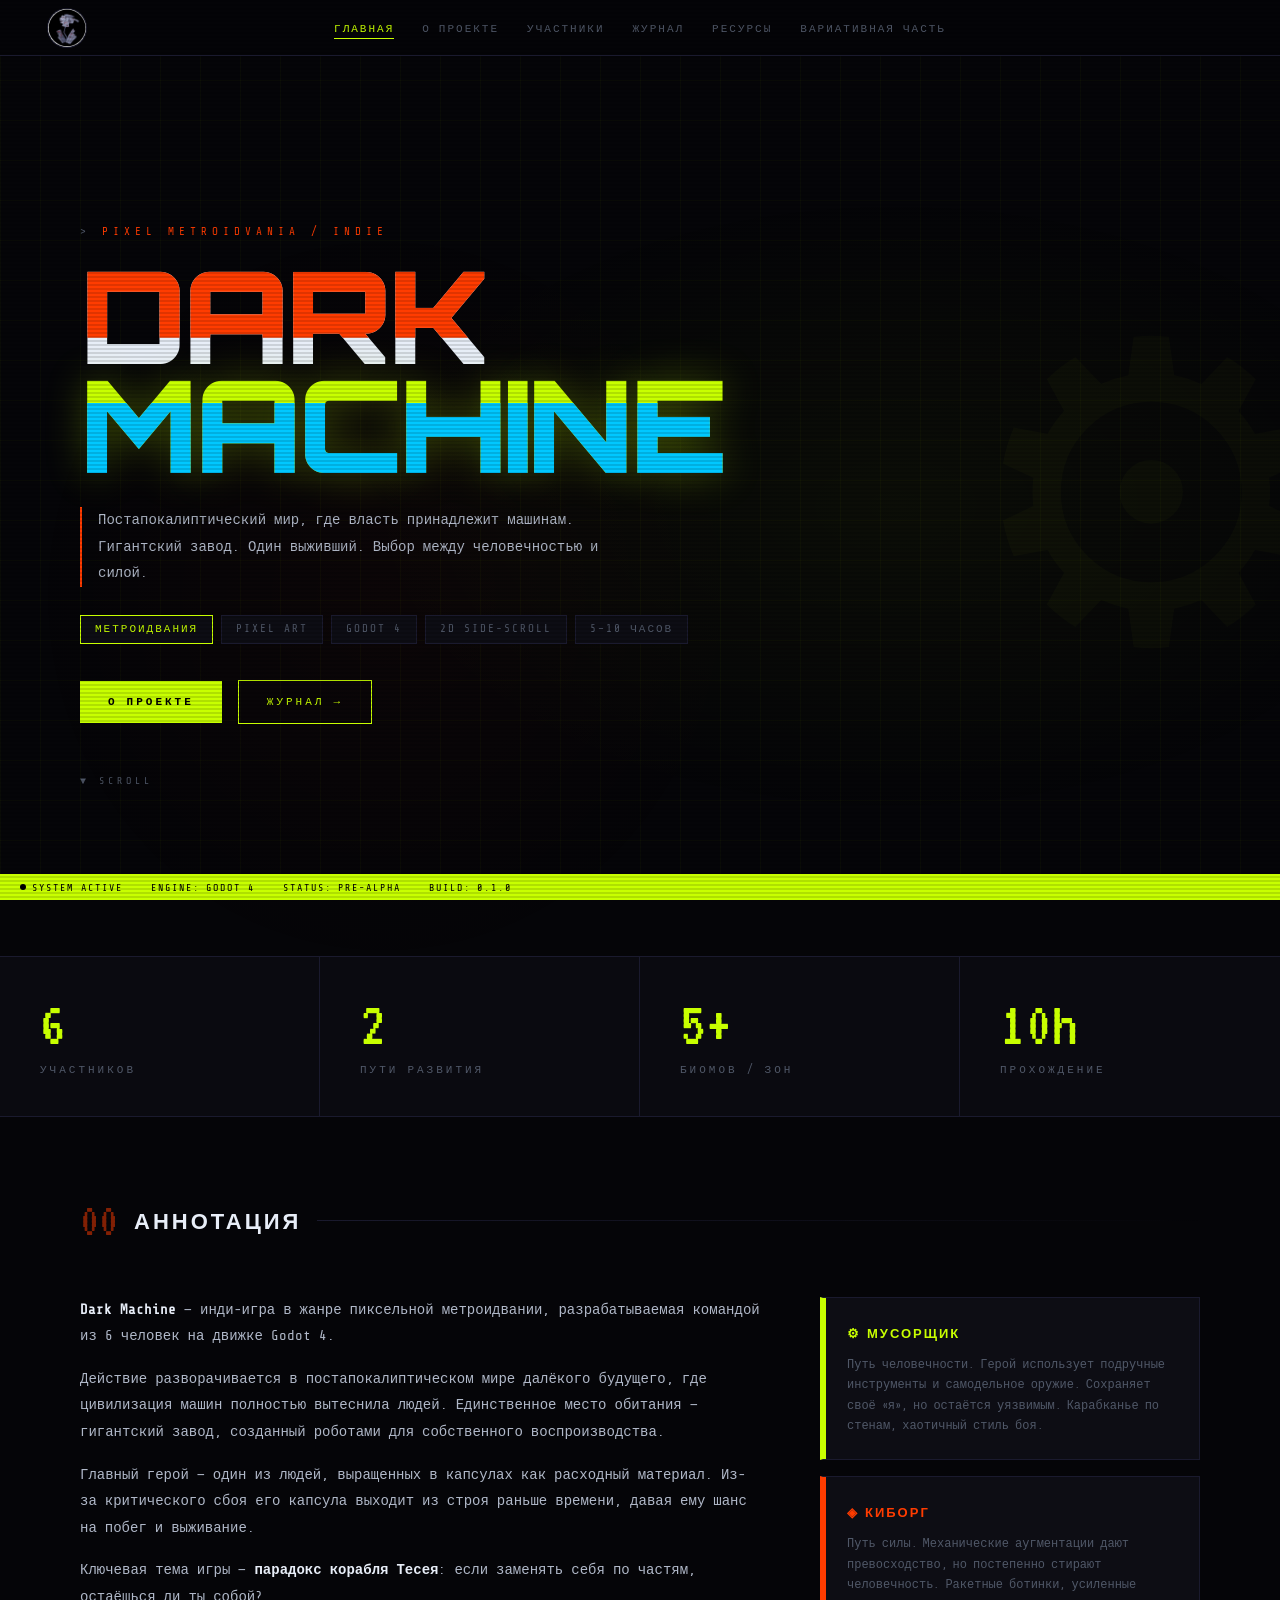
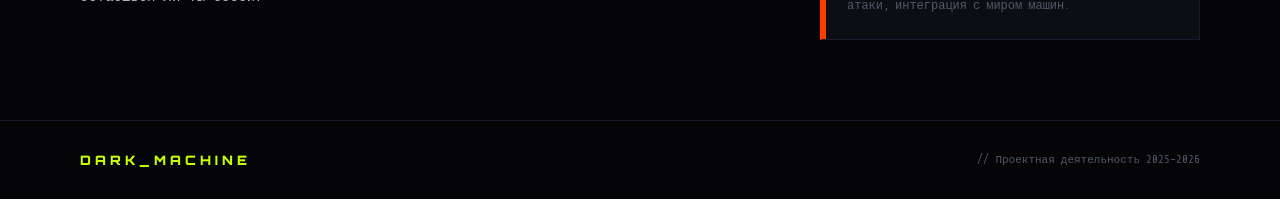
<file: site/index.html>
<!DOCTYPE html>
<html lang="ru">
<head>
  <meta charset="UTF-8"/>
  <meta name="viewport" content="width=device-width, initial-scale=1.0"/>
  <title>Dark Machine</title>
  <link rel="stylesheet" href="css/style.css">
</head>
<body>

<nav>
  <a class="nav-logo" href="index.html">
    <img src="images/logo.jpg" alt="Dark Machine Logo">
  </a>
  <ul>
    <li><a href="index.html" class="active">Главная</a></li>
    <li><a href="pages/about.html">О проекте</a></li>
    <li><a href="pages/members.html">Участники</a></li>
    <li><a href="pages/journal.html">Журнал</a></li>
    <li><a href="pages/resources.html">Ресурсы</a></li>
    <li><a href="pages/varpart.html">Вариативная часть</a></li>
  </ul>
</nav>

<div class="page">

  <div class="hero">
    <div class="hero-bg"></div>
    <div class="hero-gear">⚙</div>
    <div class="hero-content">
      <div class="hero-eyebrow fade">Pixel Metroidvania / Indie Game</div>

      <h1 class="hero-title glitch fade fade-1" data-text="DARK MACHINE">
        DARK
        <span class="line2">MACHINE</span>
      </h1>

      <p class="hero-sub fade fade-2">
        Постапокалиптический мир, где власть принадлежит машинам.
        Гигантский завод. Один выживший. Выбор между человечностью и силой.
      </p>

      <div class="hero-tags fade fade-3">
        <span class="tag green">Метроидвания</span>
        <span class="tag">Pixel Art</span>
        <span class="tag">Godot 4</span>
        <span class="tag">2D Side-scroll</span>
        <span class="tag">5–10 часов</span>
      </div>

      <div class="hero-cta fade fade-4">
        <a class="btn btn-primary" href="pages/about.html">О проекте</a>
        <a class="btn btn-secondary" href="pages/journal.html">Журнал →</a>
      </div>

      <div class="hero-scroll">▼ SCROLL</div>
    </div>
  </div>

  <div class="stats">
    <div class="stat"><div class="stat-num">6</div><div class="stat-label">Участников</div></div>
    <div class="stat"><div class="stat-num">2</div><div class="stat-label">Пути развития</div></div>
    <div class="stat"><div class="stat-num">5+</div><div class="stat-label">Биомов / Зон</div></div>
    <div class="stat"><div class="stat-num">10h</div><div class="stat-label">Прохождение</div></div>
  </div>

  <div class="synopsis">
    <div class="sec-header">
      <div class="sec-num">00</div>
      <div class="sec-title">Аннотация</div>
      <div class="sec-line"></div>
    </div>
    <div class="syn-grid">
      <div class="syn-text">
        <p><strong>Dark Machine</strong> — инди-игра в жанре пиксельной метроидвании, разрабатываемая командой из 6 человек на движке Godot 4.</p>
        <p>Действие разворачивается в постапокалиптическом мире далёкого будущего, где цивилизация машин полностью вытеснила людей. Единственное место обитания — гигантский завод, созданный роботами для собственного воспроизводства.</p>
        <p>Главный герой — один из людей, выращенных в капсулах как расходный материал. Из-за критического сбоя его капсула выходит из строя раньше времени, давая ему шанс на побег и выживание.</p>
        <p>Ключевая тема игры — <strong>парадокс корабля Тесея</strong>: если заменять себя по частям, остаёшься ли ты собой?</p>
      </div>
      <div class="paths">
        <div class="path-card scav">
          <div class="path-name">⚙ МУСОРЩИК</div>
          <div class="path-desc">Путь человечности. Герой использует подручные инструменты и самодельное оружие. Сохраняет своё «я», но остаётся уязвимым. Карабканье по стенам, хаотичный стиль боя.</div>
        </div>
        <div class="path-card cyborg">
          <div class="path-name">◈ КИБОРГ</div>
          <div class="path-desc">Путь силы. Механические аугментации дают превосходство, но постепенно стирают человечность. Ракетные ботинки, усиленные атаки, интеграция с миром машин.</div>
        </div>
      </div>
    </div>
  </div>

</div>

<footer>
  <div class="footer-logo">DARK_MACHINE</div>
  <div class="footer-copy">// Проектная деятельность 2025–2026</div>
</footer>

<div class="statusbar">
  <div class="sb-item"><span class="sb-dot"></span>SYSTEM ACTIVE</div>
  <div class="sb-item"><span>ENGINE:</span>GODOT 4</div>
  <div class="sb-item"><span>STATUS:</span>PRE-ALPHA</div>
  <div class="sb-item"><span>BUILD:</span>0.1.0</div>
</div>

<script src="js/main.js"></script>
</body>
</html>
</file>
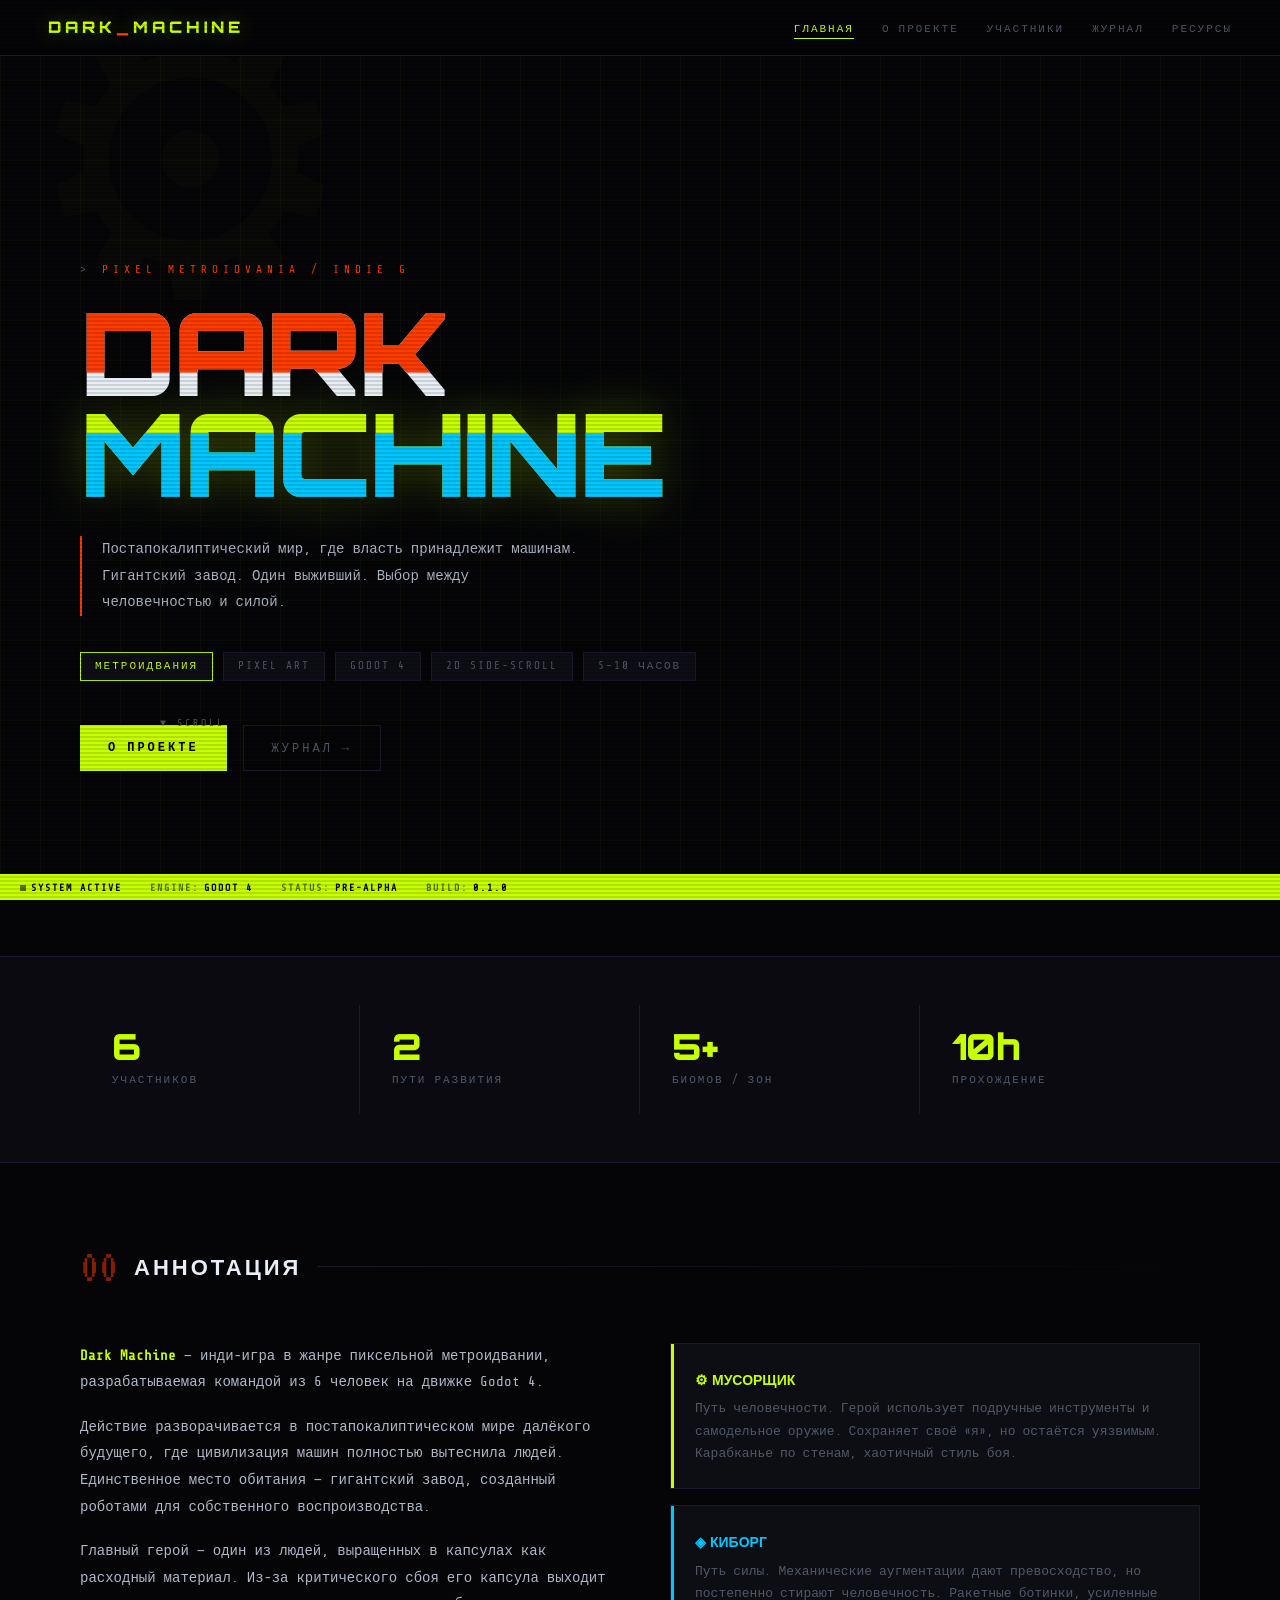
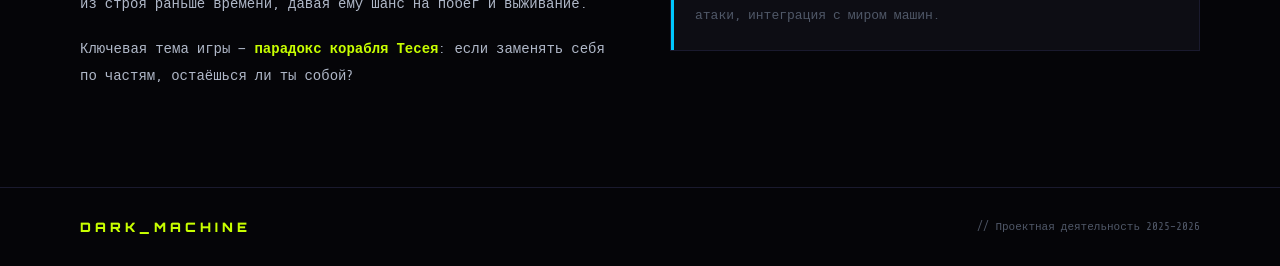
<file: site_backup/index.html>
<!DOCTYPE html>
<html lang="ru">
<head>
  <meta charset="UTF-8"/>
  <meta name="viewport" content="width=device-width, initial-scale=1.0"/>
  <title>Dark Machine</title>
  <link rel="stylesheet" href="css/style.css">
</head>
<body>

<nav>
  <a class="nav-logo" href="index.html">DARK<span>_</span>MACHINE</a>
  <ul>
    <li><a href="index.html" class="active">Главная</a></li>
    <li><a href="pages/about.html">О проекте</a></li>
    <li><a href="pages/members.html">Участники</a></li>
    <li><a href="pages/journal.html">Журнал</a></li>
    <li><a href="pages/resources.html">Ресурсы</a></li>
  </ul>
</nav>

<div class="page">

  <div class="hero">
    <div class="hero-bg"></div>
    <div class="hero-gear">⚙</div>
    <div class="hero-content">
      <div class="hero-eyebrow fade">Pixel Metroidvania / Indie Game</div>

      <h1 class="hero-title glitch fade fade-1" data-text="DARK MACHINE">
        DARK
        <span class="line2">MACHINE</span>
      </h1>

      <p class="hero-sub fade fade-2">
        Постапокалиптический мир, где власть принадлежит машинам.
        Гигантский завод. Один выживший. Выбор между человечностью и силой.
      </p>

      <div class="hero-tags fade fade-3">
        <span class="tag green">Метроидвания</span>
        <span class="tag">Pixel Art</span>
        <span class="tag">Godot 4</span>
        <span class="tag">2D Side-scroll</span>
        <span class="tag">5–10 часов</span>
      </div>

      <div class="hero-cta fade fade-4">
        <a class="btn btn-primary" href="pages/about.html">О проекте</a>
        <a class="btn btn-secondary" href="pages/journal.html">Журнал →</a>
      </div>

      <div class="hero-scroll">▼ SCROLL</div>
    </div>
  </div>

  <div class="stats">
    <div class="stat"><div class="stat-num">6</div><div class="stat-label">Участников</div></div>
    <div class="stat"><div class="stat-num">2</div><div class="stat-label">Пути развития</div></div>
    <div class="stat"><div class="stat-num">5+</div><div class="stat-label">Биомов / Зон</div></div>
    <div class="stat"><div class="stat-num">10h</div><div class="stat-label">Прохождение</div></div>
  </div>

  <div class="synopsis">
    <div class="sec-header">
      <div class="sec-num">00</div>
      <div class="sec-title">Аннотация</div>
      <div class="sec-line"></div>
    </div>
    <div class="syn-grid">
      <div class="syn-text">
        <p><strong>Dark Machine</strong> — инди-игра в жанре пиксельной метроидвании, разрабатываемая командой из 6 человек на движке Godot 4.</p>
        <p>Действие разворачивается в постапокалиптическом мире далёкого будущего, где цивилизация машин полностью вытеснила людей. Единственное место обитания — гигантский завод, созданный роботами для собственного воспроизводства.</p>
        <p>Главный герой — один из людей, выращенных в капсулах как расходный материал. Из-за критического сбоя его капсула выходит из строя раньше времени, давая ему шанс на побег и выживание.</p>
        <p>Ключевая тема игры — <strong>парадокс корабля Тесея</strong>: если заменять себя по частям, остаёшься ли ты собой?</p>
      </div>
      <div class="paths">
        <div class="path-card scav">
          <div class="path-name">⚙ МУСОРЩИК</div>
          <div class="path-desc">Путь человечности. Герой использует подручные инструменты и самодельное оружие. Сохраняет своё «я», но остаётся уязвимым. Карабканье по стенам, хаотичный стиль боя.</div>
        </div>
        <div class="path-card cyborg">
          <div class="path-name">◈ КИБОРГ</div>
          <div class="path-desc">Путь силы. Механические аугментации дают превосходство, но постепенно стирают человечность. Ракетные ботинки, усиленные атаки, интеграция с миром машин.</div>
        </div>
      </div>
    </div>
  </div>

</div>

<footer>
  <div class="footer-logo">DARK_MACHINE</div>
  <div class="footer-copy">// Проектная деятельность 2025–2026</div>
</footer>

<div class="statusbar">
  <div class="sb-item"><span class="sb-dot"></span>SYSTEM ACTIVE</div>
  <div class="sb-item"><span>ENGINE:</span>GODOT 4</div>
  <div class="sb-item"><span>STATUS:</span>PRE-ALPHA</div>
  <div class="sb-item"><span>BUILD:</span>0.1.0</div>
</div>

<script src="js/main.js"></script>
</body>
</html>
</file>
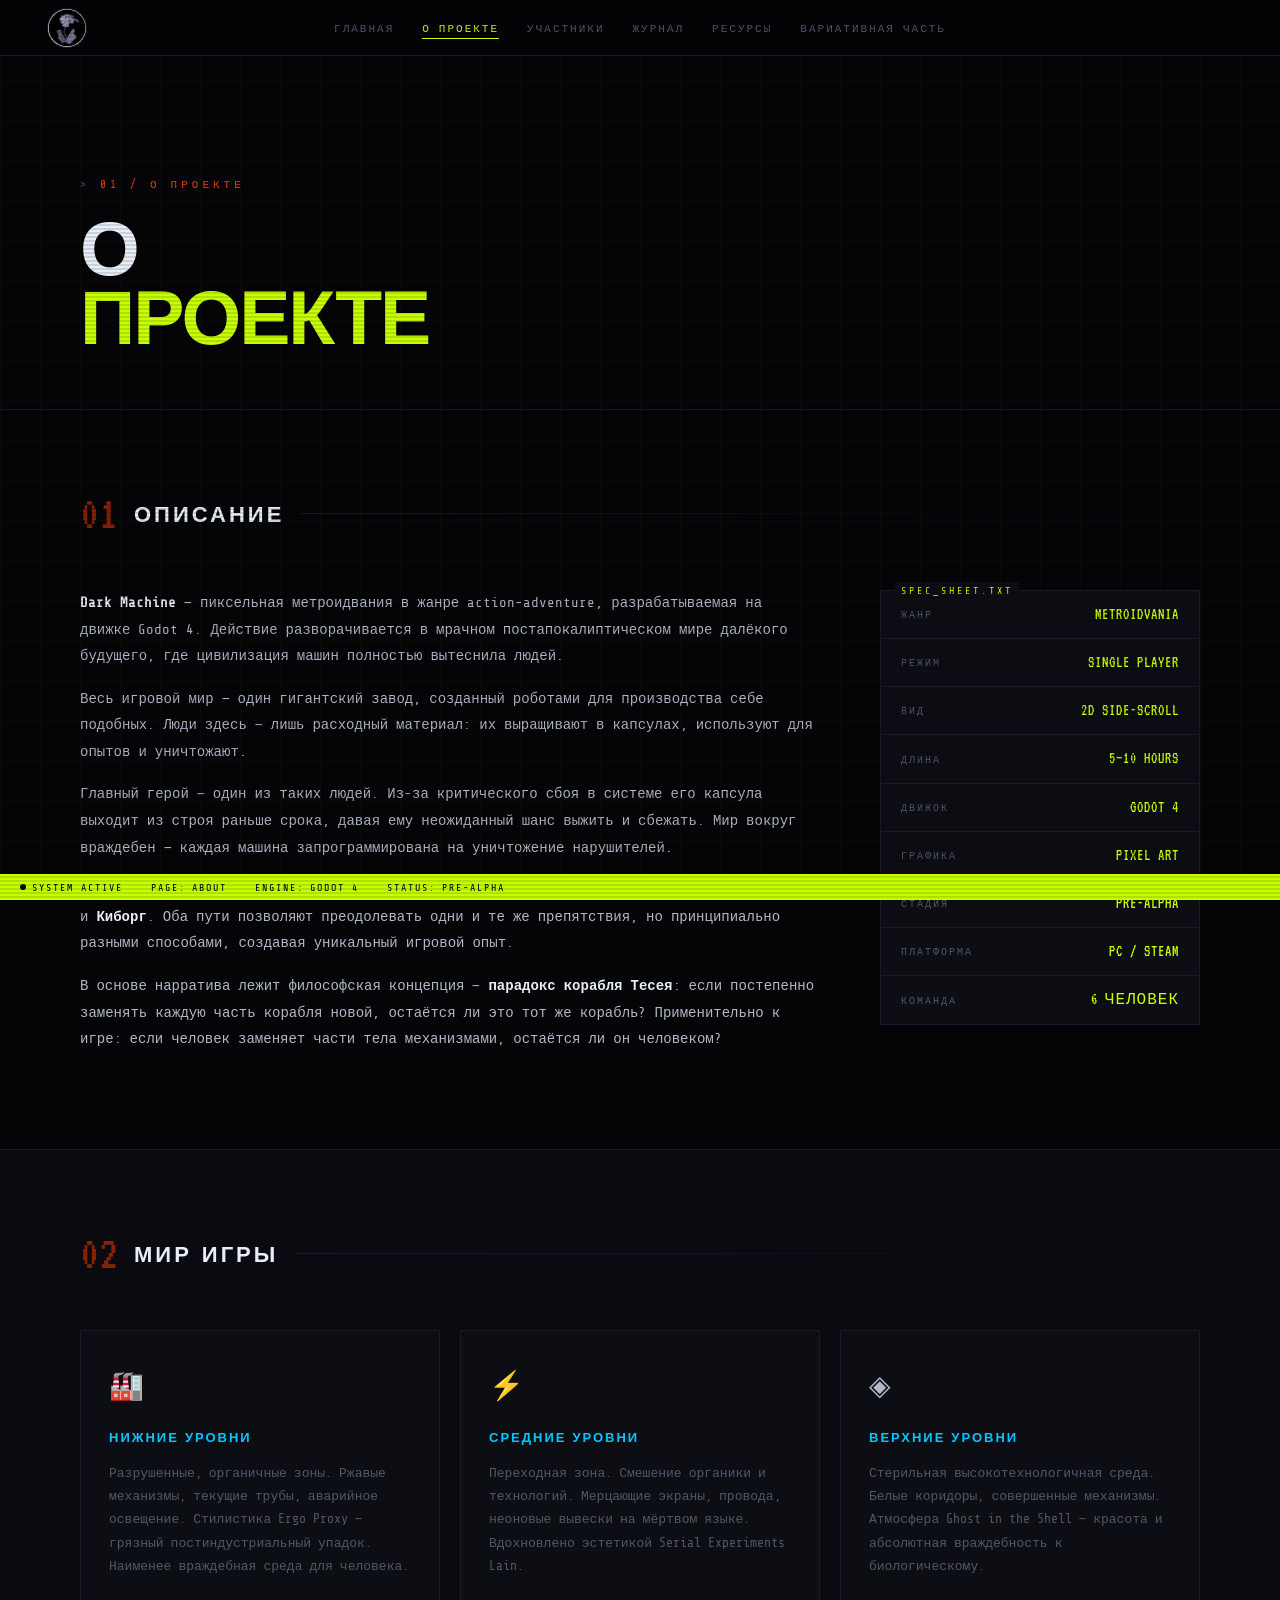
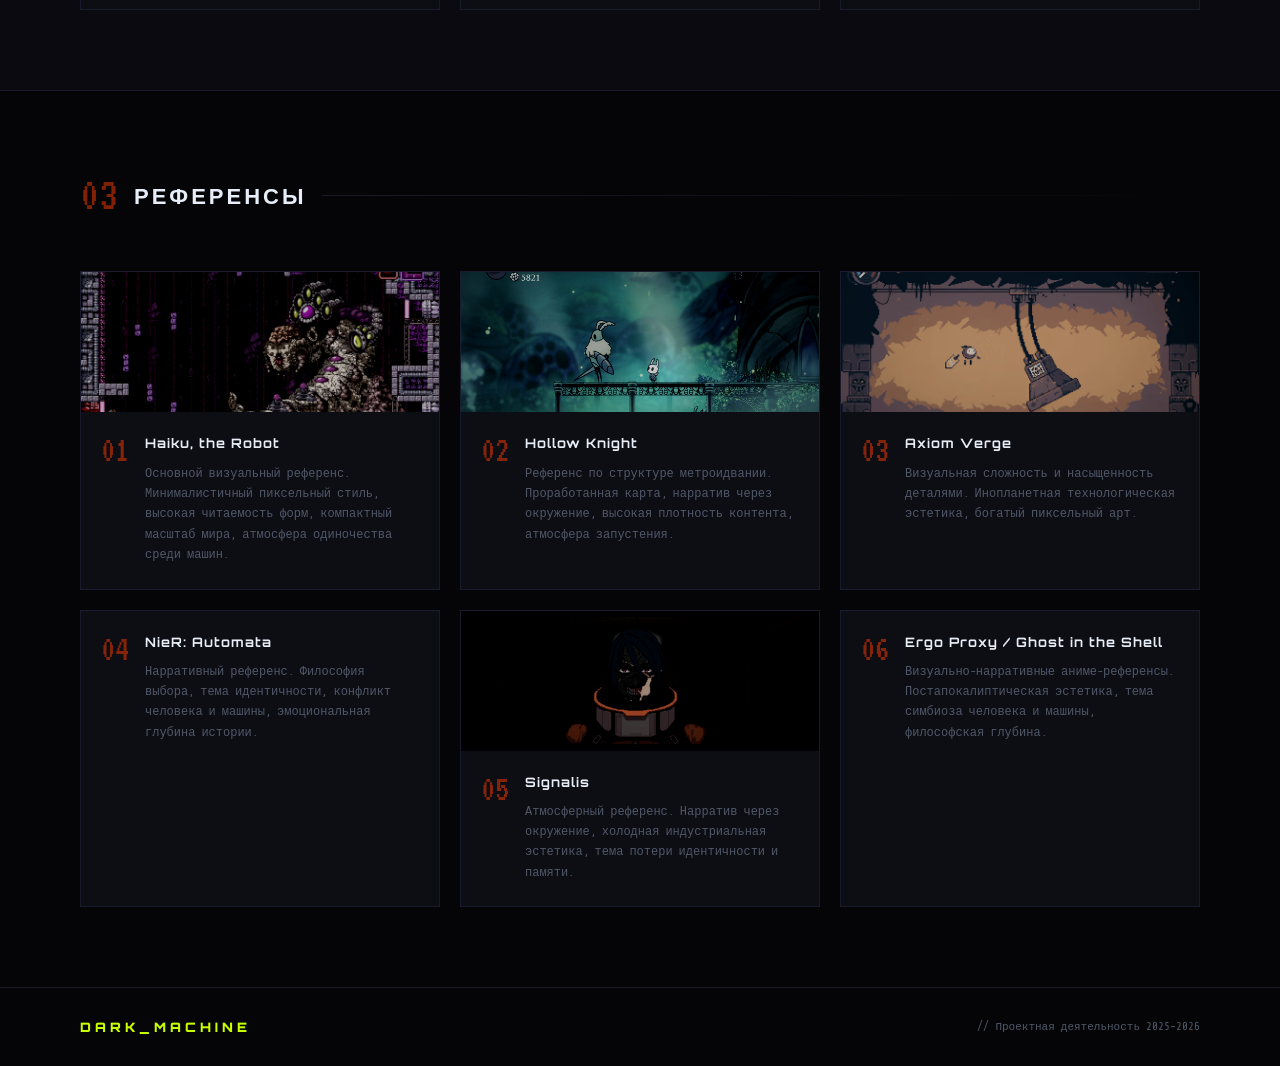
<file: site/pages/about.html>
<!DOCTYPE html>
<html lang="ru">
<head>
  <meta charset="UTF-8"/>
  <meta name="viewport" content="width=device-width, initial-scale=1.0"/>
  <title>Dark Machine — О проекте</title>
  <link rel="stylesheet" href="../css/style.css">
</head>
<body>

<nav>
  <a class="nav-logo" href="../index.html">
    <img src="../images/logo.jpg" alt="Dark Machine Logo">
  </a>
  <ul>
    <li><a href="../index.html">Главная</a></li>
    <li><a href="about.html" class="active">О проекте</a></li>
    <li><a href="members.html">Участники</a></li>
    <li><a href="journal.html">Журнал</a></li>
    <li><a href="resources.html">Ресурсы</a></li>
    <li><a href="varpart.html">Вариативная часть</a></li>
  </ul>
</nav>

<div class="page">

  <div class="page-hero">
    <div class="page-hero-label">01 / О проекте</div>
    <h1 class="fade">О<br><span>ПРОЕКТЕ</span></h1>
  </div>

  <section>
    <div class="sec-header">
      <div class="sec-num">01</div>
      <div class="sec-title">Описание</div>
      <div class="sec-line"></div>
    </div>
    <div class="about-main">
      <div class="about-text">
        <p><strong>Dark Machine</strong> — пиксельная метроидвания в жанре action-adventure, разрабатываемая на движке Godot 4. Действие разворачивается в мрачном постапокалиптическом мире далёкого будущего, где цивилизация машин полностью вытеснила людей.</p>
        <p>Весь игровой мир — один гигантский завод, созданный роботами для производства себе подобных. Люди здесь — лишь расходный материал: их выращивают в капсулах, используют для опытов и уничтожают.</p>
        <p>Главный герой — один из таких людей. Из-за критического сбоя в системе его капсула выходит из строя раньше срока, давая ему неожиданный шанс выжить и сбежать. Мир вокруг враждебен — каждая машина запрограммирована на уничтожение нарушителей.</p>
        <p>Ключевая механика игры — выбор между двумя взаимоисключающими путями развития: <strong>Мусорщик</strong> и <strong>Киборг</strong>. Оба пути позволяют преодолевать одни и те же препятствия, но принципиально разными способами, создавая уникальный игровой опыт.</p>
        <p>В основе нарратива лежит философская концепция — <strong>парадокс корабля Тесея</strong>: если постепенно заменять каждую часть корабля новой, остаётся ли это тот же корабль? Применительно к игре: если человек заменяет части тела механизмами, остаётся ли он человеком?</p>
      </div>
      <div class="specs-box">
        <div class="spec-row"><span class="spec-key">Жанр</span><span class="spec-val">METROIDVANIA</span></div>
        <div class="spec-row"><span class="spec-key">Режим</span><span class="spec-val">SINGLE PLAYER</span></div>
        <div class="spec-row"><span class="spec-key">Вид</span><span class="spec-val">2D SIDE-SCROLL</span></div>
        <div class="spec-row"><span class="spec-key">Длина</span><span class="spec-val">5–10 HOURS</span></div>
        <div class="spec-row"><span class="spec-key">Движок</span><span class="spec-val">GODOT 4</span></div>
        <div class="spec-row"><span class="spec-key">Графика</span><span class="spec-val">PIXEL ART</span></div>
        <div class="spec-row"><span class="spec-key">Стадия</span><span class="spec-val">PRE-ALPHA</span></div>
        <div class="spec-row"><span class="spec-key">Платформа</span><span class="spec-val">PC / STEAM</span></div>
        <div class="spec-row"><span class="spec-key">Команда</span><span class="spec-val">6 ЧЕЛОВЕК</span></div>
      </div>
    </div>
  </section>

  <section class="dark">
    <div class="sec-header">
      <div class="sec-num">02</div>
      <div class="sec-title">Мир игры</div>
      <div class="sec-line"></div>
    </div>
    <div class="lore-grid">
      <div class="lore-card">
        <div class="lore-icon">🏭</div>
        <div class="lore-title">НИЖНИЕ УРОВНИ</div>
        <div class="lore-text">Разрушенные, органичные зоны. Ржавые механизмы, текущие трубы, аварийное освещение. Стилистика Ergo Proxy — грязный постиндустриальный упадок. Наименее враждебная среда для человека.</div>
      </div>
      <div class="lore-card">
        <div class="lore-icon">⚡</div>
        <div class="lore-title">СРЕДНИЕ УРОВНИ</div>
        <div class="lore-text">Переходная зона. Смешение органики и технологий. Мерцающие экраны, провода, неоновые вывески на мёртвом языке. Вдохновлено эстетикой Serial Experiments Lain.</div>
      </div>
      <div class="lore-card">
        <div class="lore-icon">◈</div>
        <div class="lore-title">ВЕРХНИЕ УРОВНИ</div>
        <div class="lore-text">Стерильная высокотехнологичная среда. Белые коридоры, совершенные механизмы. Атмосфера Ghost in the Shell — красота и абсолютная враждебность к биологическому.</div>
      </div>
    </div>
  </section>

  <section>
    <div class="sec-header">
      <div class="sec-num">03</div>
      <div class="sec-title">Референсы</div>
      <div class="sec-line"></div>
    </div>
    <div class="refs-grid">

      <div class="ref-card">
        <img class="ref-img" src="../images/haiku.avif" alt="Haiku the Robot screenshot">
        <div class="ref-body">
          <div class="ref-num">01</div>
          <div>
            <div class="ref-title">Haiku, the Robot</div>
            <div class="ref-desc">Основной визуальный референс. Минималистичный пиксельный стиль, высокая читаемость форм, компактный масштаб мира, атмосфера одиночества среди машин.</div>
          </div>
        </div>
      </div>

      <div class="ref-card">
        <img class="ref-img" src="../images/hollow-knight.jpg" alt="Hollow Knight screenshot">
        <div class="ref-body">
          <div class="ref-num">02</div>
          <div>
            <div class="ref-title">Hollow Knight</div>
            <div class="ref-desc">Референс по структуре метроидвании. Проработанная карта, нарратив через окружение, высокая плотность контента, атмосфера запустения.</div>
          </div>
        </div>
      </div>

      <div class="ref-card">
        <img class="ref-img" src="../images/axiom-verge.avif" alt="Axiom Verge screenshot">
        <div class="ref-body">
          <div class="ref-num">03</div>
          <div>
            <div class="ref-title">Axiom Verge</div>
            <div class="ref-desc">Визуальная сложность и насыщенность деталями. Инопланетная технологическая эстетика, богатый пиксельный арт.</div>
          </div>
        </div>
      </div>

      <div class="ref-card">
        <div class="ref-body">
          <div class="ref-num">04</div>
          <div>
            <div class="ref-title">NieR: Automata</div>
            <div class="ref-desc">Нарративный референс. Философия выбора, тема идентичности, конфликт человека и машины, эмоциональная глубина истории.</div>
          </div>
        </div>
      </div>

      <div class="ref-card">
        <img class="ref-img" src="../images/signalis.jpg" alt="Signalis screenshot">
        <div class="ref-body">
          <div class="ref-num">05</div>
          <div>
            <div class="ref-title">Signalis</div>
            <div class="ref-desc">Атмосферный референс. Нарратив через окружение, холодная индустриальная эстетика, тема потери идентичности и памяти.</div>
          </div>
        </div>
      </div>

      <div class="ref-card">
        <div class="ref-body">
          <div class="ref-num">06</div>
          <div>
            <div class="ref-title">Ergo Proxy / Ghost in the Shell</div>
            <div class="ref-desc">Визуально-нарративные аниме-референсы. Постапокалиптическая эстетика, тема симбиоза человека и машины, философская глубина.</div>
          </div>
        </div>
      </div>

    </div>
  </section>

</div>

<footer>
  <div class="footer-logo">DARK_MACHINE</div>
  <div class="footer-copy">// Проектная деятельность 2025–2026</div>
</footer>

<div class="statusbar">
  <div class="sb-item"><span class="sb-dot"></span>SYSTEM ACTIVE</div>
  <div class="sb-item"><span>PAGE:</span>ABOUT</div>
  <div class="sb-item"><span>ENGINE:</span>GODOT 4</div>
  <div class="sb-item"><span>STATUS:</span>PRE-ALPHA</div>
</div>

<script src="../js/main.js"></script>
</body>
</html>
</file>
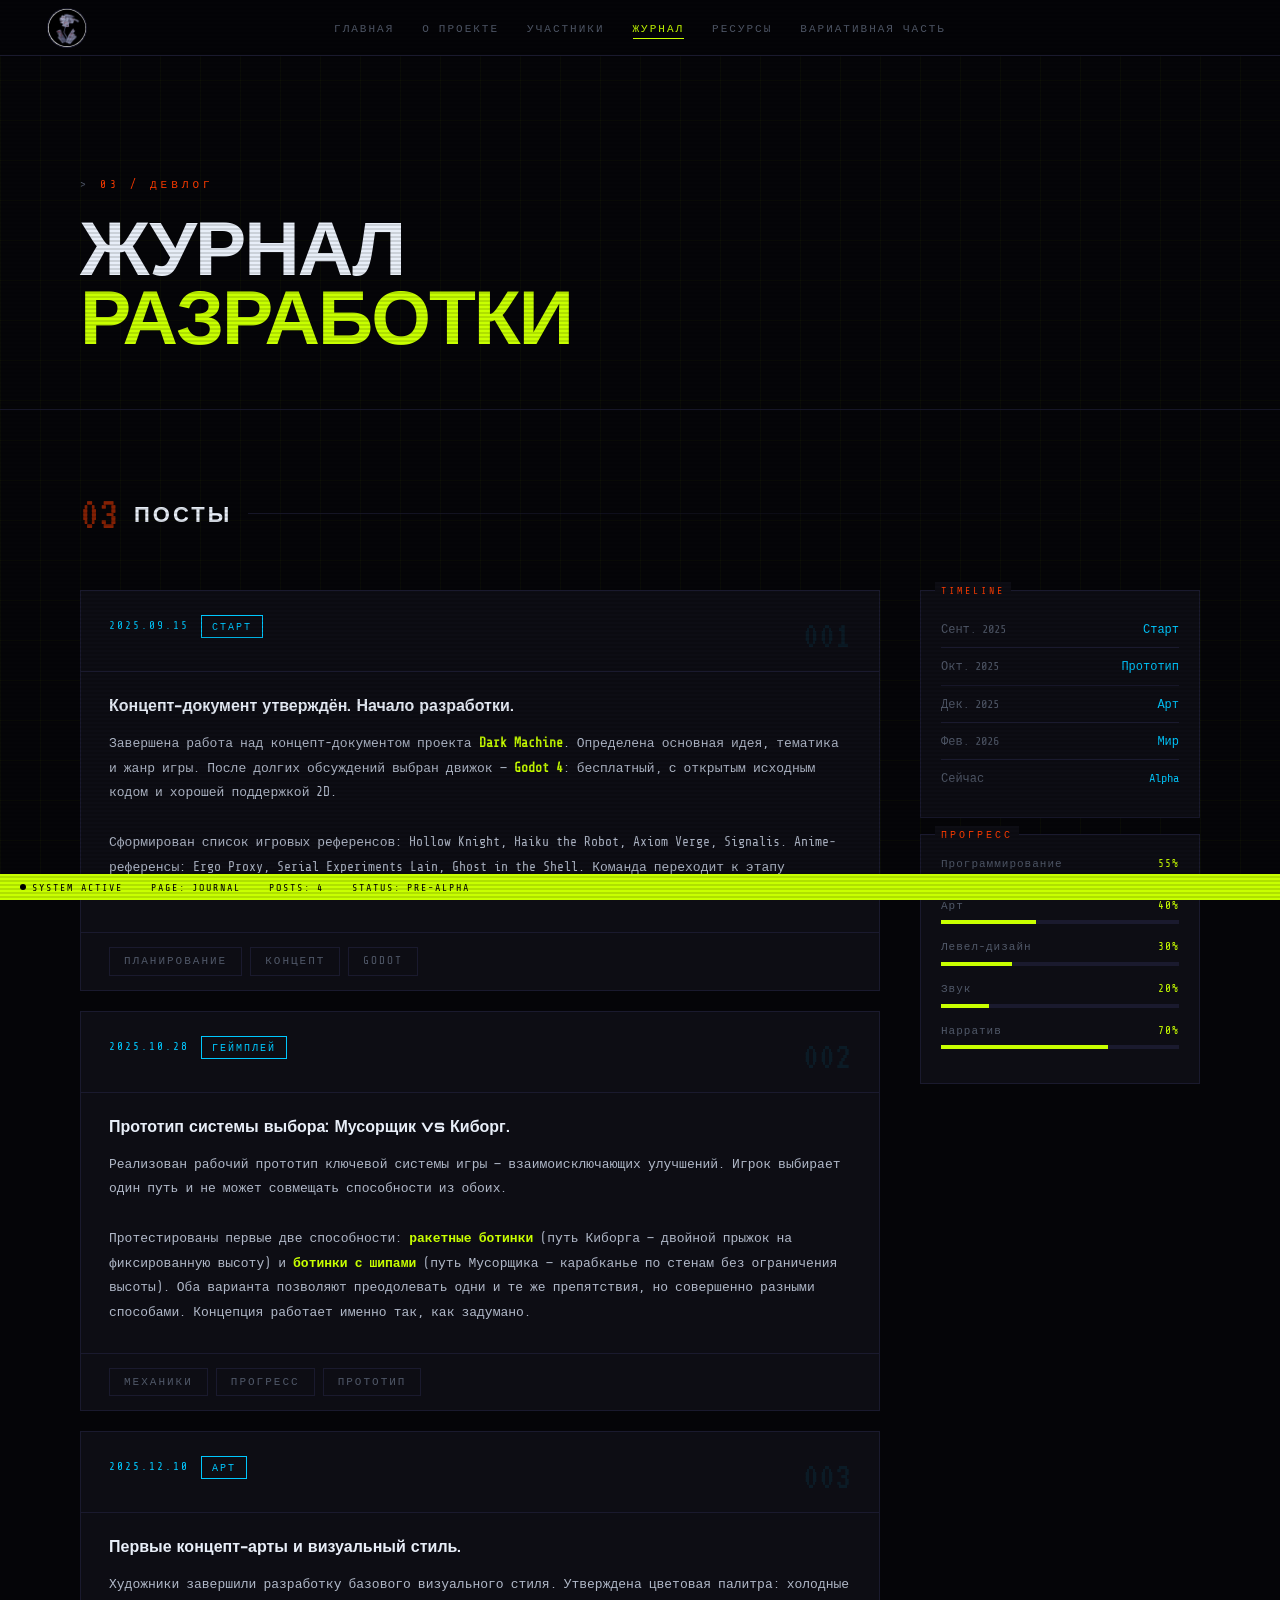
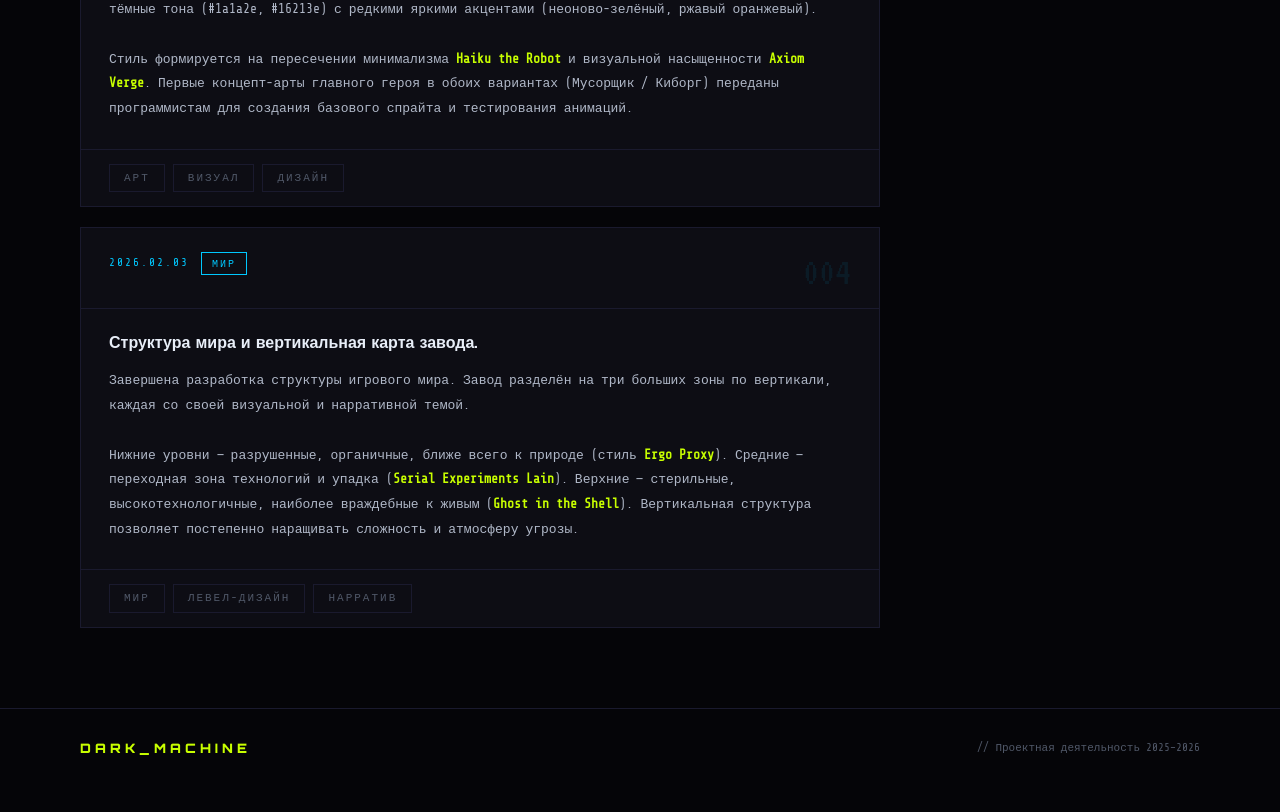
<file: site/pages/journal.html>
<!DOCTYPE html>
<html lang="ru">
<head>
  <meta charset="UTF-8"/>
  <meta name="viewport" content="width=device-width, initial-scale=1.0"/>
  <title>Dark Machine — Журнал</title>
  <link rel="stylesheet" href="../css/style.css">
</head>
<body>

<nav>
  <a class="nav-logo" href="../index.html">
    <img src="../images/logo.jpg" alt="Dark Machine Logo">
  </a>
  <ul>
    <li><a href="../index.html">Главная</a></li>
    <li><a href="about.html">О проекте</a></li>
    <li><a href="members.html">Участники</a></li>
    <li><a href="journal.html" class="active">Журнал</a></li>
    <li><a href="resources.html">Ресурсы</a></li>
    <li><a href="varpart.html">Вариативная часть</a></li>
  </ul>
</nav>

<div class="page">

  <div class="page-hero">
    <div class="page-hero-label">03 / Девлог</div>
    <h1 class="fade">ЖУРНАЛ<br><span>РАЗРАБОТКИ</span></h1>
  </div>

  <section>
    <div class="sec-header">
      <div class="sec-num">03</div>
      <div class="sec-title">Посты</div>
      <div class="sec-line"></div>
    </div>

    <div class="journal-layout">

      <div class="posts-list">

        <div class="post">
          <div class="post-accent-line"></div>
          <div class="post-head">
            <div class="post-meta">
              <span class="post-date">2025.09.15</span>
              <span class="post-tag">СТАРТ</span>
            </div>
            <div class="post-num">001</div>
          </div>
          <div class="post-body">
            <div class="post-title">Концепт-документ утверждён. Начало разработки.</div>
            <div class="post-text">
              <p>Завершена работа над концепт-документом проекта <strong>Dark Machine</strong>. Определена основная идея, тематика и жанр игры. После долгих обсуждений выбран движок — <strong>Godot 4</strong>: бесплатный, с открытым исходным кодом и хорошей поддержкой 2D.</p>
              <br>
              <p>Сформирован список игровых референсов: Hollow Knight, Haiku the Robot, Axiom Verge, Signalis. Anime-референсы: Ergo Proxy, Serial Experiments Lain, Ghost in the Shell. Команда переходит к этапу предпроизводства — написанию детального дизайн-документа и разработке базовых механик.</p>
            </div>
          </div>
          <div class="post-footer">
            <span class="tag">Планирование</span>
            <span class="tag">Концепт</span>
            <span class="tag">Godot</span>
          </div>
        </div>

        <div class="post">
          <div class="post-accent-line"></div>
          <div class="post-head">
            <div class="post-meta">
              <span class="post-date">2025.10.28</span>
              <span class="post-tag">ГЕЙМПЛЕЙ</span>
            </div>
            <div class="post-num">002</div>
          </div>
          <div class="post-body">
            <div class="post-title">Прототип системы выбора: Мусорщик vs Киборг.</div>
            <div class="post-text">
              <p>Реализован рабочий прототип ключевой системы игры — взаимоисключающих улучшений. Игрок выбирает один путь и не может совмещать способности из обоих.</p>
              <br>
              <p>Протестированы первые две способности: <strong>ракетные ботинки</strong> (путь Киборга — двойной прыжок на фиксированную высоту) и <strong>ботинки с шипами</strong> (путь Мусорщика — карабканье по стенам без ограничения высоты). Оба варианта позволяют преодолевать одни и те же препятствия, но совершенно разными способами. Концепция работает именно так, как задумано.</p>
            </div>
          </div>
          <div class="post-footer">
            <span class="tag">Механики</span>
            <span class="tag">Прогресс</span>
            <span class="tag">Прототип</span>
          </div>
        </div>

        <div class="post">
          <div class="post-accent-line"></div>
          <div class="post-head">
            <div class="post-meta">
              <span class="post-date">2025.12.10</span>
              <span class="post-tag">АРТ</span>
            </div>
            <div class="post-num">003</div>
          </div>
          <div class="post-body">
            <div class="post-title">Первые концепт-арты и визуальный стиль.</div>
            <div class="post-text">
              <p>Художники завершили разработку базового визуального стиля. Утверждена цветовая палитра: холодные тёмные тона (#1a1a2e, #16213e) с редкими яркими акцентами (неоново-зелёный, ржавый оранжевый).</p>
              <br>
              <p>Стиль формируется на пересечении минимализма <strong>Haiku the Robot</strong> и визуальной насыщенности <strong>Axiom Verge</strong>. Первые концепт-арты главного героя в обоих вариантах (Мусорщик / Киборг) переданы программистам для создания базового спрайта и тестирования анимаций.</p>
            </div>
          </div>
          <div class="post-footer">
            <span class="tag">Арт</span>
            <span class="tag">Визуал</span>
            <span class="tag">Дизайн</span>
          </div>
        </div>

        <div class="post">
          <div class="post-accent-line"></div>
          <div class="post-head">
            <div class="post-meta">
              <span class="post-date">2026.02.03</span>
              <span class="post-tag">МИР</span>
            </div>
            <div class="post-num">004</div>
          </div>
          <div class="post-body">
            <div class="post-title">Структура мира и вертикальная карта завода.</div>
            <div class="post-text">
              <p>Завершена разработка структуры игрового мира. Завод разделён на три больших зоны по вертикали, каждая со своей визуальной и нарративной темой.</p>
              <br>
              <p>Нижние уровни — разрушенные, органичные, ближе всего к природе (стиль <strong>Ergo Proxy</strong>). Средние — переходная зона технологий и упадка (<strong>Serial Experiments Lain</strong>). Верхние — стерильные, высокотехнологичные, наиболее враждебные к живым (<strong>Ghost in the Shell</strong>). Вертикальная структура позволяет постепенно наращивать сложность и атмосферу угрозы.</p>
            </div>
          </div>
          <div class="post-footer">
            <span class="tag">Мир</span>
            <span class="tag">Левел-дизайн</span>
            <span class="tag">Нарратив</span>
          </div>
        </div>

      </div>

      <div class="sidebar">
        <div class="sidebar-box" data-label="TIMELINE">
          <ul>
            <li>Сент. 2025 <span>Старт</span></li>
            <li>Окт. 2025 <span>Прототип</span></li>
            <li>Дек. 2025 <span>Арт</span></li>
            <li>Фев. 2026 <span>Мир</span></li>
            <li>Сейчас <span>Alpha</span></li>
          </ul>
        </div>

        <div class="sidebar-box" data-label="ПРОГРЕСС">
          <div class="progress-bar-wrap">
            <div class="progress-item">
              <div class="progress-label">Программирование <span>55%</span></div>
              <div class="progress-track"><div class="progress-fill" style="width:55%"></div></div>
            </div>
            <div class="progress-item">
              <div class="progress-label">Арт <span>40%</span></div>
              <div class="progress-track"><div class="progress-fill" style="width:40%"></div></div>
            </div>
            <div class="progress-item">
              <div class="progress-label">Левел-дизайн <span>30%</span></div>
              <div class="progress-track"><div class="progress-fill" style="width:30%"></div></div>
            </div>
            <div class="progress-item">
              <div class="progress-label">Звук <span>20%</span></div>
              <div class="progress-track"><div class="progress-fill" style="width:20%"></div></div>
            </div>
            <div class="progress-item">
              <div class="progress-label">Нарратив <span>70%</span></div>
              <div class="progress-track"><div class="progress-fill" style="width:70%"></div></div>
            </div>
          </div>
        </div>
      </div>

    </div>
  </section>

</div>

<footer>
  <div class="footer-logo">DARK_MACHINE</div>
  <div class="footer-copy">// Проектная деятельность 2025–2026</div>
</footer>

<div class="statusbar">
  <div class="sb-item"><span class="sb-dot"></span>SYSTEM ACTIVE</div>
  <div class="sb-item"><span>PAGE:</span>JOURNAL</div>
  <div class="sb-item"><span>POSTS:</span>4</div>
  <div class="sb-item"><span>STATUS:</span>PRE-ALPHA</div>
</div>

<script src="../js/main.js"></script>
</body>
</html>
</file>
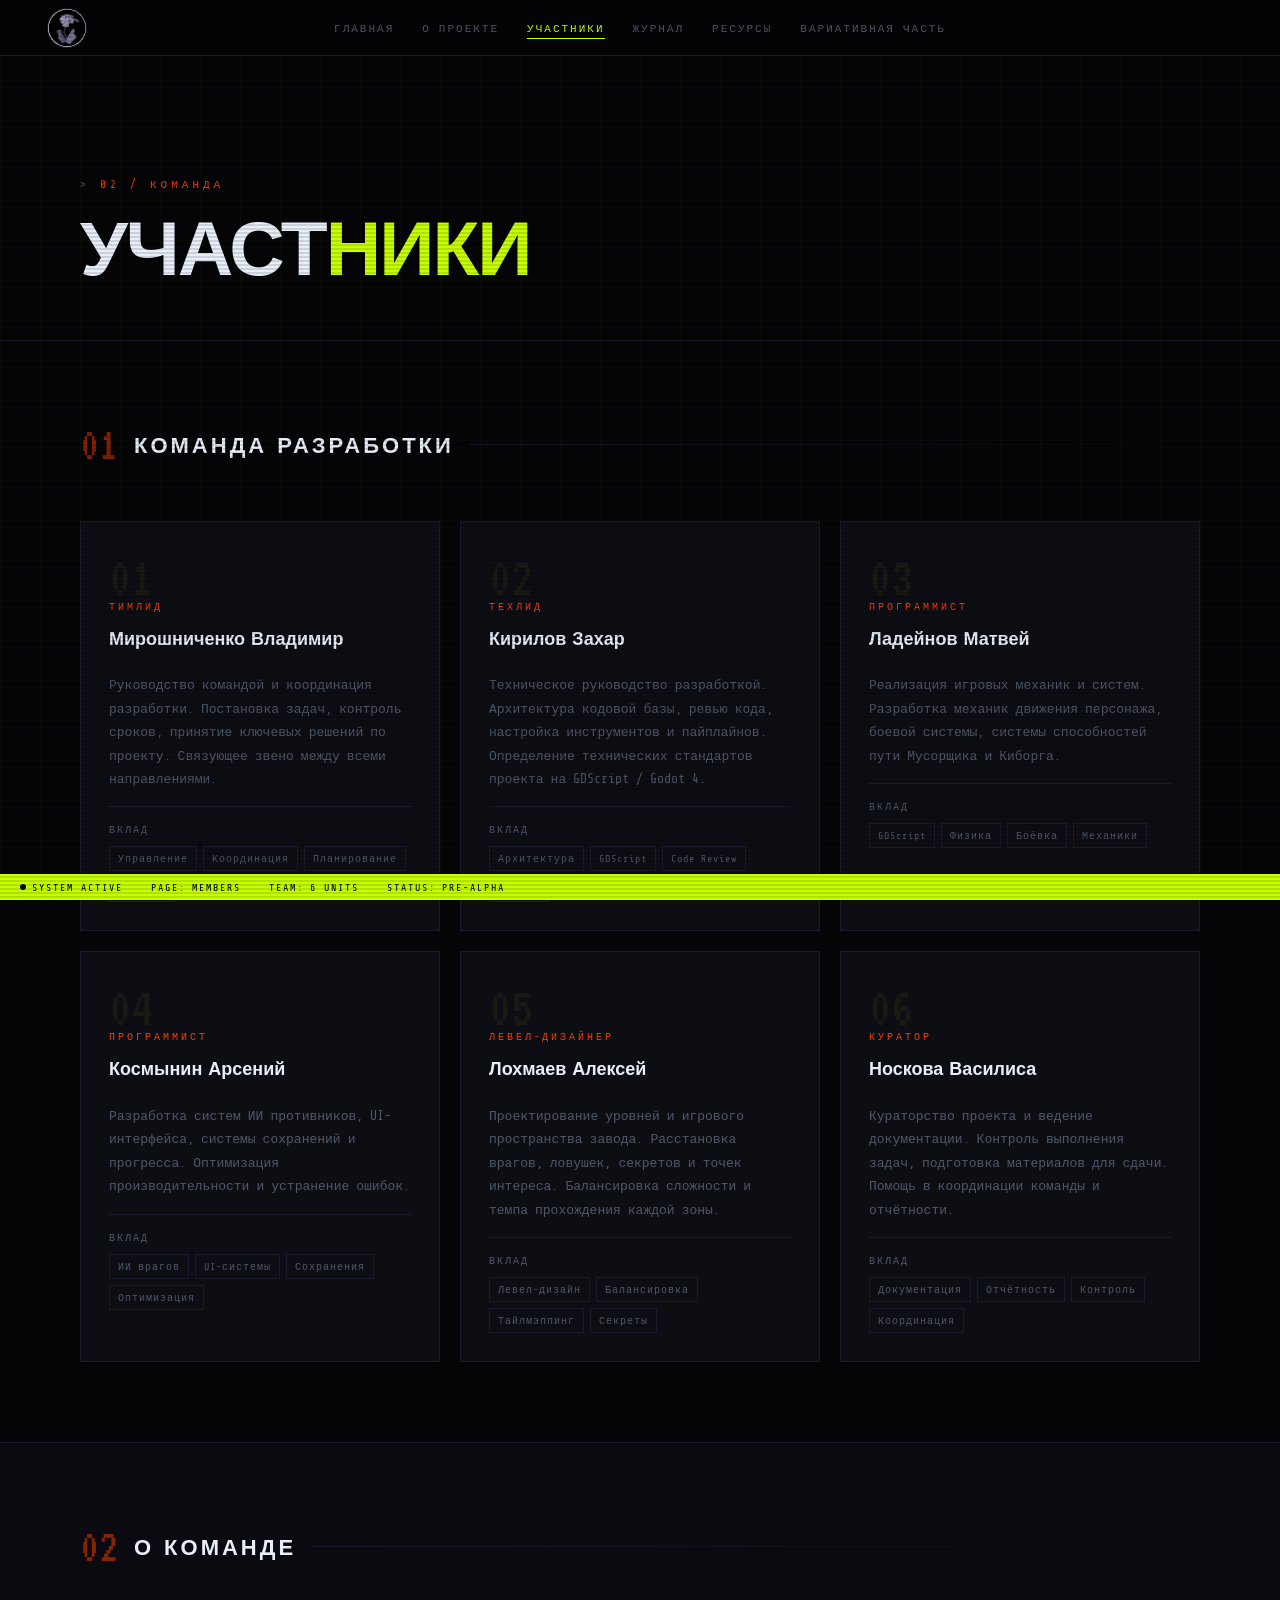
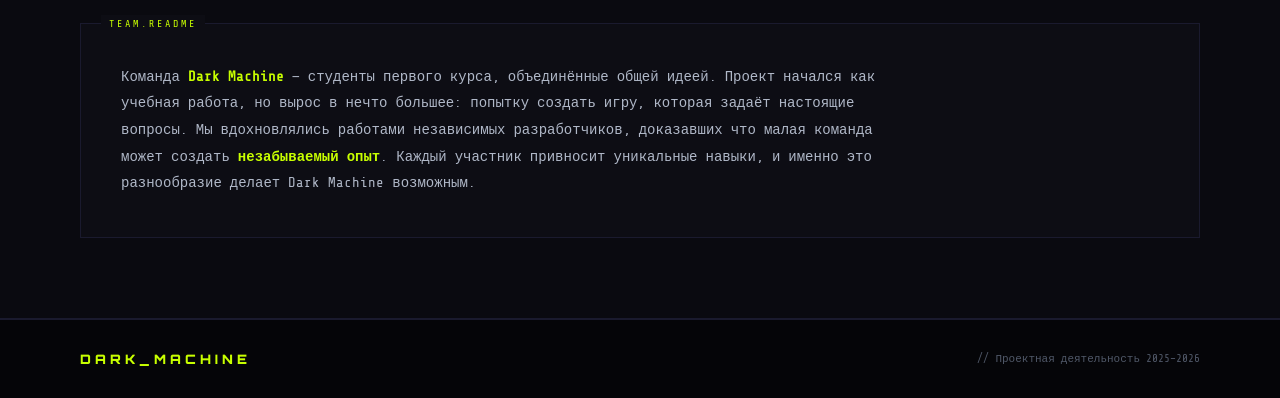
<file: site/pages/members.html>
<!DOCTYPE html>
<html lang="ru">
<head>
  <meta charset="UTF-8"/>
  <meta name="viewport" content="width=device-width, initial-scale=1.0"/>
  <title>Dark Machine — Участники</title>
  <link rel="stylesheet" href="../css/style.css">
</head>
<body>

<nav>
  <a class="nav-logo" href="../index.html">
    <img src="../images/logo.jpg" alt="Dark Machine Logo">
  </a>
  <ul>
    <li><a href="../index.html">Главная</a></li>
    <li><a href="about.html">О проекте</a></li>
    <li><a href="members.html" class="active">Участники</a></li>
    <li><a href="journal.html">Журнал</a></li>
    <li><a href="resources.html">Ресурсы</a></li>
    <li><a href="varpart.html">Вариативная часть</a></li>
  </ul>
</nav>

<div class="page">

  <div class="page-hero">
    <div class="page-hero-label">02 / Команда</div>
    <h1 class="fade">УЧАСТ<span>НИКИ</span></h1>
  </div>

  <section>
    <div class="sec-header">
      <div class="sec-num">01</div>
      <div class="sec-title">Команда разработки</div>
      <div class="sec-line"></div>
    </div>

    <div class="members-grid">

      <div class="member-card">
        <div class="member-head">
          <div class="member-id">01</div>
          <div class="member-role">Тимлид</div>
          <div class="member-name">Мирошниченко Владимир</div>
        </div>
        <div class="member-body">
          <div class="member-desc">Руководство командой и координация разработки. Постановка задач, контроль сроков, принятие ключевых решений по проекту. Связующее звено между всеми направлениями.</div>
          <div class="member-contrib">
            <div class="contrib-label">Вклад</div>
            <div class="contrib-items">
              <span class="contrib-tag">Управление</span>
              <span class="contrib-tag">Координация</span>
              <span class="contrib-tag">Планирование</span>
              <span class="contrib-tag">Решения</span>
            </div>
          </div>
        </div>
      </div>

      <div class="member-card">
        <div class="member-head">
          <div class="member-id">02</div>
          <div class="member-role">Техлид</div>
          <div class="member-name">Кирилов Захар</div>
        </div>
        <div class="member-body">
          <div class="member-desc">Техническое руководство разработкой. Архитектура кодовой базы, ревью кода, настройка инструментов и пайплайнов. Определение технических стандартов проекта на GDScript / Godot 4.</div>
          <div class="member-contrib">
            <div class="contrib-label">Вклад</div>
            <div class="contrib-items">
              <span class="contrib-tag">Архитектура</span>
              <span class="contrib-tag">GDScript</span>
              <span class="contrib-tag">Code Review</span>
              <span class="contrib-tag">Godot 4</span>
            </div>
          </div>
        </div>
      </div>

      <div class="member-card">
        <div class="member-head">
          <div class="member-id">03</div>
          <div class="member-role">Программист</div>
          <div class="member-name">Ладейнов Матвей</div>
        </div>
        <div class="member-body">
          <div class="member-desc">Реализация игровых механик и систем. Разработка механик движения персонажа, боевой системы, системы способностей пути Мусорщика и Киборга.</div>
          <div class="member-contrib">
            <div class="contrib-label">Вклад</div>
            <div class="contrib-items">
              <span class="contrib-tag">GDScript</span>
              <span class="contrib-tag">Физика</span>
              <span class="contrib-tag">Боёвка</span>
              <span class="contrib-tag">Механики</span>
            </div>
          </div>
        </div>
      </div>

      <div class="member-card">
        <div class="member-head">
          <div class="member-id">04</div>
          <div class="member-role">Программист</div>
          <div class="member-name">Космынин Арсений</div>
        </div>
        <div class="member-body">
          <div class="member-desc">Разработка систем ИИ противников, UI-интерфейса, системы сохранений и прогресса. Оптимизация производительности и устранение ошибок.</div>
          <div class="member-contrib">
            <div class="contrib-label">Вклад</div>
            <div class="contrib-items">
              <span class="contrib-tag">ИИ врагов</span>
              <span class="contrib-tag">UI-системы</span>
              <span class="contrib-tag">Сохранения</span>
              <span class="contrib-tag">Оптимизация</span>
            </div>
          </div>
        </div>
      </div>

      <div class="member-card">
        <div class="member-head">
          <div class="member-id">05</div>
          <div class="member-role">Левел-дизайнер</div>
          <div class="member-name">Лохмаев Алексей</div>
        </div>
        <div class="member-body">
          <div class="member-desc">Проектирование уровней и игрового пространства завода. Расстановка врагов, ловушек, секретов и точек интереса. Балансировка сложности и темпа прохождения каждой зоны.</div>
          <div class="member-contrib">
            <div class="contrib-label">Вклад</div>
            <div class="contrib-items">
              <span class="contrib-tag">Левел-дизайн</span>
              <span class="contrib-tag">Балансировка</span>
              <span class="contrib-tag">Тайлмэппинг</span>
              <span class="contrib-tag">Секреты</span>
            </div>
          </div>
        </div>
      </div>

      <div class="member-card">
        <div class="member-head">
          <div class="member-id">06</div>
          <div class="member-role">Куратор</div>
          <div class="member-name">Носкова Василиса</div>
        </div>
        <div class="member-body">
          <div class="member-desc">Кураторство проекта и ведение документации. Контроль выполнения задач, подготовка материалов для сдачи. Помощь в координации команды и отчётности.</div>
          <div class="member-contrib">
            <div class="contrib-label">Вклад</div>
            <div class="contrib-items">
              <span class="contrib-tag">Документация</span>
              <span class="contrib-tag">Отчётность</span>
              <span class="contrib-tag">Контроль</span>
              <span class="contrib-tag">Координация</span>
            </div>
          </div>
        </div>
      </div>

    </div>
  </section>

  <section class="dark">
    <div class="sec-header">
      <div class="sec-num">02</div>
      <div class="sec-title">О команде</div>
      <div class="sec-line"></div>
    </div>
    <div class="philosophy">
      <p>Команда <strong>Dark Machine</strong> — студенты первого курса, объединённые общей идеей. Проект начался как учебная работа, но вырос в нечто большее: попытку создать игру, которая задаёт настоящие вопросы. Мы вдохновлялись работами независимых разработчиков, доказавших что малая команда может создать <strong>незабываемый опыт</strong>. Каждый участник привносит уникальные навыки, и именно это разнообразие делает Dark Machine возможным.</p>
    </div>
  </section>

</div>

<footer>
  <div class="footer-logo">DARK_MACHINE</div>
  <div class="footer-copy">// Проектная деятельность 2025–2026</div>
</footer>

<div class="statusbar">
  <div class="sb-item"><span class="sb-dot"></span>SYSTEM ACTIVE</div>
  <div class="sb-item"><span>PAGE:</span>MEMBERS</div>
  <div class="sb-item"><span>TEAM:</span>6 UNITS</div>
  <div class="sb-item"><span>STATUS:</span>PRE-ALPHA</div>
</div>

<script src="../js/main.js"></script>
</body>
</html>
</file>
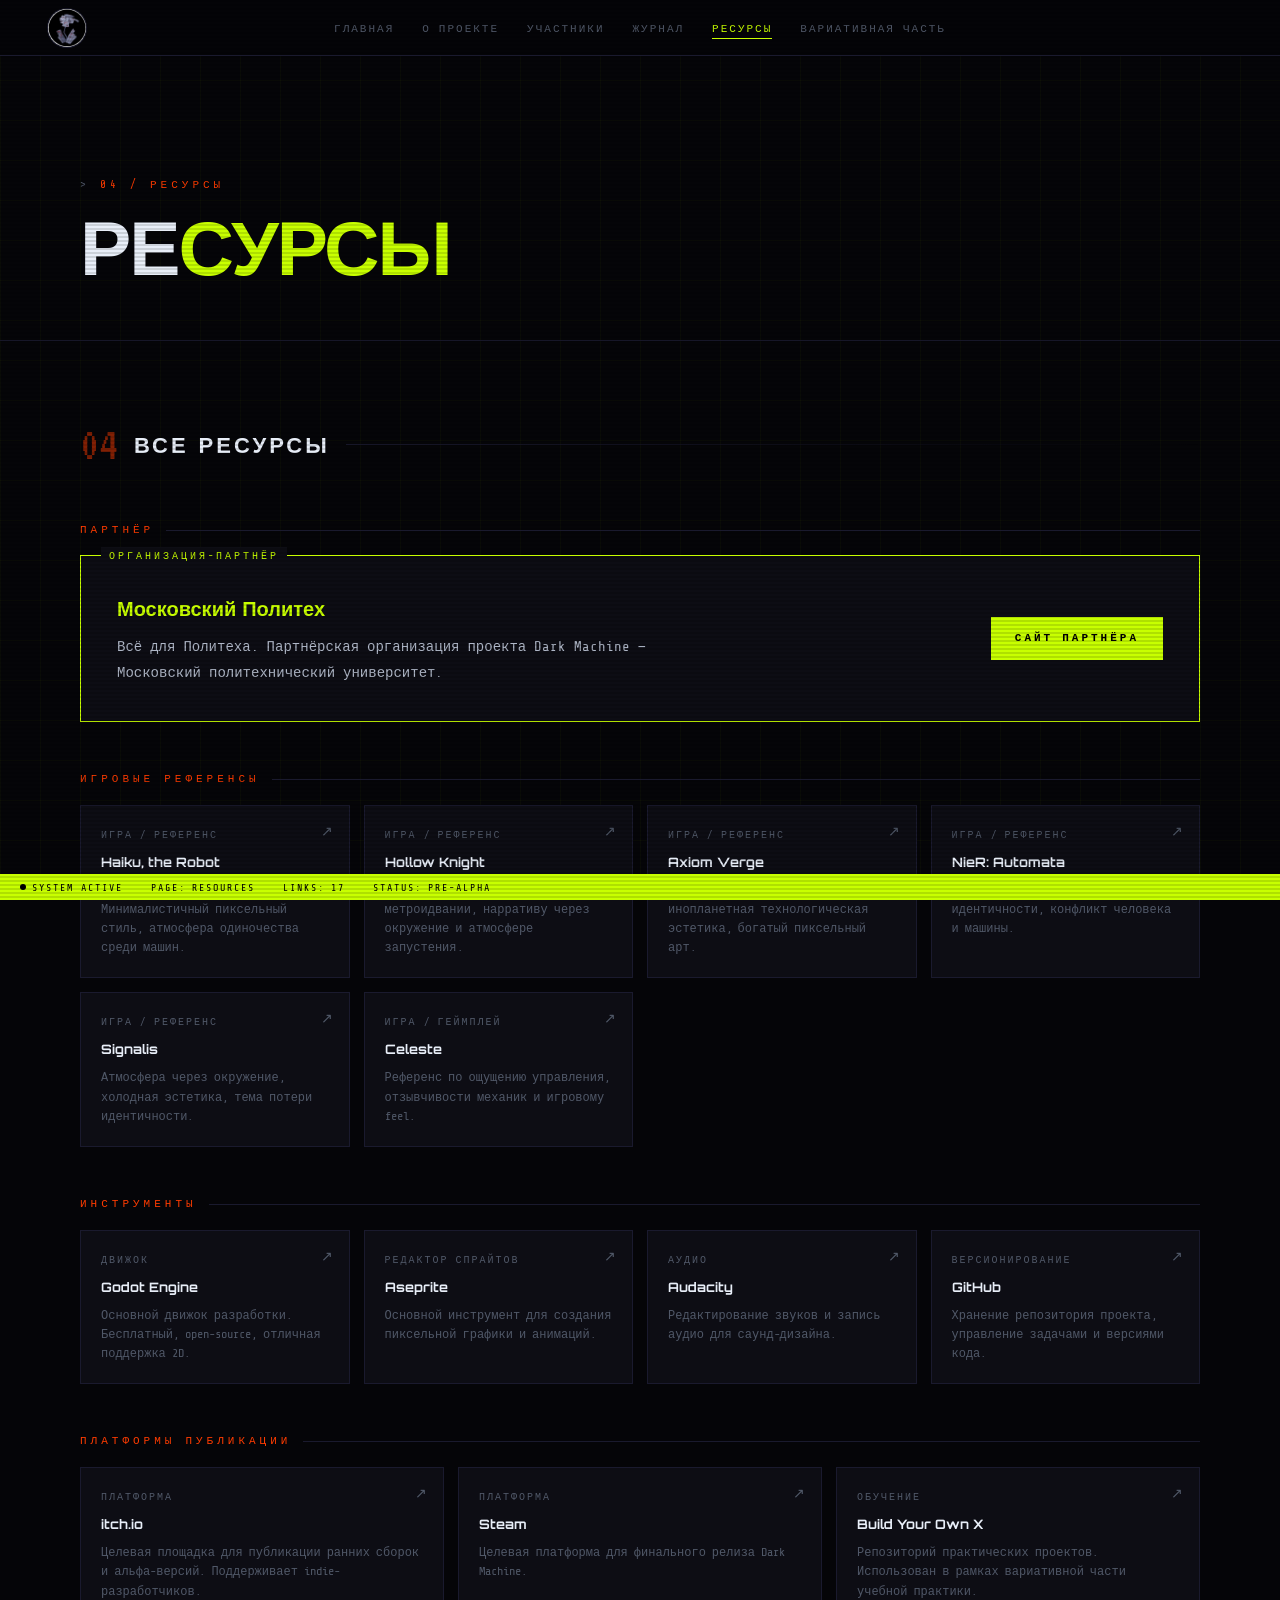
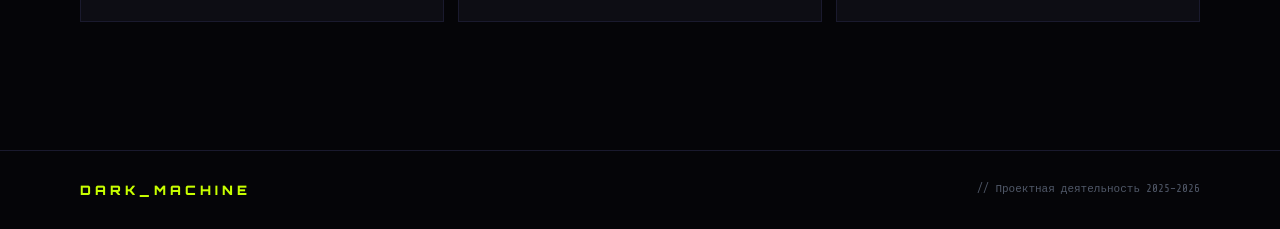
<file: site/pages/resources.html>
<!DOCTYPE html>
<html lang="ru">
<head>
  <meta charset="UTF-8"/>
  <meta name="viewport" content="width=device-width, initial-scale=1.0"/>
  <title>Dark Machine — Ресурсы</title>
  <link rel="stylesheet" href="../css/style.css">
</head>
<body>

<nav>
  <a class="nav-logo" href="../index.html">
    <img src="../images/logo.jpg" alt="Dark Machine Logo">
  </a>
  <ul>
    <li><a href="../index.html">Главная</a></li>
    <li><a href="about.html">О проекте</a></li>
    <li><a href="members.html">Участники</a></li>
    <li><a href="journal.html">Журнал</a></li>
    <li><a href="resources.html" class="active">Ресурсы</a></li>
    <li><a href="varpart.html">Вариативная часть</a></li>
  </ul>
</nav>

<div class="page">

  <div class="page-hero">
    <div class="page-hero-label">04 / Ресурсы</div>
    <h1 class="fade">РЕ<span>СУРСЫ</span></h1>
  </div>

  <section>
    <div class="sec-header">
      <div class="sec-num">04</div>
      <div class="sec-title">Все ресурсы</div>
      <div class="sec-line"></div>
    </div>

    <div class="res-category">
      <div class="cat-label">Партнёр</div>
      <div class="partner-card">
        <div>
          <div class="partner-name">Московский Политех</div>
          <div class="partner-desc">Всё для Политеха. Партнёрская организация проекта Dark Machine — Московский политехнический университет. </div>
        </div>
        <a class="partner-link" href="https://mospolytech.ru/" target="_blank">Сайт партнёра</a>
      </div>
    </div>

    <div class="res-category">
      <div class="cat-label">Игровые референсы</div>
      <div class="res-grid">
        <a class="res-card" href="https://store.steampowered.com/app/1231880/Haiku_the_Robot/" target="_blank">
          <div class="res-cat">Игра / Референс</div>
          <div class="res-name">Haiku, the Robot</div>
          <div class="res-desc">Основной визуальный референс. Минималистичный пиксельный стиль, атмосфера одиночества среди машин.</div>
        </a>
        <a class="res-card" href="https://store.steampowered.com/app/367520/Hollow_Knight/" target="_blank">
          <div class="res-cat">Игра / Референс</div>
          <div class="res-name">Hollow Knight</div>
          <div class="res-desc">Референс по структуре метроидвании, нарративу через окружение и атмосфере запустения.</div>
        </a>
        <a class="res-card" href="https://store.steampowered.com/app/1351230/Axiom_Verge_2/" target="_blank">
          <div class="res-cat">Игра / Референс</div>
          <div class="res-name">Axiom Verge</div>
          <div class="res-desc">Визуальная насыщенность, инопланетная технологическая эстетика, богатый пиксельный арт.</div>
        </a>
        <a class="res-card" href="https://store.steampowered.com/app/524220/NieR_Automata/" target="_blank">
          <div class="res-cat">Игра / Референс</div>
          <div class="res-name">NieR: Automata</div>
          <div class="res-desc">Философия выбора, тема идентичности, конфликт человека и машины.</div>
        </a>
        <a class="res-card" href="https://store.steampowered.com/app/1781830/Signalis/" target="_blank">
          <div class="res-cat">Игра / Референс</div>
          <div class="res-name">Signalis</div>
          <div class="res-desc">Атмосфера через окружение, холодная эстетика, тема потери идентичности.</div>
        </a>
        <a class="res-card" href="https://store.steampowered.com/app/504230/Celeste/" target="_blank">
          <div class="res-cat">Игра / Геймплей</div>
          <div class="res-name">Celeste</div>
          <div class="res-desc">Референс по ощущению управления, отзывчивости механик и игровому feel.</div>
        </a>
      </div>
    </div>

    <div class="res-category">
      <div class="cat-label">Инструменты</div>
      <div class="res-grid">
        <a class="res-card" href="https://godotengine.org/" target="_blank">
          <div class="res-cat">Движок</div>
          <div class="res-name">Godot Engine</div>
          <div class="res-desc">Основной движок разработки. Бесплатный, open-source, отличная поддержка 2D.</div>
        </a>
        <a class="res-card" href="https://www.aseprite.org/" target="_blank">
          <div class="res-cat">Редактор спрайтов</div>
          <div class="res-name">Aseprite</div>
          <div class="res-desc">Основной инструмент для создания пиксельной графики и анимаций.</div>
        </a>
        <a class="res-card" href="https://www.audacityteam.org/" target="_blank">
          <div class="res-cat">Аудио</div>
          <div class="res-name">Audacity</div>
          <div class="res-desc">Редактирование звуков и запись аудио для саунд-дизайна.</div>
        </a>
        <a class="res-card" href="https://github.com/" target="_blank">
          <div class="res-cat">Версионирование</div>
          <div class="res-name">GitHub</div>
          <div class="res-desc">Хранение репозитория проекта, управление задачами и версиями кода.</div>
        </a>
      </div>
    </div>

    <div class="res-category">
      <div class="cat-label">Платформы публикации</div>
      <div class="res-grid wide">
        <a class="res-card" href="https://itch.io" target="_blank">
          <div class="res-cat">Платформа</div>
          <div class="res-name">itch.io</div>
          <div class="res-desc">Целевая площадка для публикации ранних сборок и альфа-версий. Поддерживает indie-разработчиков.</div>
        </a>
        <a class="res-card" href="https://store.steampowered.com" target="_blank">
          <div class="res-cat">Платформа</div>
          <div class="res-name">Steam</div>
          <div class="res-desc">Целевая платформа для финального релиза Dark Machine.</div>
        </a>
        <a class="res-card" href="https://github.com/codecrafters-io/build-your-own-x" target="_blank">
          <div class="res-cat">Обучение</div>
          <div class="res-name">Build Your Own X</div>
          <div class="res-desc">Репозиторий практических проектов. Использован в рамках вариативной части учебной практики.</div>
        </a>
      </div>
    </div>

  </section>

</div>

<footer>
  <div class="footer-logo">DARK_MACHINE</div>
  <div class="footer-copy">// Проектная деятельность 2025–2026</div>
</footer>

<div class="statusbar">
  <div class="sb-item"><span class="sb-dot"></span>SYSTEM ACTIVE</div>
  <div class="sb-item"><span>PAGE:</span>RESOURCES</div>
  <div class="sb-item"><span>LINKS:</span>17</div>
  <div class="sb-item"><span>STATUS:</span>PRE-ALPHA</div>
</div>

<script src="../js/main.js"></script>
</body>
</html>
</file>
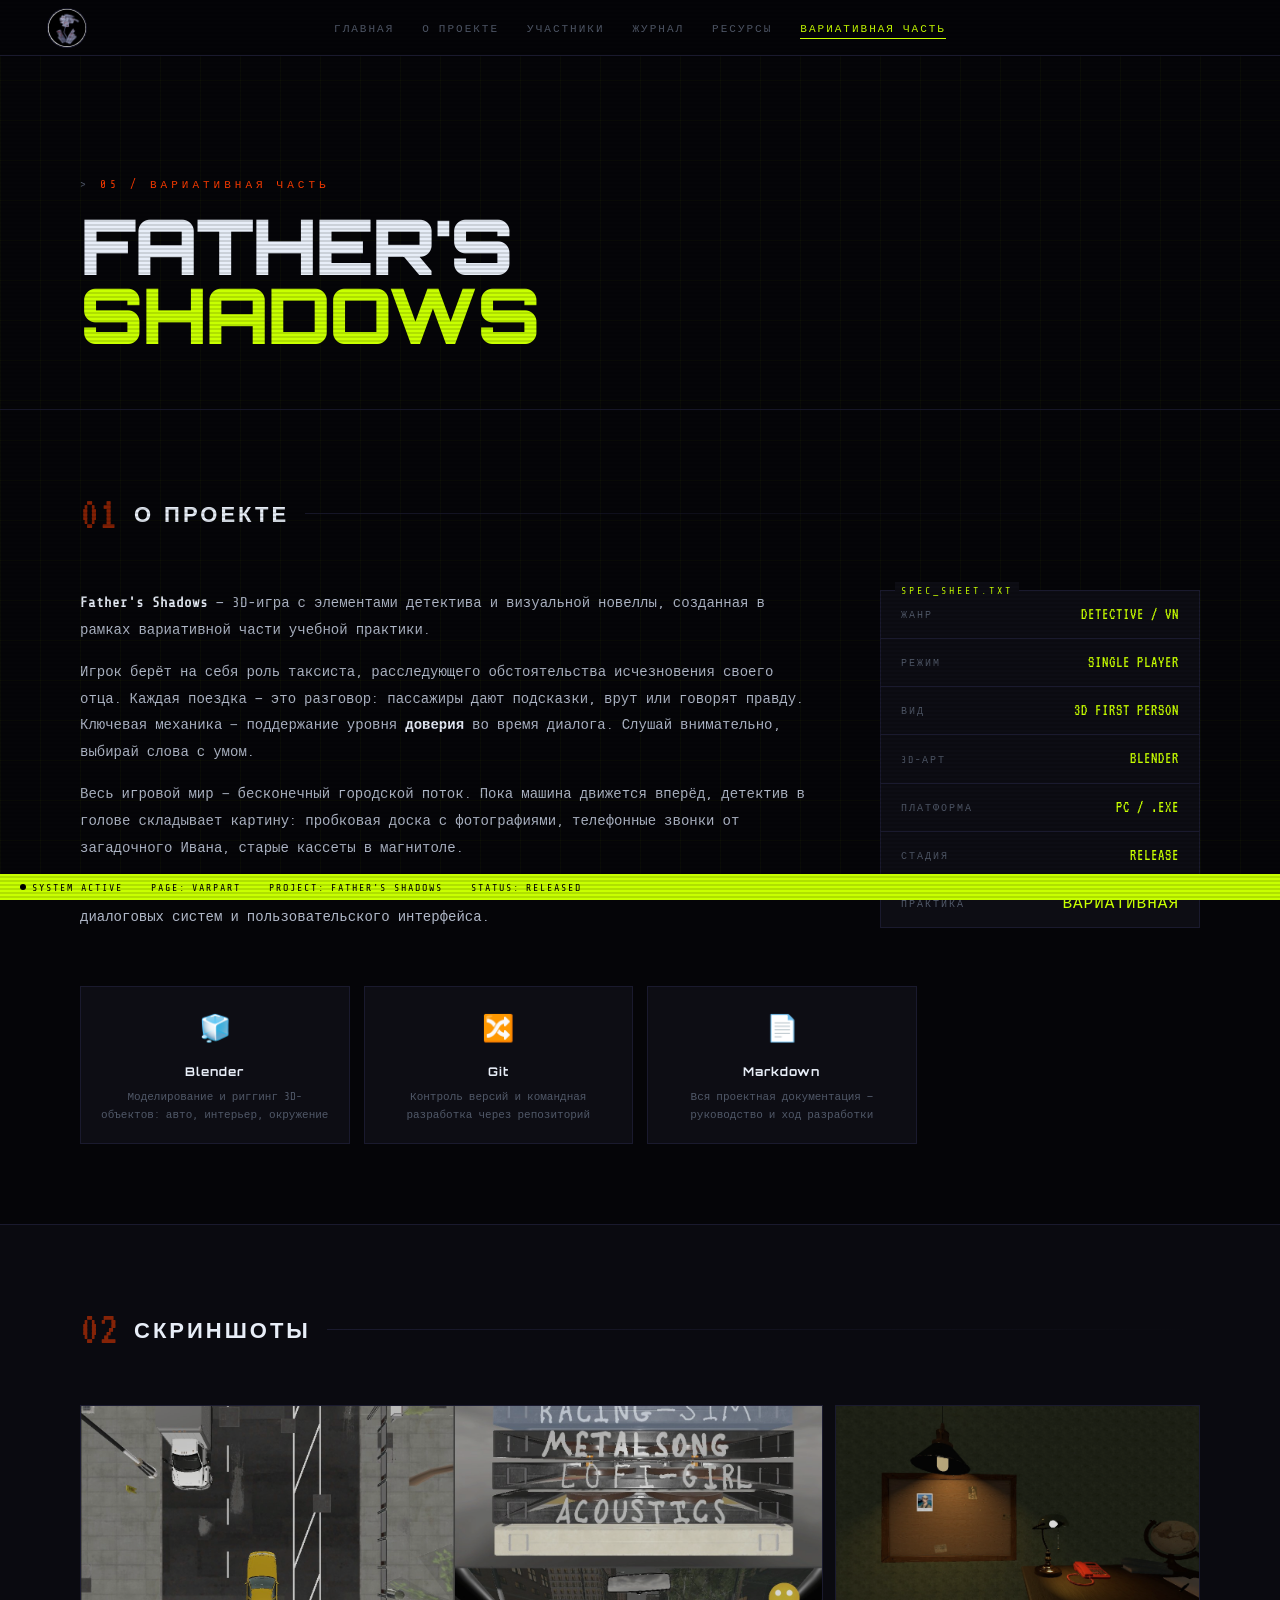
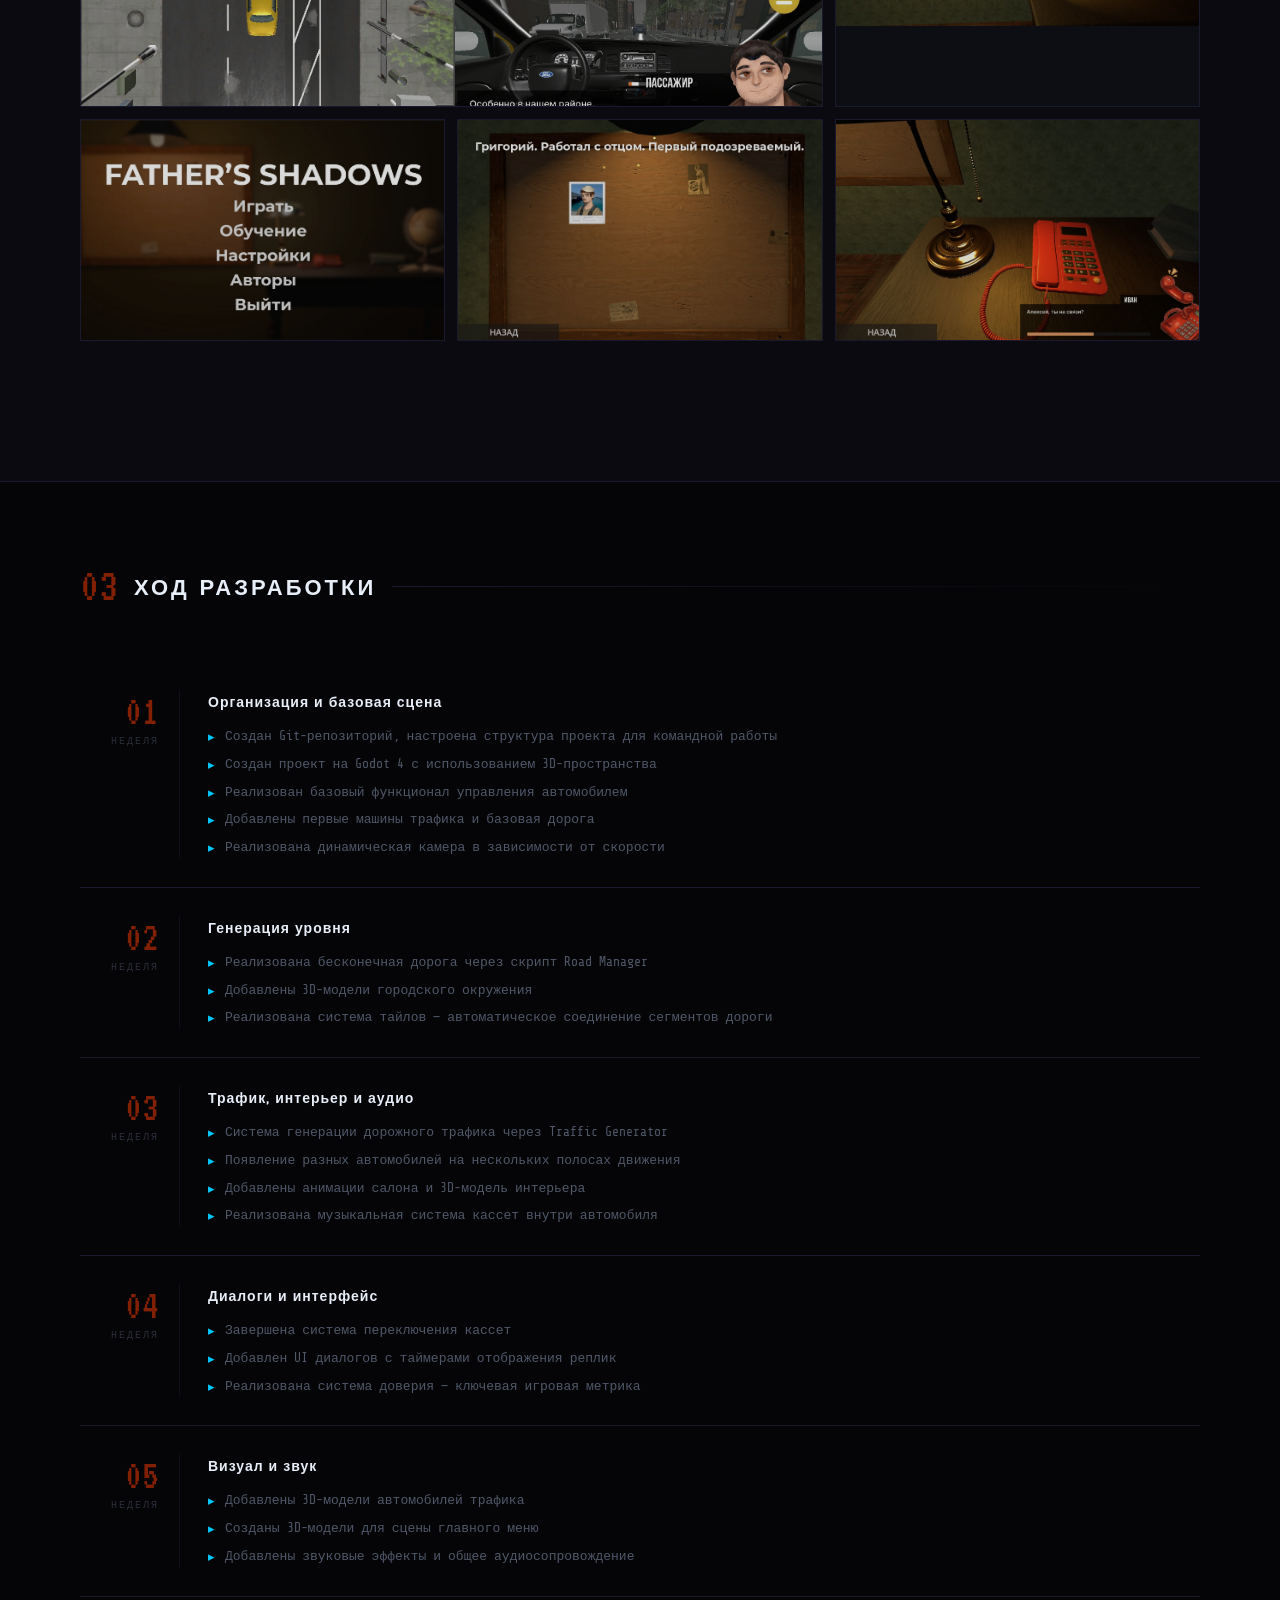
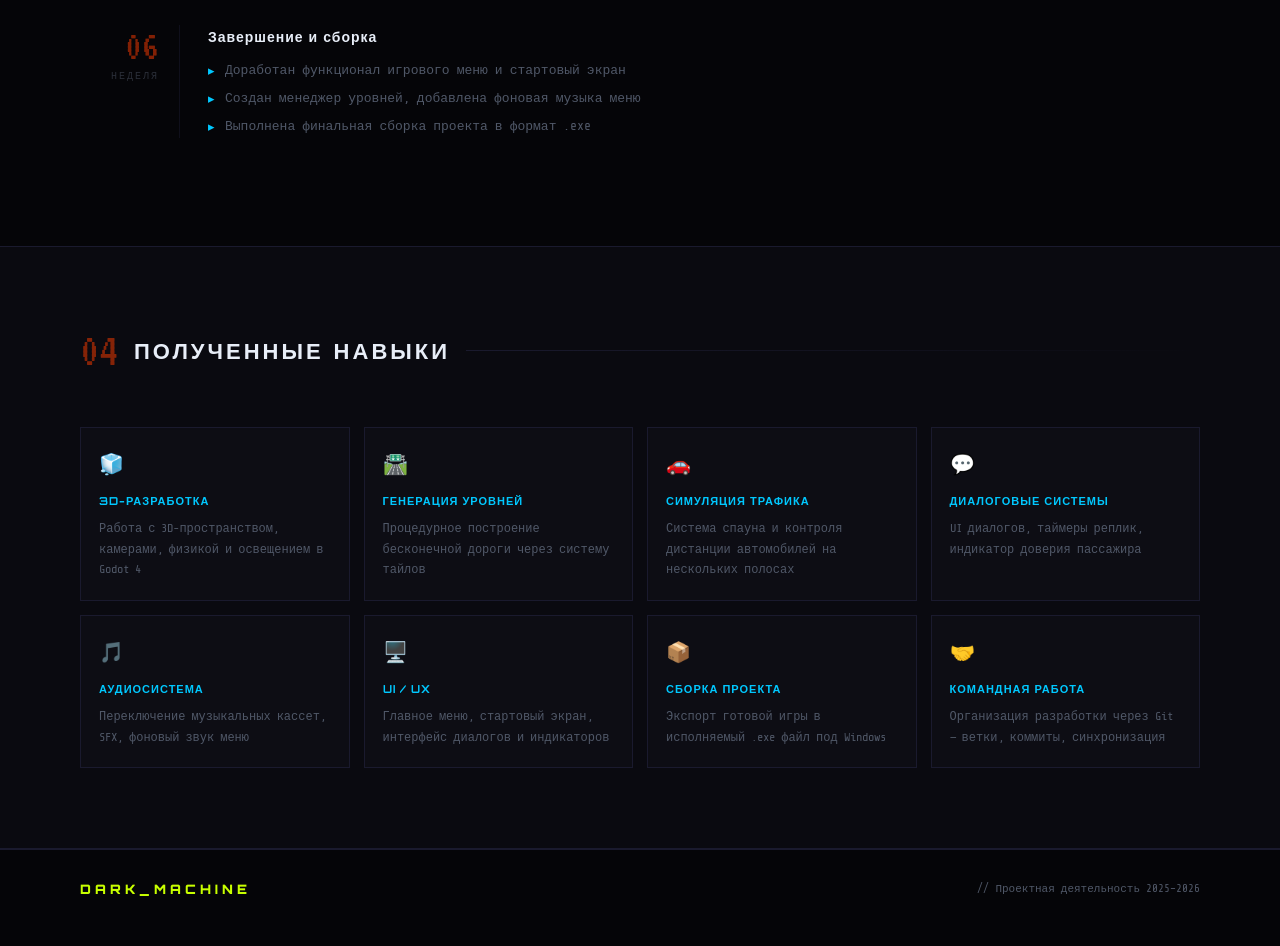
<file: site/pages/varpart.html>
<!DOCTYPE html>
<html lang="ru">
<head>
  <meta charset="UTF-8"/>
  <meta name="viewport" content="width=device-width, initial-scale=1.0"/>
  <title>Dark Machine — Вариативная часть</title>
  <link rel="stylesheet" href="../css/style.css">
  <style>
    /* ── галерея скриншотов ── */
    .gallery {
      display: grid;
      grid-template-columns: repeat(3, 1fr);
      gap: 12px;
      margin-bottom: 60px;
    }

    .gallery-item {
      position: relative;
      overflow: hidden;
      border: 1px solid var(--border);
      background: var(--panel);
      cursor: pointer;
      transition: border-color 0.3s;
    }

    .gallery-item:first-child {
      grid-column: span 2;
    }

    .gallery-item:hover { border-color: var(--accent2); }

    .gallery-item img {
      width: 100%;
      height: 220px;
      object-fit: cover;
      display: block;
      filter: brightness(0.85) saturate(0.9);
      transition: filter 0.4s, transform 0.4s;
    }

    .gallery-item:first-child img { height: 300px; }

    .gallery-item:hover img {
      filter: brightness(1) saturate(1.1);
      transform: scale(1.03);
    }

    .gallery-cap {
      position: absolute;
      bottom: 0; left: 0; right: 0;
      padding: 10px 14px;
      background: linear-gradient(transparent, rgba(0,0,0,0.75));
      font-size: 11px;
      letter-spacing: 2px;
      color: var(--text-dim);
      text-transform: uppercase;
      opacity: 0;
      transition: opacity 0.3s;
    }

    .gallery-item:hover .gallery-cap { opacity: 1; }

    /* ── блок технологий ── */
    .tech-row {
      display: grid;
      grid-template-columns: repeat(4, 1fr);
      gap: 14px;
      margin-top: 40px;
    }

    .tech-card {
      border: 1px solid var(--border);
      background: var(--panel);
      padding: 20px;
      text-align: center;
      transition: border-color 0.2s;
    }

    .tech-card:hover { border-color: var(--accent); }

    .tech-icon { font-size: 26px; margin-bottom: 10px; }

    .tech-name {
      font-family: 'Orbitron', sans-serif;
      font-size: 12px;
      font-weight: 700;
      color: var(--text-bright);
      letter-spacing: 1px;
      margin-bottom: 6px;
    }

    .tech-desc { font-size: 11px; color: var(--text-dim); line-height: 1.6; }

    /* ── таймлайн недель ── */
    .weeks { display: flex; flex-direction: column; gap: 0; }

    .week {
      display: grid;
      grid-template-columns: 100px 1fr;
      gap: 28px;
      padding: 28px 0;
      border-bottom: 1px solid var(--border);
      position: relative;
    }

    .week:last-child { border-bottom: none; }

    .week-num {
      font-family: 'VT323', monospace;
      font-size: 42px;
      color: var(--accent2);
      opacity: 0.5;
      line-height: 1;
      text-align: right;
      padding-right: 20px;
      border-right: 1px solid var(--border);
      display: flex;
      flex-direction: column;
      align-items: flex-end;
      justify-content: flex-start;
      gap: 4px;
    }

    .week-num small {
      font-family: 'Share Tech Mono', monospace;
      font-size: 10px;
      letter-spacing: 2px;
      color: var(--text-dim);
      opacity: 1;
    }

    .week-content {}

    .week-title {
      font-family: 'Orbitron', sans-serif;
      font-size: 14px;
      font-weight: 700;
      color: var(--text-bright);
      margin-bottom: 12px;
      letter-spacing: 1px;
    }

    .week-items { display: flex; flex-direction: column; gap: 6px; }

    .week-item {
      display: flex;
      align-items: flex-start;
      gap: 10px;
      font-size: 13px;
      color: var(--text-dim);
      line-height: 1.6;
    }

    .week-item::before {
      content: '▸';
      color: var(--accent3);
      flex-shrink: 0;
      margin-top: 1px;
    }

    /* ── итог ── */
    .results-grid {
      display: grid;
      grid-template-columns: repeat(4, 1fr);
      gap: 14px;
    }

    .result-card {
      border: 1px solid var(--border);
      background: var(--panel);
      padding: 20px 18px;
      transition: border-color 0.2s, transform 0.2s;
    }

    .result-card:hover { border-color: var(--accent3); transform: translateY(-3px); }

    .result-icon { font-size: 20px; margin-bottom: 10px; }

    .result-title {
      font-family: 'Orbitron', sans-serif;
      font-size: 11px;
      font-weight: 700;
      color: var(--accent3);
      letter-spacing: 1px;
      margin-bottom: 8px;
      text-transform: uppercase;
    }

    .result-desc { font-size: 12px; color: var(--text-dim); line-height: 1.7; }
  </style>
</head>
<body>

<nav>
  <a class="nav-logo" href="../index.html">
    <img src="../images/logo.jpg" alt="Dark Machine Logo">
  </a>
  <ul>
    <li><a href="../index.html">Главная</a></li>
    <li><a href="about.html">О проекте</a></li>
    <li><a href="members.html">Участники</a></li>
    <li><a href="journal.html">Журнал</a></li>
    <li><a href="resources.html">Ресурсы</a></li>
    <li><a href="varpart.html" class="active">Вариативная часть</a></li>
  </ul>
</nav>

<div class="page">

  <div class="page-hero">
    <div class="page-hero-label">05 / Вариативная часть</div>
    <h1 class="fade">FATHER'S<br><span>SHADOWS</span></h1>
  </div>

  <!-- ОПИСАНИЕ -->
  <section>
    <div class="sec-header">
      <div class="sec-num">01</div>
      <div class="sec-title">О проекте</div>
      <div class="sec-line"></div>
    </div>

    <div class="about-main">
      <div class="about-text">
        <p><strong>Father's Shadows</strong> — 3D-игра с элементами детектива и визуальной новеллы, созданная в рамках вариативной части учебной практики.</p>
        <p>Игрок берёт на себя роль таксиста, расследующего обстоятельства исчезновения своего отца. Каждая поездка — это разговор: пассажиры дают подсказки, врут или говорят правду. Ключевая механика — поддержание уровня <strong>доверия</strong> во время диалога. Слушай внимательно, выбирай слова с умом.</p>
        <p>Весь игровой мир — бесконечный городской поток. Пока машина движется вперёд, детектив в голове складывает картину: пробковая доска с фотографиями, телефонные звонки от загадочного Ивана, старые кассеты в магнитоле.</p>
        <p>Проект стал практическим погружением в <strong>3D-разработку</strong>: от процедурной генерации дороги до диалоговых систем и пользовательского интерфейса.</p>
      </div>
      <div class="specs-box">
        <div class="spec-row"><span class="spec-key">Жанр</span><span class="spec-val">DETECTIVE / VN</span></div>
        <div class="spec-row"><span class="spec-key">Режим</span><span class="spec-val">SINGLE PLAYER</span></div>
        <div class="spec-row"><span class="spec-key">Вид</span><span class="spec-val">3D FIRST PERSON</span></div>
        <div class="spec-row"><span class="spec-key">3D-арт</span><span class="spec-val">BLENDER</span></div>
        <div class="spec-row"><span class="spec-key">Платформа</span><span class="spec-val">PC / .EXE</span></div>
        <div class="spec-row"><span class="spec-key">Стадия</span><span class="spec-val">RELEASE</span></div>
        <div class="spec-row"><span class="spec-key">Практика</span><span class="spec-val">ВАРИАТИВНАЯ</span></div>
      </div>
    </div>

    <!-- ТЕХНОЛОГИИ -->
    <div class="tech-row">
      <div class="tech-card">
        <div class="tech-icon">🧊</div>
        <div class="tech-name">Blender</div>
        <div class="tech-desc">Моделирование и риггинг 3D-объектов: авто, интерьер, окружение</div>
      </div>
      <div class="tech-card">
        <div class="tech-icon">🔀</div>
        <div class="tech-name">Git</div>
        <div class="tech-desc">Контроль версий и командная разработка через репозиторий</div>
      </div>
      <div class="tech-card">
        <div class="tech-icon">📄</div>
        <div class="tech-name">Markdown</div>
        <div class="tech-desc">Вся проектная документация — руководство и ход разработки</div>
      </div>
    </div>
  </section>

  <!-- ГАЛЕРЕЯ -->
  <section class="dark">
    <div class="sec-header">
      <div class="sec-num">02</div>
      <div class="sec-title">Скриншоты</div>
      <div class="sec-line"></div>
    </div>

    <div class="gallery">
      <div class="gallery-item">
        <img src="../images/fs-gameplay.png" alt="Геймплей — вид из салона, диалог, кассеты">
        <div class="gallery-cap">Геймплей — вид из салона + система кассет</div>
      </div>
      <div class="gallery-item">
        <img src="../images/fs-room.png" alt="Кабинет — 3D-сцена меню">
        <div class="gallery-cap">3D-сцена главного меню</div>
      </div>
      <div class="gallery-item">
        <img src="../images/fs-menu.png" alt="Главное меню">
        <div class="gallery-cap">Главное меню игры</div>
      </div>
      <div class="gallery-item">
        <img src="../images/fs-board.png" alt="Пробковая доска — детективная механика">
        <div class="gallery-cap">Пробковая доска — улики и подозреваемые</div>
      </div>
      <div class="gallery-item">
        <img src="../images/fs-phone.png" alt="Диалог по телефону">
        <div class="gallery-cap">Диалоговая система — звонок от Ивана</div>
      </div>
    </div>
  </section>

  <!-- ХОД РАЗРАБОТКИ -->
  <section>
    <div class="sec-header">
      <div class="sec-num">03</div>
      <div class="sec-title">Ход разработки</div>
      <div class="sec-line"></div>
    </div>

    <div class="weeks">

      <div class="week">
        <div class="week-num">01<small>НЕДЕЛЯ</small></div>
        <div class="week-content">
          <div class="week-title">Организация и базовая сцена</div>
          <div class="week-items">
            <div class="week-item">Создан Git-репозиторий, настроена структура проекта для командной работы</div>
            <div class="week-item">Создан проект на Godot 4 с использованием 3D-пространства</div>
            <div class="week-item">Реализован базовый функционал управления автомобилем</div>
            <div class="week-item">Добавлены первые машины трафика и базовая дорога</div>
            <div class="week-item">Реализована динамическая камера в зависимости от скорости</div>
          </div>
        </div>
      </div>

      <div class="week">
        <div class="week-num">02<small>НЕДЕЛЯ</small></div>
        <div class="week-content">
          <div class="week-title">Генерация уровня</div>
          <div class="week-items">
            <div class="week-item">Реализована бесконечная дорога через скрипт Road Manager</div>
            <div class="week-item">Добавлены 3D-модели городского окружения</div>
            <div class="week-item">Реализована система тайлов — автоматическое соединение сегментов дороги</div>
          </div>
        </div>
      </div>

      <div class="week">
        <div class="week-num">03<small>НЕДЕЛЯ</small></div>
        <div class="week-content">
          <div class="week-title">Трафик, интерьер и аудио</div>
          <div class="week-items">
            <div class="week-item">Система генерации дорожного трафика через Traffic Generator</div>
            <div class="week-item">Появление разных автомобилей на нескольких полосах движения</div>
            <div class="week-item">Добавлены анимации салона и 3D-модель интерьера</div>
            <div class="week-item">Реализована музыкальная система кассет внутри автомобиля</div>
          </div>
        </div>
      </div>

      <div class="week">
        <div class="week-num">04<small>НЕДЕЛЯ</small></div>
        <div class="week-content">
          <div class="week-title">Диалоги и интерфейс</div>
          <div class="week-items">
            <div class="week-item">Завершена система переключения кассет</div>
            <div class="week-item">Добавлен UI диалогов с таймерами отображения реплик</div>
            <div class="week-item">Реализована система доверия — ключевая игровая метрика</div>
          </div>
        </div>
      </div>

      <div class="week">
        <div class="week-num">05<small>НЕДЕЛЯ</small></div>
        <div class="week-content">
          <div class="week-title">Визуал и звук</div>
          <div class="week-items">
            <div class="week-item">Добавлены 3D-модели автомобилей трафика</div>
            <div class="week-item">Созданы 3D-модели для сцены главного меню</div>
            <div class="week-item">Добавлены звуковые эффекты и общее аудиосопровождение</div>
          </div>
        </div>
      </div>

      <div class="week">
        <div class="week-num">06<small>НЕДЕЛЯ</small></div>
        <div class="week-content">
          <div class="week-title">Завершение и сборка</div>
          <div class="week-items">
            <div class="week-item">Доработан функционал игрового меню и стартовый экран</div>
            <div class="week-item">Создан менеджер уровней, добавлена фоновая музыка меню</div>
            <div class="week-item">Выполнена финальная сборка проекта в формат .exe</div>
          </div>
        </div>
      </div>

    </div>
  </section>

  <!-- ИТОГИ -->
  <section class="dark">
    <div class="sec-header">
      <div class="sec-num">04</div>
      <div class="sec-title">Полученные навыки</div>
      <div class="sec-line"></div>
    </div>

    <div class="results-grid">
      <div class="result-card">
        <div class="result-icon">🧊</div>
        <div class="result-title">3D-разработка</div>
        <div class="result-desc">Работа с 3D-пространством, камерами, физикой и освещением в Godot 4</div>
      </div>
      <div class="result-card">
        <div class="result-icon">🛣️</div>
        <div class="result-title">Генерация уровней</div>
        <div class="result-desc">Процедурное построение бесконечной дороги через систему тайлов</div>
      </div>
      <div class="result-card">
        <div class="result-icon">🚗</div>
        <div class="result-title">Симуляция трафика</div>
        <div class="result-desc">Система спауна и контроля дистанции автомобилей на нескольких полосах</div>
      </div>
      <div class="result-card">
        <div class="result-icon">💬</div>
        <div class="result-title">Диалоговые системы</div>
        <div class="result-desc">UI диалогов, таймеры реплик, индикатор доверия пассажира</div>
      </div>
      <div class="result-card">
        <div class="result-icon">🎵</div>
        <div class="result-title">Аудиосистема</div>
        <div class="result-desc">Переключение музыкальных кассет, SFX, фоновый звук меню</div>
      </div>
      <div class="result-card">
        <div class="result-icon">🖥️</div>
        <div class="result-title">UI / UX</div>
        <div class="result-desc">Главное меню, стартовый экран, интерфейс диалогов и индикаторов</div>
      </div>
      <div class="result-card">
        <div class="result-icon">📦</div>
        <div class="result-title">Сборка проекта</div>
        <div class="result-desc">Экспорт готовой игры в исполняемый .exe файл под Windows</div>
      </div>
      <div class="result-card">
        <div class="result-icon">🤝</div>
        <div class="result-title">Командная работа</div>
        <div class="result-desc">Организация разработки через Git — ветки, коммиты, синхронизация</div>
      </div>
    </div>
  </section>

</div>

<footer>
  <div class="footer-logo">DARK_MACHINE</div>
  <div class="footer-copy">// Проектная деятельность 2025–2026</div>
</footer>

<div class="statusbar">
  <div class="sb-item"><span class="sb-dot"></span>SYSTEM ACTIVE</div>
  <div class="sb-item"><span>PAGE:</span>VARPART</div>
  <div class="sb-item"><span>PROJECT:</span>FATHER'S SHADOWS</div>
  <div class="sb-item"><span>STATUS:</span>RELEASED</div>
</div>

<script src="../js/main.js"></script>
</body>
</html>
</file>
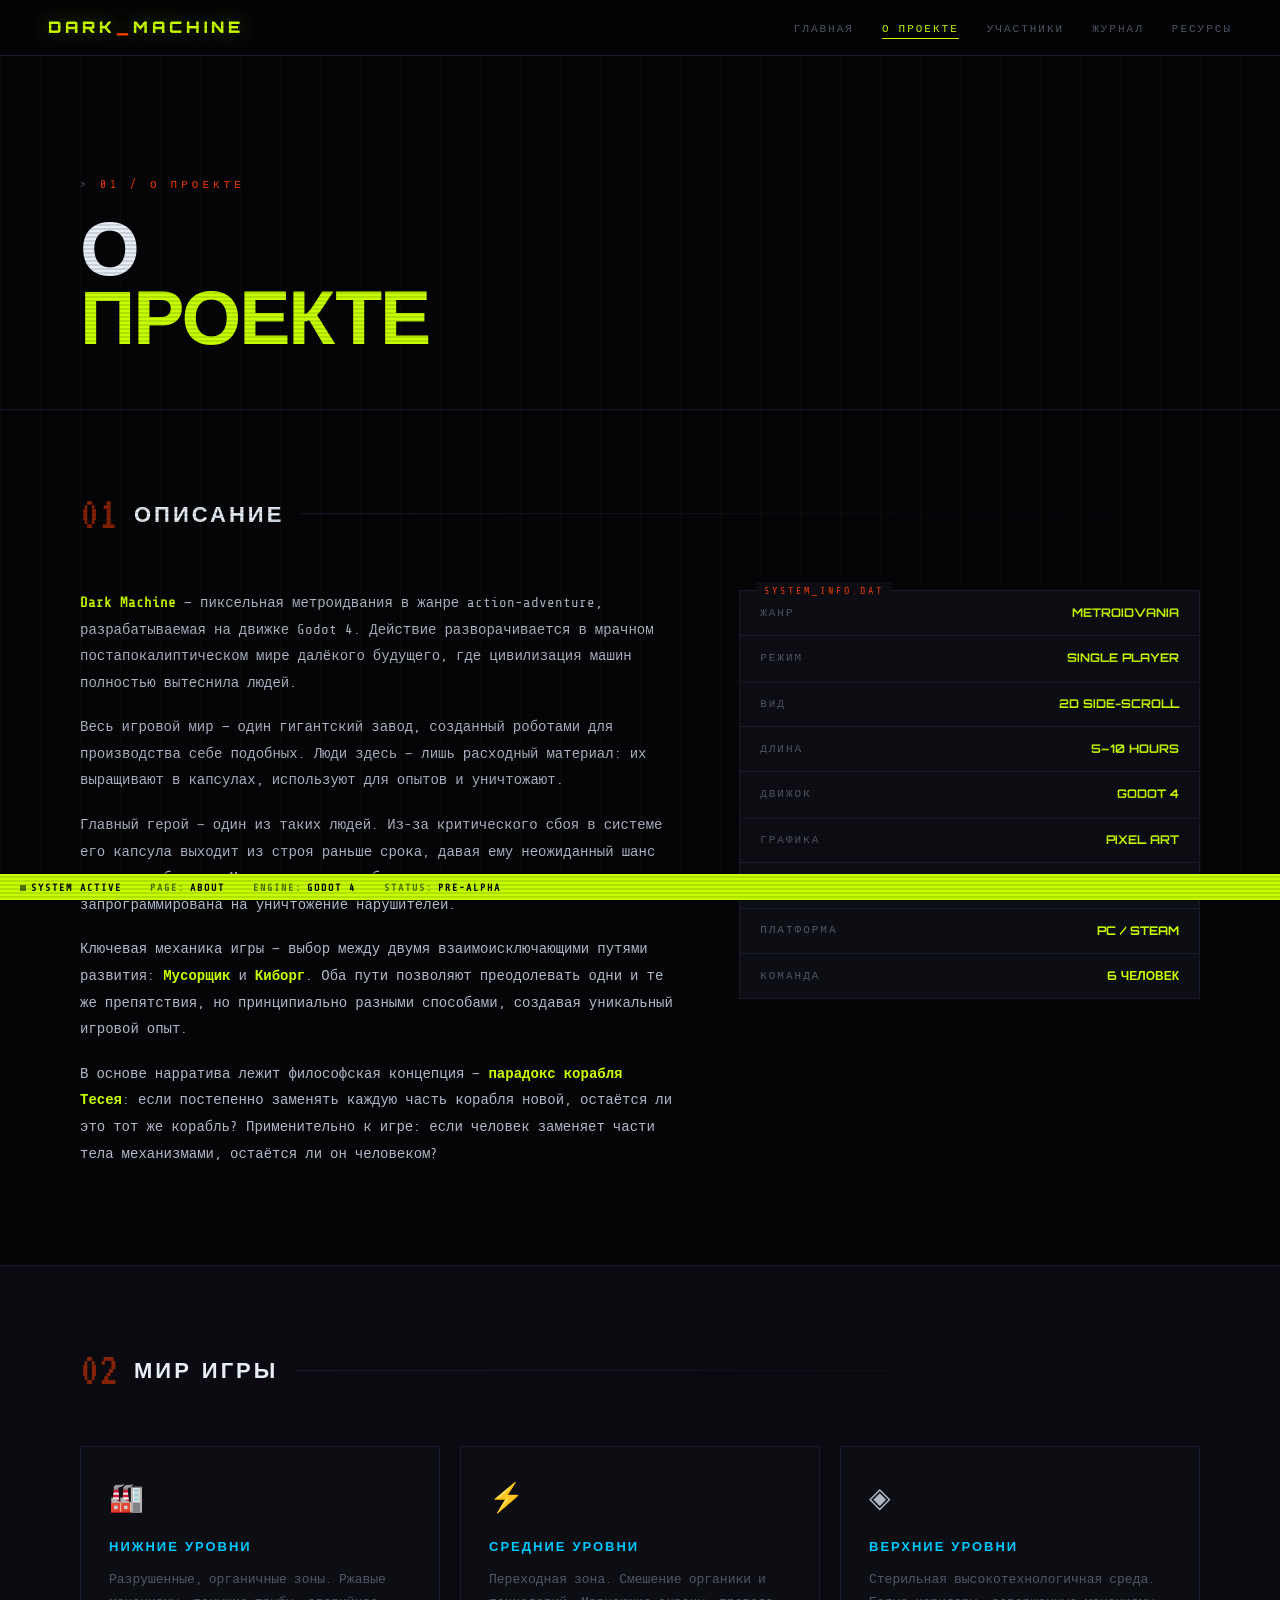
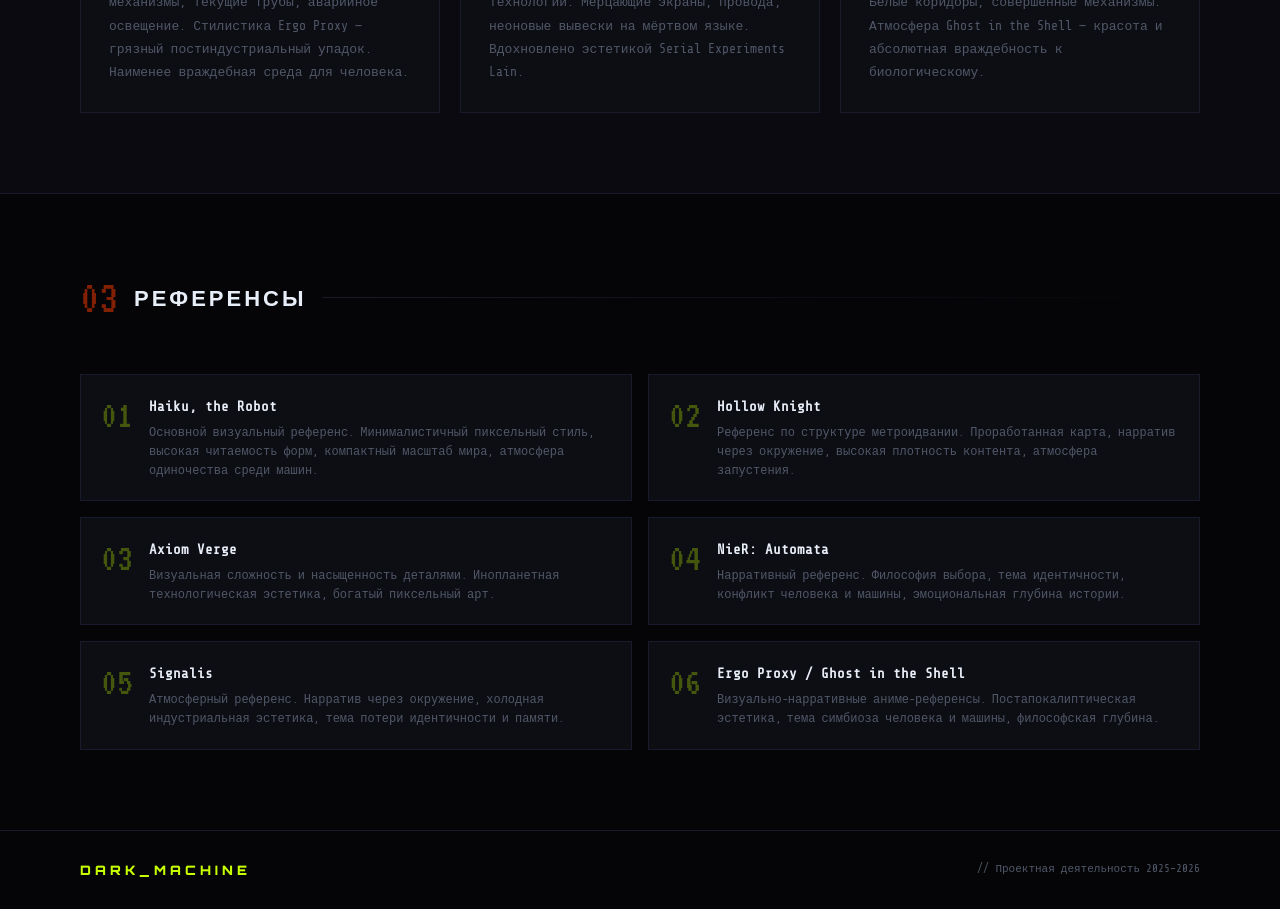
<file: site_backup/pages/about.html>
<!DOCTYPE html>
<html lang="ru">
<head>
  <meta charset="UTF-8"/>
  <meta name="viewport" content="width=device-width, initial-scale=1.0"/>
  <title>Dark Machine — О проекте</title>
  <link rel="stylesheet" href="../css/style.css">
</head>
<body>

<nav>
  <a class="nav-logo" href="../index.html">DARK<span>_</span>MACHINE</a>
  <ul>
    <li><a href="../index.html">Главная</a></li>
    <li><a href="about.html" class="active">О проекте</a></li>
    <li><a href="members.html">Участники</a></li>
    <li><a href="journal.html">Журнал</a></li>
    <li><a href="resources.html">Ресурсы</a></li>
  </ul>
</nav>

<div class="page">

  <div class="page-hero">
    <div class="page-hero-label">01 / О проекте</div>
    <h1 class="fade">О<br><span>ПРОЕКТЕ</span></h1>
  </div>

  <section>
    <div class="sec-header">
      <div class="sec-num">01</div>
      <div class="sec-title">Описание</div>
      <div class="sec-line"></div>
    </div>
    <div class="about-main">
      <div class="about-text">
        <p><strong>Dark Machine</strong> — пиксельная метроидвания в жанре action-adventure, разрабатываемая на движке Godot 4. Действие разворачивается в мрачном постапокалиптическом мире далёкого будущего, где цивилизация машин полностью вытеснила людей.</p>
        <p>Весь игровой мир — один гигантский завод, созданный роботами для производства себе подобных. Люди здесь — лишь расходный материал: их выращивают в капсулах, используют для опытов и уничтожают.</p>
        <p>Главный герой — один из таких людей. Из-за критического сбоя в системе его капсула выходит из строя раньше срока, давая ему неожиданный шанс выжить и сбежать. Мир вокруг враждебен — каждая машина запрограммирована на уничтожение нарушителей.</p>
        <p>Ключевая механика игры — выбор между двумя взаимоисключающими путями развития: <strong>Мусорщик</strong> и <strong>Киборг</strong>. Оба пути позволяют преодолевать одни и те же препятствия, но принципиально разными способами, создавая уникальный игровой опыт.</p>
        <p>В основе нарратива лежит философская концепция — <strong>парадокс корабля Тесея</strong>: если постепенно заменять каждую часть корабля новой, остаётся ли это тот же корабль? Применительно к игре: если человек заменяет части тела механизмами, остаётся ли он человеком?</p>
      </div>
      <div class="specs-box">
        <div class="spec-row"><span class="spec-key">Жанр</span><span class="spec-val">METROIDVANIA</span></div>
        <div class="spec-row"><span class="spec-key">Режим</span><span class="spec-val">SINGLE PLAYER</span></div>
        <div class="spec-row"><span class="spec-key">Вид</span><span class="spec-val">2D SIDE-SCROLL</span></div>
        <div class="spec-row"><span class="spec-key">Длина</span><span class="spec-val">5–10 HOURS</span></div>
        <div class="spec-row"><span class="spec-key">Движок</span><span class="spec-val">GODOT 4</span></div>
        <div class="spec-row"><span class="spec-key">Графика</span><span class="spec-val">PIXEL ART</span></div>
        <div class="spec-row"><span class="spec-key">Стадия</span><span class="spec-val">PRE-ALPHA</span></div>
        <div class="spec-row"><span class="spec-key">Платформа</span><span class="spec-val">PC / STEAM</span></div>
        <div class="spec-row"><span class="spec-key">Команда</span><span class="spec-val">6 ЧЕЛОВЕК</span></div>
      </div>
    </div>
  </section>

  <section class="dark">
    <div class="sec-header">
      <div class="sec-num">02</div>
      <div class="sec-title">Мир игры</div>
      <div class="sec-line"></div>
    </div>
    <div class="lore-grid">
      <div class="lore-card">
        <div class="lore-icon">🏭</div>
        <div class="lore-title">НИЖНИЕ УРОВНИ</div>
        <div class="lore-text">Разрушенные, органичные зоны. Ржавые механизмы, текущие трубы, аварийное освещение. Стилистика Ergo Proxy — грязный постиндустриальный упадок. Наименее враждебная среда для человека.</div>
      </div>
      <div class="lore-card">
        <div class="lore-icon">⚡</div>
        <div class="lore-title">СРЕДНИЕ УРОВНИ</div>
        <div class="lore-text">Переходная зона. Смешение органики и технологий. Мерцающие экраны, провода, неоновые вывески на мёртвом языке. Вдохновлено эстетикой Serial Experiments Lain.</div>
      </div>
      <div class="lore-card">
        <div class="lore-icon">◈</div>
        <div class="lore-title">ВЕРХНИЕ УРОВНИ</div>
        <div class="lore-text">Стерильная высокотехнологичная среда. Белые коридоры, совершенные механизмы. Атмосфера Ghost in the Shell — красота и абсолютная враждебность к биологическому.</div>
      </div>
    </div>
  </section>

  <section>
    <div class="sec-header">
      <div class="sec-num">03</div>
      <div class="sec-title">Референсы</div>
      <div class="sec-line"></div>
    </div>
    <div class="refs-grid">
      <div class="ref-card">
        <div class="ref-num">01</div>
        <div>
          <div class="ref-title">Haiku, the Robot</div>
          <div class="ref-desc">Основной визуальный референс. Минималистичный пиксельный стиль, высокая читаемость форм, компактный масштаб мира, атмосфера одиночества среди машин.</div>
        </div>
      </div>
      <div class="ref-card">
        <div class="ref-num">02</div>
        <div>
          <div class="ref-title">Hollow Knight</div>
          <div class="ref-desc">Референс по структуре метроидвании. Проработанная карта, нарратив через окружение, высокая плотность контента, атмосфера запустения.</div>
        </div>
      </div>
      <div class="ref-card">
        <div class="ref-num">03</div>
        <div>
          <div class="ref-title">Axiom Verge</div>
          <div class="ref-desc">Визуальная сложность и насыщенность деталями. Инопланетная технологическая эстетика, богатый пиксельный арт.</div>
        </div>
      </div>
      <div class="ref-card">
        <div class="ref-num">04</div>
        <div>
          <div class="ref-title">NieR: Automata</div>
          <div class="ref-desc">Нарративный референс. Философия выбора, тема идентичности, конфликт человека и машины, эмоциональная глубина истории.</div>
        </div>
      </div>
      <div class="ref-card">
        <div class="ref-num">05</div>
        <div>
          <div class="ref-title">Signalis</div>
          <div class="ref-desc">Атмосферный референс. Нарратив через окружение, холодная индустриальная эстетика, тема потери идентичности и памяти.</div>
        </div>
      </div>
      <div class="ref-card">
        <div class="ref-num">06</div>
        <div>
          <div class="ref-title">Ergo Proxy / Ghost in the Shell</div>
          <div class="ref-desc">Визуально-нарративные аниме-референсы. Постапокалиптическая эстетика, тема симбиоза человека и машины, философская глубина.</div>
        </div>
      </div>
    </div>
  </section>

</div>

<footer>
  <div class="footer-logo">DARK_MACHINE</div>
  <div class="footer-copy">// Проектная деятельность 2025–2026</div>
</footer>

<div class="statusbar">
  <div class="sb-item"><span class="sb-dot"></span>SYSTEM ACTIVE</div>
  <div class="sb-item"><span>PAGE:</span>ABOUT</div>
  <div class="sb-item"><span>ENGINE:</span>GODOT 4</div>
  <div class="sb-item"><span>STATUS:</span>PRE-ALPHA</div>
</div>

<script src="../js/main.js"></script>
</body>
</html>
</file>
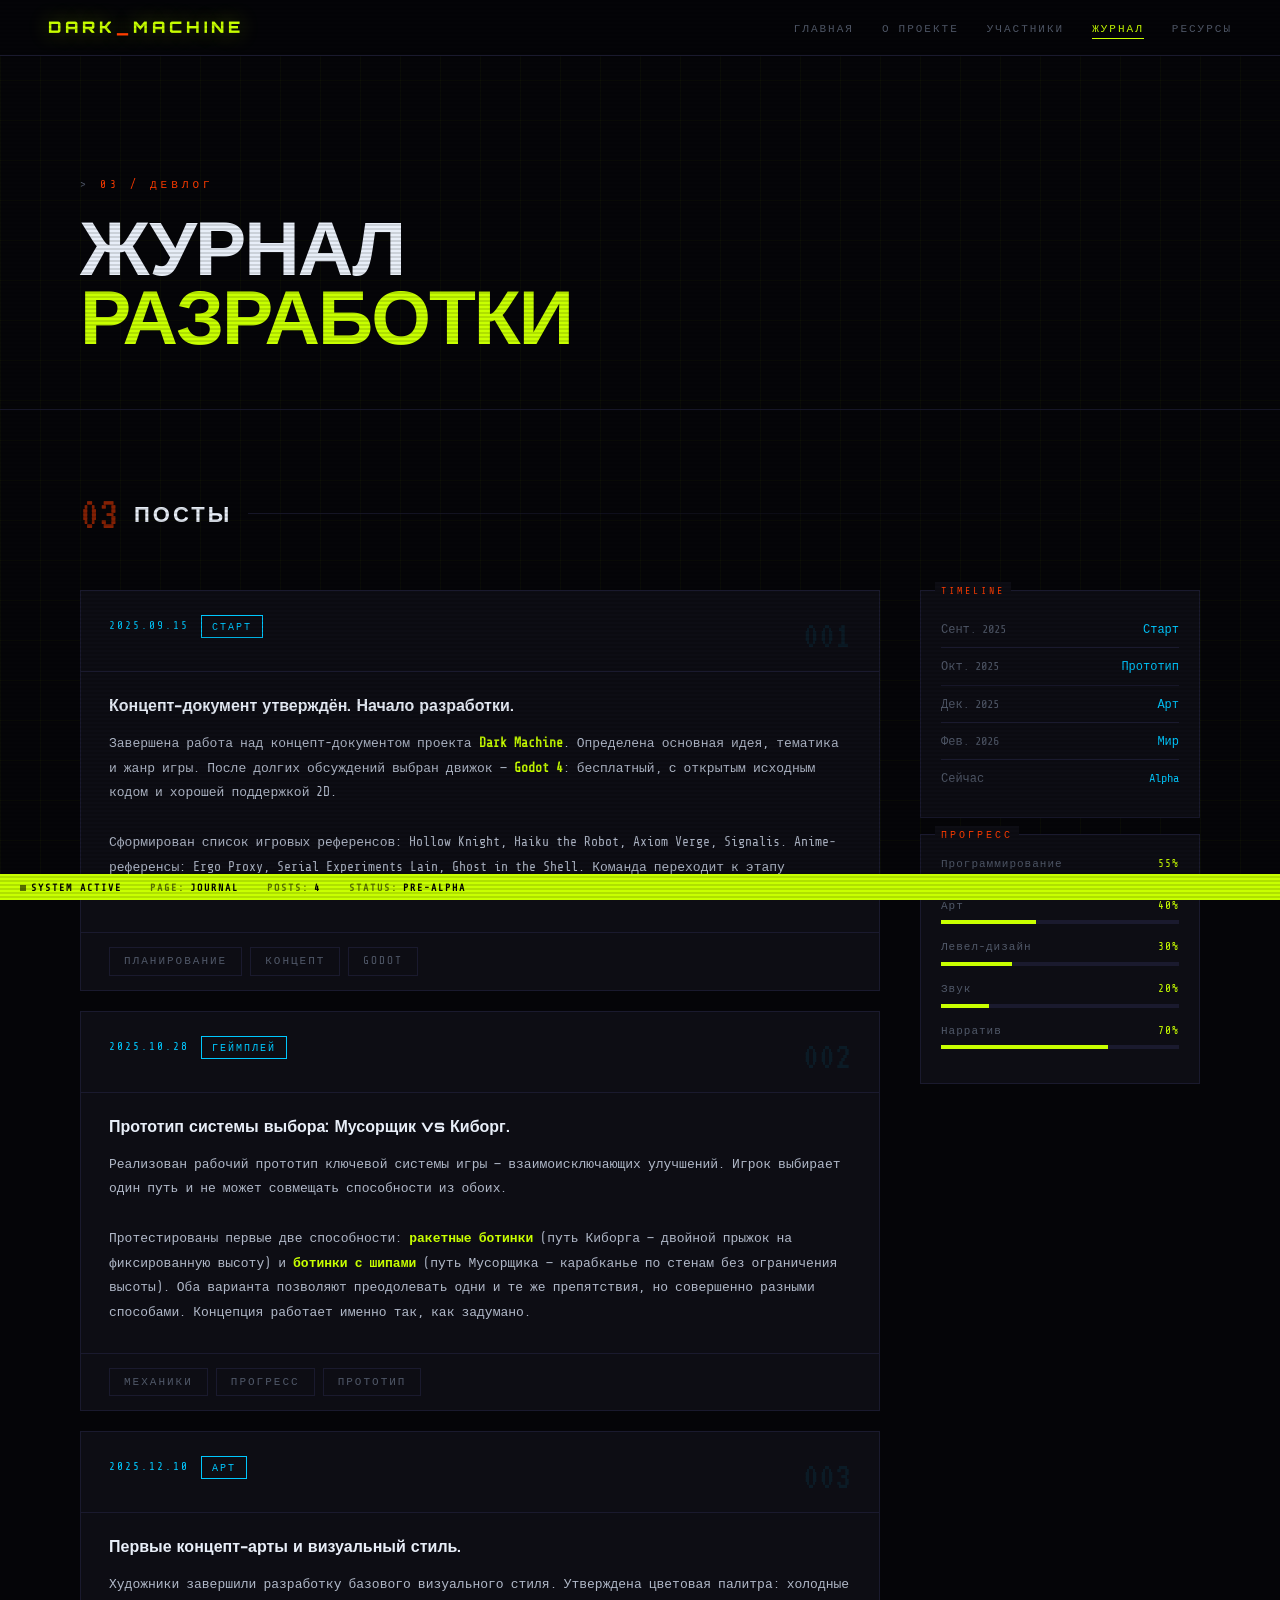
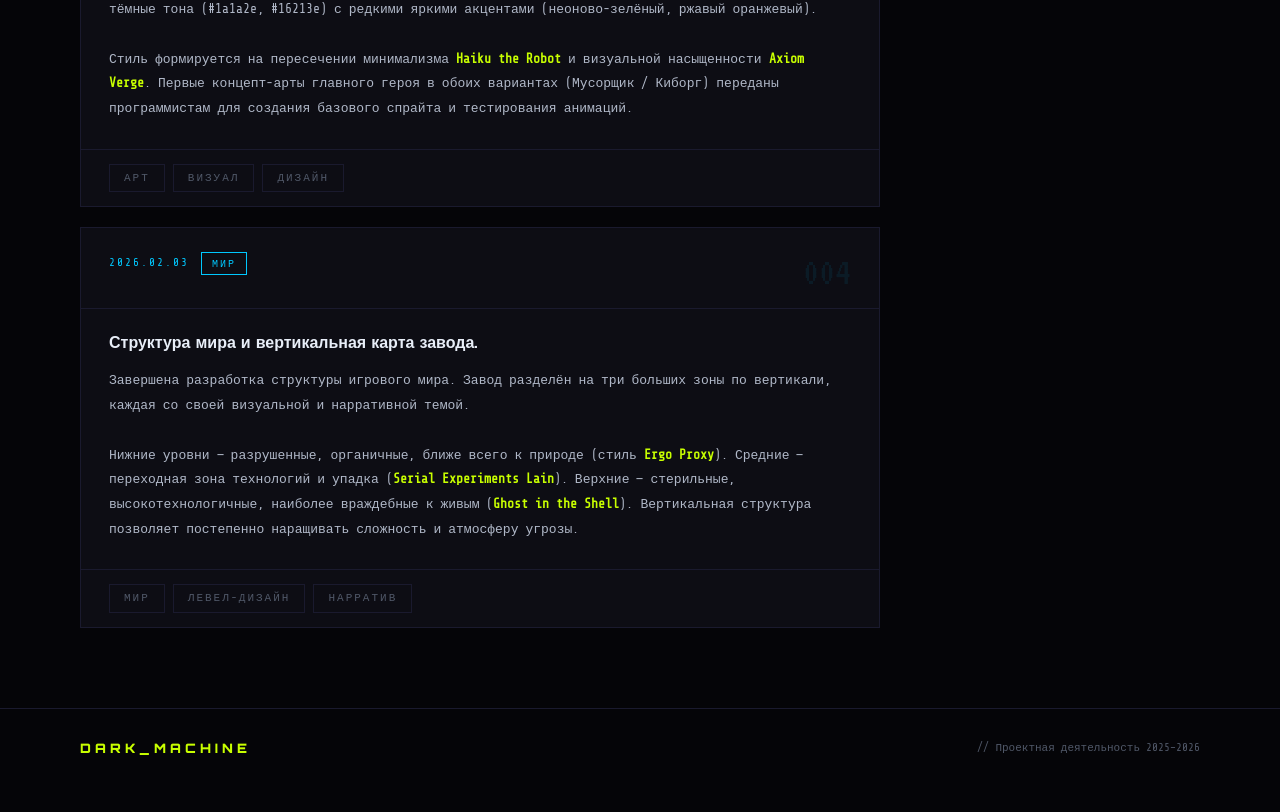
<file: site_backup/pages/journal.html>
<!DOCTYPE html>
<html lang="ru">
<head>
  <meta charset="UTF-8"/>
  <meta name="viewport" content="width=device-width, initial-scale=1.0"/>
  <title>Dark Machine — Журнал</title>
  <link rel="stylesheet" href="../css/style.css">
</head>
<body>

<nav>
  <a class="nav-logo" href="../index.html">DARK<span>_</span>MACHINE</a>
  <ul>
    <li><a href="../index.html">Главная</a></li>
    <li><a href="about.html">О проекте</a></li>
    <li><a href="members.html">Участники</a></li>
    <li><a href="journal.html" class="active">Журнал</a></li>
    <li><a href="resources.html">Ресурсы</a></li>
  </ul>
</nav>

<div class="page">

  <div class="page-hero">
    <div class="page-hero-label">03 / Девлог</div>
    <h1 class="fade">ЖУРНАЛ<br><span>РАЗРАБОТКИ</span></h1>
  </div>

  <section>
    <div class="sec-header">
      <div class="sec-num">03</div>
      <div class="sec-title">Посты</div>
      <div class="sec-line"></div>
    </div>

    <div class="journal-layout">

      <div class="posts-list">

        <div class="post">
          <div class="post-accent-line"></div>
          <div class="post-head">
            <div class="post-meta">
              <span class="post-date">2025.09.15</span>
              <span class="post-tag">СТАРТ</span>
            </div>
            <div class="post-num">001</div>
          </div>
          <div class="post-body">
            <div class="post-title">Концепт-документ утверждён. Начало разработки.</div>
            <div class="post-text">
              <p>Завершена работа над концепт-документом проекта <strong>Dark Machine</strong>. Определена основная идея, тематика и жанр игры. После долгих обсуждений выбран движок — <strong>Godot 4</strong>: бесплатный, с открытым исходным кодом и хорошей поддержкой 2D.</p>
              <br>
              <p>Сформирован список игровых референсов: Hollow Knight, Haiku the Robot, Axiom Verge, Signalis. Anime-референсы: Ergo Proxy, Serial Experiments Lain, Ghost in the Shell. Команда переходит к этапу предпроизводства — написанию детального дизайн-документа и разработке базовых механик.</p>
            </div>
          </div>
          <div class="post-footer">
            <span class="tag">Планирование</span>
            <span class="tag">Концепт</span>
            <span class="tag">Godot</span>
          </div>
        </div>

        <div class="post">
          <div class="post-accent-line"></div>
          <div class="post-head">
            <div class="post-meta">
              <span class="post-date">2025.10.28</span>
              <span class="post-tag">ГЕЙМПЛЕЙ</span>
            </div>
            <div class="post-num">002</div>
          </div>
          <div class="post-body">
            <div class="post-title">Прототип системы выбора: Мусорщик vs Киборг.</div>
            <div class="post-text">
              <p>Реализован рабочий прототип ключевой системы игры — взаимоисключающих улучшений. Игрок выбирает один путь и не может совмещать способности из обоих.</p>
              <br>
              <p>Протестированы первые две способности: <strong>ракетные ботинки</strong> (путь Киборга — двойной прыжок на фиксированную высоту) и <strong>ботинки с шипами</strong> (путь Мусорщика — карабканье по стенам без ограничения высоты). Оба варианта позволяют преодолевать одни и те же препятствия, но совершенно разными способами. Концепция работает именно так, как задумано.</p>
            </div>
          </div>
          <div class="post-footer">
            <span class="tag">Механики</span>
            <span class="tag">Прогресс</span>
            <span class="tag">Прототип</span>
          </div>
        </div>

        <div class="post">
          <div class="post-accent-line"></div>
          <div class="post-head">
            <div class="post-meta">
              <span class="post-date">2025.12.10</span>
              <span class="post-tag">АРТ</span>
            </div>
            <div class="post-num">003</div>
          </div>
          <div class="post-body">
            <div class="post-title">Первые концепт-арты и визуальный стиль.</div>
            <div class="post-text">
              <p>Художники завершили разработку базового визуального стиля. Утверждена цветовая палитра: холодные тёмные тона (#1a1a2e, #16213e) с редкими яркими акцентами (неоново-зелёный, ржавый оранжевый).</p>
              <br>
              <p>Стиль формируется на пересечении минимализма <strong>Haiku the Robot</strong> и визуальной насыщенности <strong>Axiom Verge</strong>. Первые концепт-арты главного героя в обоих вариантах (Мусорщик / Киборг) переданы программистам для создания базового спрайта и тестирования анимаций.</p>
            </div>
          </div>
          <div class="post-footer">
            <span class="tag">Арт</span>
            <span class="tag">Визуал</span>
            <span class="tag">Дизайн</span>
          </div>
        </div>

        <div class="post">
          <div class="post-accent-line"></div>
          <div class="post-head">
            <div class="post-meta">
              <span class="post-date">2026.02.03</span>
              <span class="post-tag">МИР</span>
            </div>
            <div class="post-num">004</div>
          </div>
          <div class="post-body">
            <div class="post-title">Структура мира и вертикальная карта завода.</div>
            <div class="post-text">
              <p>Завершена разработка структуры игрового мира. Завод разделён на три больших зоны по вертикали, каждая со своей визуальной и нарративной темой.</p>
              <br>
              <p>Нижние уровни — разрушенные, органичные, ближе всего к природе (стиль <strong>Ergo Proxy</strong>). Средние — переходная зона технологий и упадка (<strong>Serial Experiments Lain</strong>). Верхние — стерильные, высокотехнологичные, наиболее враждебные к живым (<strong>Ghost in the Shell</strong>). Вертикальная структура позволяет постепенно наращивать сложность и атмосферу угрозы.</p>
            </div>
          </div>
          <div class="post-footer">
            <span class="tag">Мир</span>
            <span class="tag">Левел-дизайн</span>
            <span class="tag">Нарратив</span>
          </div>
        </div>

      </div>

      <div class="sidebar">
        <div class="sidebar-box" data-label="TIMELINE">
          <ul>
            <li>Сент. 2025 <span>Старт</span></li>
            <li>Окт. 2025 <span>Прототип</span></li>
            <li>Дек. 2025 <span>Арт</span></li>
            <li>Фев. 2026 <span>Мир</span></li>
            <li>Сейчас <span>Alpha</span></li>
          </ul>
        </div>

        <div class="sidebar-box" data-label="ПРОГРЕСС">
          <div class="progress-bar-wrap">
            <div class="progress-item">
              <div class="progress-label">Программирование <span>55%</span></div>
              <div class="progress-track"><div class="progress-fill" style="width:55%"></div></div>
            </div>
            <div class="progress-item">
              <div class="progress-label">Арт <span>40%</span></div>
              <div class="progress-track"><div class="progress-fill" style="width:40%"></div></div>
            </div>
            <div class="progress-item">
              <div class="progress-label">Левел-дизайн <span>30%</span></div>
              <div class="progress-track"><div class="progress-fill" style="width:30%"></div></div>
            </div>
            <div class="progress-item">
              <div class="progress-label">Звук <span>20%</span></div>
              <div class="progress-track"><div class="progress-fill" style="width:20%"></div></div>
            </div>
            <div class="progress-item">
              <div class="progress-label">Нарратив <span>70%</span></div>
              <div class="progress-track"><div class="progress-fill" style="width:70%"></div></div>
            </div>
          </div>
        </div>
      </div>

    </div>
  </section>

</div>

<footer>
  <div class="footer-logo">DARK_MACHINE</div>
  <div class="footer-copy">// Проектная деятельность 2025–2026</div>
</footer>

<div class="statusbar">
  <div class="sb-item"><span class="sb-dot"></span>SYSTEM ACTIVE</div>
  <div class="sb-item"><span>PAGE:</span>JOURNAL</div>
  <div class="sb-item"><span>POSTS:</span>4</div>
  <div class="sb-item"><span>STATUS:</span>PRE-ALPHA</div>
</div>

<script src="../js/main.js"></script>
</body>
</html>
</file>
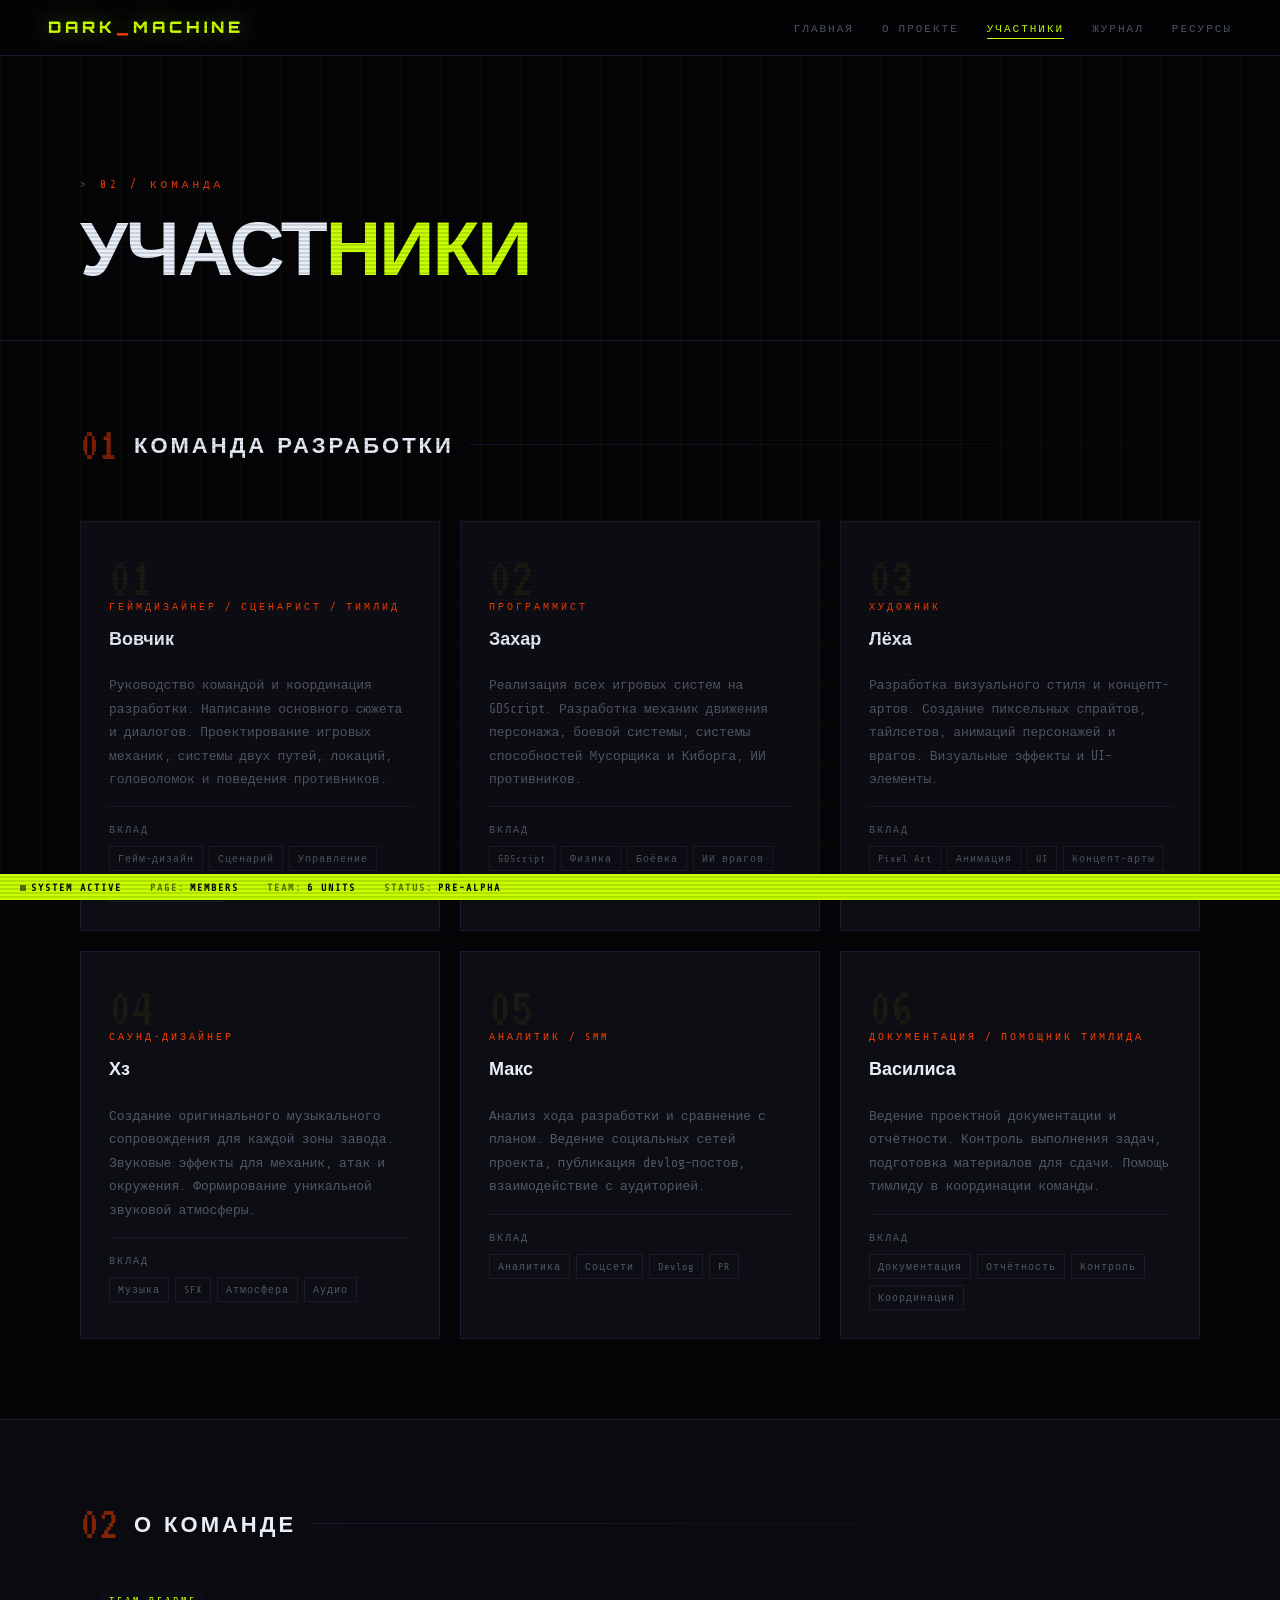
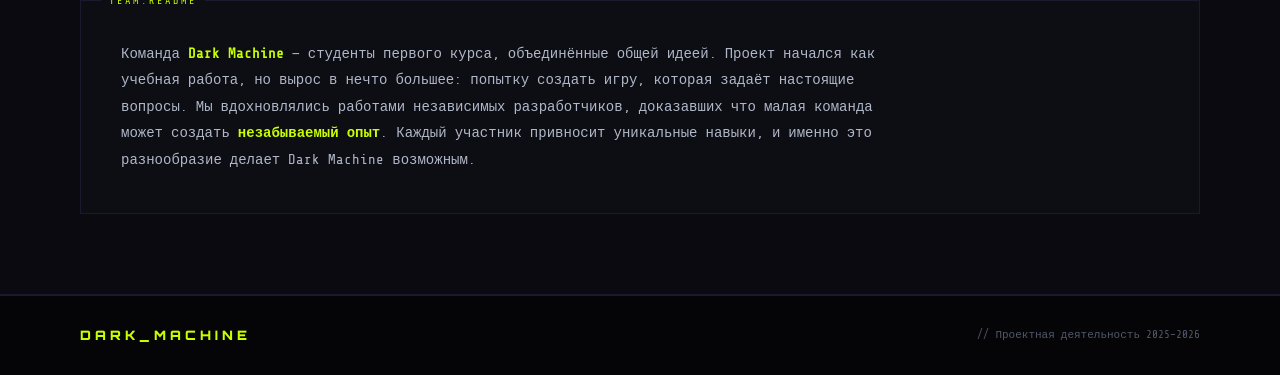
<file: site_backup/pages/members.html>
<!DOCTYPE html>
<html lang="ru">
<head>
  <meta charset="UTF-8"/>
  <meta name="viewport" content="width=device-width, initial-scale=1.0"/>
  <title>Dark Machine — Участники</title>
  <link rel="stylesheet" href="../css/style.css">
</head>
<body>

<nav>
  <a class="nav-logo" href="../index.html">DARK<span>_</span>MACHINE</a>
  <ul>
    <li><a href="../index.html">Главная</a></li>
    <li><a href="about.html">О проекте</a></li>
    <li><a href="members.html" class="active">Участники</a></li>
    <li><a href="journal.html">Журнал</a></li>
    <li><a href="resources.html">Ресурсы</a></li>
  </ul>
</nav>

<div class="page">

  <div class="page-hero">
    <div class="page-hero-label">02 / Команда</div>
    <h1 class="fade">УЧАСТ<span>НИКИ</span></h1>
  </div>

  <section>
    <div class="sec-header">
      <div class="sec-num">01</div>
      <div class="sec-title">Команда разработки</div>
      <div class="sec-line"></div>
    </div>

    <div class="members-grid">

      <div class="member-card">
        <div class="member-head">
          <div class="member-id">01</div>
          <div class="member-role">Геймдизайнер / Сценарист / Тимлид</div>
          <div class="member-name">Вовчик</div>
        </div>
        <div class="member-body">
          <div class="member-desc">Руководство командой и координация разработки. Написание основного сюжета и диалогов. Проектирование игровых механик, системы двух путей, локаций, головоломок и поведения противников.</div>
          <div class="member-contrib">
            <div class="contrib-label">Вклад</div>
            <div class="contrib-items">
              <span class="contrib-tag">Гейм-дизайн</span>
              <span class="contrib-tag">Сценарий</span>
              <span class="contrib-tag">Управление</span>
              <span class="contrib-tag">Дизайн уровней</span>
            </div>
          </div>
        </div>
      </div>

      <div class="member-card">
        <div class="member-head">
          <div class="member-id">02</div>
          <div class="member-role">Программист</div>
          <div class="member-name">Захар</div>
        </div>
        <div class="member-body">
          <div class="member-desc">Реализация всех игровых систем на GDScript. Разработка механик движения персонажа, боевой системы, системы способностей Мусорщика и Киборга, ИИ противников.</div>
          <div class="member-contrib">
            <div class="contrib-label">Вклад</div>
            <div class="contrib-items">
              <span class="contrib-tag">GDScript</span>
              <span class="contrib-tag">Физика</span>
              <span class="contrib-tag">Боёвка</span>
              <span class="contrib-tag">ИИ врагов</span>
            </div>
          </div>
        </div>
      </div>

      <div class="member-card">
        <div class="member-head">
          <div class="member-id">03</div>
          <div class="member-role">Художник</div>
          <div class="member-name">Лёха</div>
        </div>
        <div class="member-body">
          <div class="member-desc">Разработка визуального стиля и концепт-артов. Создание пиксельных спрайтов, тайлсетов, анимаций персонажей и врагов. Визуальные эффекты и UI-элементы.</div>
          <div class="member-contrib">
            <div class="contrib-label">Вклад</div>
            <div class="contrib-items">
              <span class="contrib-tag">Pixel Art</span>
              <span class="contrib-tag">Анимация</span>
              <span class="contrib-tag">UI</span>
              <span class="contrib-tag">Концепт-арты</span>
            </div>
          </div>
        </div>
      </div>

      <div class="member-card">
        <div class="member-head">
          <div class="member-id">04</div>
          <div class="member-role">Саунд-дизайнер</div>
          <div class="member-name">Хз</div>
        </div>
        <div class="member-body">
          <div class="member-desc">Создание оригинального музыкального сопровождения для каждой зоны завода. Звуковые эффекты для механик, атак и окружения. Формирование уникальной звуковой атмосферы.</div>
          <div class="member-contrib">
            <div class="contrib-label">Вклад</div>
            <div class="contrib-items">
              <span class="contrib-tag">Музыка</span>
              <span class="contrib-tag">SFX</span>
              <span class="contrib-tag">Атмосфера</span>
              <span class="contrib-tag">Аудио</span>
            </div>
          </div>
        </div>
      </div>

      <div class="member-card">
        <div class="member-head">
          <div class="member-id">05</div>
          <div class="member-role">Аналитик / SMM</div>
          <div class="member-name">Макс</div>
        </div>
        <div class="member-body">
          <div class="member-desc">Анализ хода разработки и сравнение с планом. Ведение социальных сетей проекта, публикация devlog-постов, взаимодействие с аудиторией.</div>
          <div class="member-contrib">
            <div class="contrib-label">Вклад</div>
            <div class="contrib-items">
              <span class="contrib-tag">Аналитика</span>
              <span class="contrib-tag">Соцсети</span>
              <span class="contrib-tag">Devlog</span>
              <span class="contrib-tag">PR</span>
            </div>
          </div>
        </div>
      </div>

      <div class="member-card">
        <div class="member-head">
          <div class="member-id">06</div>
          <div class="member-role">Документация / Помощник тимлида</div>
          <div class="member-name">Василиса</div>
        </div>
        <div class="member-body">
          <div class="member-desc">Ведение проектной документации и отчётности. Контроль выполнения задач, подготовка материалов для сдачи. Помощь тимлиду в координации команды.</div>
          <div class="member-contrib">
            <div class="contrib-label">Вклад</div>
            <div class="contrib-items">
              <span class="contrib-tag">Документация</span>
              <span class="contrib-tag">Отчётность</span>
              <span class="contrib-tag">Контроль</span>
              <span class="contrib-tag">Координация</span>
            </div>
          </div>
        </div>
      </div>

    </div>
  </section>

  <section class="dark">
    <div class="sec-header">
      <div class="sec-num">02</div>
      <div class="sec-title">О команде</div>
      <div class="sec-line"></div>
    </div>
    <div class="philosophy">
      <p>Команда <strong>Dark Machine</strong> — студенты первого курса, объединённые общей идеей. Проект начался как учебная работа, но вырос в нечто большее: попытку создать игру, которая задаёт настоящие вопросы. Мы вдохновлялись работами независимых разработчиков, доказавших что малая команда может создать <strong>незабываемый опыт</strong>. Каждый участник привносит уникальные навыки, и именно это разнообразие делает Dark Machine возможным.</p>
    </div>
  </section>

</div>

<footer>
  <div class="footer-logo">DARK_MACHINE</div>
  <div class="footer-copy">// Проектная деятельность 2025–2026</div>
</footer>

<div class="statusbar">
  <div class="sb-item"><span class="sb-dot"></span>SYSTEM ACTIVE</div>
  <div class="sb-item"><span>PAGE:</span>MEMBERS</div>
  <div class="sb-item"><span>TEAM:</span>6 UNITS</div>
  <div class="sb-item"><span>STATUS:</span>PRE-ALPHA</div>
</div>

<script src="../js/main.js"></script>
</body>
</html>
</file>
<file: site/css/style.css>
@import url('https://fonts.googleapis.com/css2?family=Share+Tech+Mono&family=Orbitron:wght@400;700;900&family=VT323&display=swap');

:root {
  --bg: #050508;
  --bg2: #0a0a10;
  --panel: #0d0d14;
  --border: #1a1a2e;
  --accent: #c8ff00;
  --accent2: #ff3c00;
  --accent3: #00c8ff;
  --text: #b0b8c8;
  --text-dim: #505868;
  --text-bright: #e8eef8;
  --grid: rgba(200,255,0,0.03);
}

* { margin: 0; padding: 0; box-sizing: border-box; }
html { scroll-behavior: smooth; }

body {
  background: var(--bg);
  color: var(--text);
  font-family: 'Share Tech Mono', monospace;
  font-size: 15px;
  line-height: 1.7;
  overflow-x: hidden;
  cursor: crosshair;
}

/* SCANLINES */
body::before {
  content: '';
  position: fixed;
  inset: 0;
  background: repeating-linear-gradient(
    0deg, transparent, transparent 2px,
    rgba(0,0,0,0.12) 2px, rgba(0,0,0,0.12) 4px
  );
  pointer-events: none;
  z-index: 9999;
}

/* GRID BG */
body::after {
  content: '';
  position: fixed;
  inset: 0;
  background-image:
    linear-gradient(var(--grid) 1px, transparent 1px),
    linear-gradient(90deg, var(--grid) 1px, transparent 1px);
  background-size: 40px 40px;
  pointer-events: none;
  z-index: 0;
}

/* ============================================================
   NAV
   ============================================================ */
nav {
  position: fixed;
  top: 0; left: 0; right: 0;
  z-index: 1000;
  display: flex;
  justify-content: center;
  align-items: center;
  padding: 0 48px;
  height: 56px;
  background: rgba(5,5,8,0.95);
  border-bottom: 1px solid var(--border);
  backdrop-filter: blur(8px);
}

/* Circular logo image — absolute left */
.nav-logo {
  position: absolute;
  left: 48px;
  display: flex;
  align-items: center;
  text-decoration: none;
  flex-shrink: 0;
}

.nav-logo img {
  width: 38px;
  height: 38px;
  border-radius: 50%;
  object-fit: cover;
  display: block;
  transition: transform 0.3s ease, box-shadow 0.3s ease;
  box-shadow: 0 0 0 1px var(--border);
}

.nav-logo img:hover {
  transform: rotate(15deg) scale(1.1);
  box-shadow: 0 0 14px rgba(200,255,0,0.35), 0 0 0 1px var(--accent);
}

nav ul { list-style: none; display: flex; gap: 28px; }

nav ul li a {
  color: var(--text-dim);
  text-decoration: none;
  font-size: 11px;
  letter-spacing: 2px;
  text-transform: uppercase;
  transition: color 0.2s;
  position: relative;
}

nav ul li a::after {
  content: '';
  position: absolute;
  bottom: -4px; left: 0;
  width: 0; height: 1px;
  background: var(--accent);
  transition: width 0.3s;
}

nav ul li a:hover { color: var(--accent); }
nav ul li a:hover::after { width: 100%; }
nav ul li a.active { color: var(--accent); }
nav ul li a.active::after { width: 100%; }

/* ============================================================
   PAGE WRAPPER & SECTIONS
   ============================================================ */
.page {
  position: relative;
  z-index: 1;
  padding-top: 56px;
}

section {
  padding: 80px 80px;
  position: relative;
  z-index: 1;
}

section.dark {
  background: var(--bg2);
  border-top: 1px solid var(--border);
  border-bottom: 1px solid var(--border);
}

.sec-header {
  display: flex;
  align-items: center;
  gap: 16px;
  margin-bottom: 52px;
}

.sec-num {
  font-family: 'VT323', monospace;
  font-size: 48px;
  color: var(--accent2);
  opacity: 0.5;
  line-height: 1;
}

.sec-title {
  font-family: 'Orbitron', sans-serif;
  font-size: 22px;
  font-weight: 700;
  color: var(--text-bright);
  letter-spacing: 3px;
  text-transform: uppercase;
}

.sec-line {
  flex: 1;
  height: 1px;
  background: linear-gradient(to right, var(--border), transparent);
}

/* ============================================================
   SHARED: PAGE HERO (about / journal / members / resources)
   ============================================================ */
.page-hero {
  padding: 120px 80px 60px;
  position: relative;
  z-index: 1;
  border-bottom: 1px solid var(--border);
}

.page-hero-label {
  font-size: 11px;
  letter-spacing: 4px;
  color: var(--accent2);
  text-transform: uppercase;
  margin-bottom: 16px;
}

.page-hero-label::before { content: '> '; color: var(--text-dim); }

.page-hero h1 {
  font-family: 'Orbitron', sans-serif;
  font-size: clamp(40px, 6vw, 80px);
  font-weight: 900;
  color: var(--text-bright);
  letter-spacing: -2px;
  line-height: 0.9;
}

.page-hero h1 span { color: var(--accent); }

/* ============================================================
   TAG
   ============================================================ */
.tag {
  display: inline-block;
  padding: 4px 14px;
  border: 1px solid var(--border);
  font-size: 11px;
  letter-spacing: 2px;
  text-transform: uppercase;
  color: var(--text-dim);
  background: var(--panel);
}

.tag.green { border-color: var(--accent); color: var(--accent); }
.tag.red   { border-color: var(--accent2); color: var(--accent2); }
.tag.blue  { border-color: var(--accent3); color: var(--accent3); }

/* ============================================================
   CARD (generic)
   ============================================================ */
.card {
  border: 1px solid var(--border);
  padding: 24px;
  background: var(--panel);
  transition: border-color 0.2s, transform 0.2s;
  position: relative;
}

.card:hover { border-color: var(--accent2); transform: translateY(-3px); }

/* ============================================================
   FOOTER
   ============================================================ */
footer {
  position: relative;
  z-index: 1;
  border-top: 1px solid var(--border);
  padding: 28px 80px;
  display: flex;
  justify-content: space-between;
  align-items: center;
  background: var(--bg);
}

.footer-logo {
  font-family: 'Orbitron', sans-serif;
  font-size: 13px;
  font-weight: 900;
  color: var(--accent);
  letter-spacing: 4px;
}

.footer-copy { font-size: 11px; color: var(--text-dim); }

/* ============================================================
   ANIMATIONS
   ============================================================ */
@keyframes fadeUp {
  from { opacity: 0; transform: translateY(24px); }
  to   { opacity: 1; transform: translateY(0); }
}

.fade   { animation: fadeUp 0.6s ease both; }
.fade-1 { animation-delay: 0.1s; }
.fade-2 { animation-delay: 0.2s; }
.fade-3 { animation-delay: 0.3s; }
.fade-4 { animation-delay: 0.4s; }

@keyframes blink { 0%,100%{opacity:1} 50%{opacity:0.2} }
@keyframes spin {
  from { transform: translateY(-50%) rotate(0deg); }
  to   { transform: translateY(-50%) rotate(360deg); }
}

/* GLITCH */
@keyframes glitch1 {
  0%,94%,100% { transform: translate(-2px); opacity: 0; }
  95% { transform: translate(-4px, 2px); opacity: 0.7; }
  97% { transform: translate(2px,-1px); opacity: 0.7; }
}
@keyframes glitch2 {
  0%,92%,100% { transform: translate(2px); opacity: 0; }
  93% { transform: translate(4px,-2px); opacity: 0.7; }
  95% { transform: translate(-2px,1px); opacity: 0.7; }
}

.glitch { position: relative; }
.glitch::before, .glitch::after {
  content: attr(data-text);
  position: absolute;
  top: 0; left: 0;
  font-family: inherit; font-size: inherit; font-weight: inherit;
}
.glitch::before {
  color: var(--accent2);
  clip-path: polygon(0 0,100% 0,100% 35%,0 35%);
  animation: glitch1 5s infinite;
}
.glitch::after {
  color: var(--accent3);
  clip-path: polygon(0 65%,100% 65%,100% 100%,0 100%);
  animation: glitch2 5s infinite;
}

/* ============================================================
   STATUS BAR
   ============================================================ */
.statusbar {
  position: fixed;
  bottom: 0; left: 0; right: 0;
  z-index: 1000;
  height: 26px;
  background: var(--accent);
  display: flex;
  align-items: center;
  padding: 0 20px;
  gap: 28px;
}

.sb-item {
  font-size: 10px;
  letter-spacing: 2px;
  color: #000;
  display: flex;
  align-items: center;
  gap: 6px;
}

.sb-dot {
  width: 6px; height: 6px;
  background: #000;
  border-radius: 50%;
  animation: blink 1.2s infinite;
}

/* ============================================================
   HERO (index)
   ============================================================ */
.hero {
  min-height: 100vh;
  position: relative;
  display: flex;
  align-items: center;
  overflow: hidden;
}

.hero-bg {
  position: absolute;
  inset: 0;
  background:
    radial-gradient(ellipse 60% 50% at 70% 50%, rgba(200,255,0,0.04) 0%, transparent 70%),
    radial-gradient(ellipse 40% 60% at 30% 60%, rgba(255,60,0,0.03) 0%, transparent 70%);
}

.hero-gear {
  position: absolute;
  right: -60px;
  top: 50%;
  transform: translateY(-50%);
  font-size: 420px;
  color: rgba(200,255,0,0.025);
  animation: spin 40s linear infinite;
  line-height: 1;
  pointer-events: none;
}

.hero-content {
  position: relative;
  z-index: 2;
  padding: 0 80px;
  max-width: 900px;
}

.hero-eyebrow {
  font-size: 11px;
  letter-spacing: 5px;
  color: var(--accent2);
  text-transform: uppercase;
  margin-bottom: 20px;
}

.hero-eyebrow::before { content: '> '; color: var(--text-dim); }

.hero-title {
  font-family: 'Orbitron', sans-serif;
  font-size: clamp(64px, 10vw, 130px);
  font-weight: 900;
  color: var(--text-bright);
  line-height: 0.85;
  letter-spacing: -4px;
  margin-bottom: 28px;
  display: block;
}

.hero-title .line2 {
  display: block;
  color: var(--accent);
  text-shadow: 0 0 40px rgba(200,255,0,0.3);
}

.hero-sub {
  font-size: 14px;
  color: var(--text);
  line-height: 1.9;
  max-width: 520px;
  margin-bottom: 28px;
  border-left: 2px solid var(--accent2);
  padding-left: 16px;
}

.hero-tags {
  display: flex;
  flex-wrap: wrap;
  gap: 8px;
  margin-bottom: 36px;
}

.hero-cta { display: flex; gap: 16px; align-items: center; margin-bottom: 48px; }

.btn {
  display: inline-block;
  padding: 12px 28px;
  font-family: 'Share Tech Mono', monospace;
  font-size: 11px;
  letter-spacing: 3px;
  text-transform: uppercase;
  text-decoration: none;
  transition: all 0.2s;
  cursor: pointer;
}

.btn-primary {
  background: var(--accent);
  color: #000;
  font-weight: bold;
}

.btn-primary:hover { background: #dfff33; transform: translateY(-2px); }

.btn-secondary {
  border: 1px solid var(--accent);
  color: var(--accent);
  background: transparent;
}

.btn-secondary:hover {
  background: rgba(200,255,0,0.08);
  transform: translateY(-2px);
}

.hero-scroll {
  font-size: 10px;
  letter-spacing: 4px;
  color: var(--text-dim);
  animation: blink 2s infinite;
}

/* ============================================================
   STATS (index)
   ============================================================ */
.stats {
  position: relative;
  z-index: 1;
  display: grid;
  grid-template-columns: repeat(4, 1fr);
  border-top: 1px solid var(--border);
  border-bottom: 1px solid var(--border);
  background: var(--bg2);
}

.stat {
  padding: 36px 40px;
  border-right: 1px solid var(--border);
  position: relative;
}

.stat:last-child { border-right: none; }

.stat-num {
  font-family: 'VT323', monospace;
  font-size: 64px;
  color: var(--accent);
  line-height: 1;
  margin-bottom: 4px;
}

.stat-label {
  font-size: 11px;
  letter-spacing: 3px;
  text-transform: uppercase;
  color: var(--text-dim);
}

/* ============================================================
   SYNOPSIS (index)
   ============================================================ */
.synopsis {
  position: relative;
  z-index: 1;
  padding: 80px;
}

.syn-grid {
  display: grid;
  grid-template-columns: 1fr 380px;
  gap: 60px;
  align-items: start;
}

.syn-text p {
  color: var(--text);
  font-size: 14px;
  line-height: 1.9;
  margin-bottom: 16px;
}

.syn-text strong { color: var(--text-bright); }

.paths { display: flex; flex-direction: column; gap: 16px; }

.path-card {
  border: 1px solid var(--border);
  padding: 24px;
  background: var(--panel);
  position: relative;
  overflow: hidden;
  transition: border-color 0.2s;
}

.path-card::before {
  content: '';
  position: absolute;
  top: 0; left: 0;
  width: 3px; height: 100%;
}

.path-card.scav { border-left: 3px solid var(--accent); }
.path-card.scav::before { background: var(--accent); }
.path-card.cyborg { border-left: 3px solid var(--accent2); }
.path-card.cyborg::before { background: var(--accent2); }

.path-name {
  font-family: 'Orbitron', sans-serif;
  font-size: 13px;
  font-weight: 700;
  margin-bottom: 10px;
  letter-spacing: 2px;
}

.path-card.scav .path-name { color: var(--accent); }
.path-card.cyborg .path-name { color: var(--accent2); }

.path-desc { font-size: 12px; color: var(--text-dim); line-height: 1.7; }

/* ============================================================
   ABOUT — MAIN GRID
   ============================================================ */
.about-main {
  display: grid;
  grid-template-columns: 1fr 320px;
  gap: 60px;
  align-items: start;
}

.about-text p {
  color: var(--text);
  font-size: 14px;
  line-height: 1.9;
  margin-bottom: 16px;
}

.about-text strong { color: var(--text-bright); }

.specs-box {
  border: 1px solid var(--border);
  background: var(--panel);
  position: relative;
}

.specs-box::before {
  content: 'SPEC_SHEET.TXT';
  position: absolute;
  top: -9px; left: 14px;
  background: var(--panel);
  padding: 0 6px;
  font-size: 10px;
  letter-spacing: 3px;
  color: var(--accent);
}

.spec-row {
  display: flex;
  justify-content: space-between;
  align-items: center;
  padding: 10px 20px;
  border-bottom: 1px solid var(--border);
}

.spec-row:last-child { border-bottom: none; }

.spec-key {
  font-size: 10px;
  letter-spacing: 2px;
  color: var(--text-dim);
  text-transform: uppercase;
}

.spec-val {
  font-family: 'VT323', monospace;
  font-size: 16px;
  color: var(--accent);
  letter-spacing: 1px;
}

/* ============================================================
   ABOUT — WORLD / LORE
   ============================================================ */
.lore-grid {
  display: grid;
  grid-template-columns: repeat(3, 1fr);
  gap: 20px;
}

.lore-card {
  border: 1px solid var(--border);
  padding: 32px 28px;
  background: var(--panel);
  transition: border-color 0.2s, transform 0.2s;
}

.lore-card:hover { border-color: var(--accent3); transform: translateY(-3px); }

.lore-icon { font-size: 28px; margin-bottom: 16px; }

.lore-title {
  font-family: 'Orbitron', sans-serif;
  font-size: 13px;
  font-weight: 700;
  letter-spacing: 2px;
  color: var(--accent3);
  margin-bottom: 12px;
}

.lore-text { font-size: 13px; color: var(--text-dim); line-height: 1.8; }

/* ============================================================
   ABOUT — REFERENCES
   ============================================================ */
.refs-grid {
  display: grid;
  grid-template-columns: repeat(3, 1fr);
  gap: 20px;
}

.ref-card {
  border: 1px solid var(--border);
  background: var(--panel);
  display: flex;
  flex-direction: column;
  gap: 0;
  transition: border-color 0.2s, transform 0.2s;
  overflow: hidden;
}

.ref-card:hover { border-color: var(--accent2); transform: translateY(-3px); }

/* Reference screenshot image */
.ref-img {
  width: 100%;
  height: 140px;
  object-fit: cover;
  display: block;
  filter: grayscale(40%) brightness(0.75) contrast(1.1);
  transition: filter 0.4s ease, transform 0.4s ease;
  transform-origin: center;
}

.ref-card:hover .ref-img {
  filter: grayscale(0%) brightness(0.95) contrast(1.05);
  transform: scale(1.03);
}

.ref-body {
  display: flex;
  gap: 16px;
  align-items: flex-start;
  padding: 20px 20px 24px;
}

.ref-num {
  font-family: 'VT323', monospace;
  font-size: 36px;
  color: var(--accent2);
  opacity: 0.5;
  line-height: 1;
  flex-shrink: 0;
}

.ref-title {
  font-family: 'Orbitron', sans-serif;
  font-size: 13px;
  font-weight: 700;
  color: var(--text-bright);
  margin-bottom: 8px;
  letter-spacing: 1px;
}

.ref-desc { font-size: 12px; color: var(--text-dim); line-height: 1.7; }

/* ============================================================
   JOURNAL — LAYOUT
   ============================================================ */
.journal-layout {
  display: grid;
  grid-template-columns: 1fr 280px;
  gap: 40px;
  align-items: start;
}

.posts-list { display: flex; flex-direction: column; gap: 20px; }

.post {
  border: 1px solid var(--border);
  background: var(--panel);
  position: relative;
  transition: border-color 0.2s;
  overflow: hidden;
}

.post:hover { border-color: var(--accent3); }

.post-accent-line {
  position: absolute;
  left: 0; top: 0; bottom: 0;
  width: 3px;
  background: var(--accent3);
  opacity: 0;
  transition: opacity 0.2s;
}

.post:hover .post-accent-line { opacity: 1; }

.post-head {
  padding: 24px 28px 16px;
  border-bottom: 1px solid var(--border);
  display: flex;
  justify-content: space-between;
  align-items: flex-start;
}

.post-meta { display: flex; gap: 12px; align-items: center; }

.post-date {
  font-family: 'Share Tech Mono', monospace;
  font-size: 11px;
  letter-spacing: 2px;
  color: var(--accent3);
}

.post-tag {
  font-size: 10px;
  padding: 2px 10px;
  border: 1px solid var(--accent3);
  color: var(--accent3);
  letter-spacing: 2px;
  text-transform: uppercase;
}

.post-num {
  font-family: 'VT323', monospace;
  font-size: 40px;
  color: rgba(0,200,255,0.08);
  line-height: 1;
}

.post-body   { padding: 20px 28px 28px; }
.post-footer { padding: 14px 28px; border-top: 1px solid var(--border); display: flex; gap: 8px; flex-wrap: wrap; }

.post-title {
  font-family: 'Orbitron', sans-serif;
  font-size: 16px;
  font-weight: 700;
  color: var(--text-bright);
  margin-bottom: 12px;
}

.post-text        { font-size: 13px; color: var(--text); line-height: 1.9; }
.post-text strong { color: var(--accent); }

/* ============================================================
   JOURNAL — SIDEBAR
   ============================================================ */
.sidebar { position: sticky; top: 76px; }

.sidebar-box {
  border: 1px solid var(--border);
  background: var(--panel);
  margin-bottom: 16px;
  position: relative;
}

.sidebar-box::before {
  content: attr(data-label);
  position: absolute;
  top: -9px; left: 14px;
  background: var(--panel);
  padding: 0 6px;
  font-size: 10px;
  letter-spacing: 3px;
  color: var(--accent2);
}

.sidebar-box ul { list-style: none; padding: 20px; }

.sidebar-box ul li {
  padding: 8px 0;
  border-bottom: 1px solid var(--border);
  font-size: 12px;
  color: var(--text-dim);
  display: flex;
  justify-content: space-between;
}

.sidebar-box ul li:last-child { border-bottom: none; }
.sidebar-box ul li span       { color: var(--accent3); }

.progress-bar-wrap { padding: 20px; }
.progress-item     { margin-bottom: 14px; }

.progress-label {
  display: flex;
  justify-content: space-between;
  font-size: 11px;
  color: var(--text-dim);
  margin-bottom: 5px;
  letter-spacing: 1px;
}

.progress-label span { color: var(--accent); }

.progress-track { height: 4px; background: var(--border); position: relative; }

.progress-fill { position: absolute; left: 0; top: 0; bottom: 0; background: var(--accent); }

/* ============================================================
   MEMBERS
   ============================================================ */
.members-grid { display: grid; grid-template-columns: repeat(3, 1fr); gap: 20px; }

.member-card {
  border: 1px solid var(--border);
  background: var(--panel);
  overflow: hidden;
  transition: border-color 0.2s, transform 0.2s;
  position: relative;
}

.member-card:hover { border-color: var(--accent2); transform: translateY(-4px); }

.member-card::before {
  content: '';
  position: absolute;
  top: 0; left: 0;
  width: 100%; height: 2px;
  background: var(--accent2);
  transform: scaleX(0);
  transform-origin: left;
  transition: transform 0.3s;
}

.member-card:hover::before { transform: scaleX(1); }

.member-head { padding: 28px 28px 0; }

.member-id {
  font-family: 'VT323', monospace;
  font-size: 56px;
  color: rgba(200,255,0,0.06);
  line-height: 1;
  margin-bottom: -8px;
}

.member-role {
  font-size: 10px;
  letter-spacing: 3px;
  color: var(--accent2);
  text-transform: uppercase;
  margin-bottom: 8px;
}

.member-name {
  font-family: 'Orbitron', sans-serif;
  font-size: 18px;
  font-weight: 700;
  color: var(--text-bright);
  margin-bottom: 4px;
}

.member-body { padding: 16px 28px 28px; }

.member-desc { font-size: 13px; color: var(--text-dim); line-height: 1.8; margin-bottom: 16px; }

.member-contrib { border-top: 1px solid var(--border); padding-top: 14px; }

.contrib-label {
  font-size: 10px;
  letter-spacing: 2px;
  color: var(--text-dim);
  text-transform: uppercase;
  margin-bottom: 8px;
}

.contrib-items { display: flex; flex-wrap: wrap; gap: 6px; }

.contrib-tag {
  font-size: 10px;
  padding: 3px 8px;
  border: 1px solid var(--border);
  color: var(--text-dim);
  letter-spacing: 1px;
}

/* ============================================================
   MEMBERS — PHILOSOPHY
   ============================================================ */
.philosophy {
  border: 1px solid var(--border);
  padding: 40px;
  background: var(--panel);
  position: relative;
}

.philosophy::before {
  content: 'TEAM.README';
  position: absolute;
  top: -9px; left: 20px;
  background: var(--panel);
  padding: 0 8px;
  font-size: 10px;
  letter-spacing: 3px;
  color: var(--accent);
}

.philosophy p { font-size: 14px; color: var(--text); line-height: 1.9; max-width: 800px; }
.philosophy strong { color: var(--accent); }

/* ============================================================
   RESOURCES
   ============================================================ */
.res-category { margin-bottom: 48px; }

.cat-label {
  font-size: 11px;
  letter-spacing: 4px;
  color: var(--accent2);
  text-transform: uppercase;
  margin-bottom: 16px;
  display: flex;
  align-items: center;
  gap: 12px;
}

.cat-label::after { content: ''; flex: 1; height: 1px; background: var(--border); }

.res-grid      { display: grid; grid-template-columns: repeat(4, 1fr); gap: 14px; }
.res-grid.wide { grid-template-columns: repeat(3, 1fr); }

.res-card {
  border: 1px solid var(--border);
  padding: 20px;
  background: var(--panel);
  text-decoration: none;
  display: block;
  position: relative;
  transition: border-color 0.2s, transform 0.2s;
  overflow: hidden;
}

.res-card::after {
  content: '↗';
  position: absolute;
  top: 14px; right: 16px;
  font-size: 14px;
  color: var(--text-dim);
  transition: color 0.2s, transform 0.2s;
}

.res-card:hover                { border-color: var(--accent); transform: translateY(-2px); }
.res-card:hover::after         { color: var(--accent); transform: translate(3px, -3px); }

.res-cat {
  font-size: 10px;
  letter-spacing: 2px;
  color: var(--text-dim);
  text-transform: uppercase;
  margin-bottom: 8px;
  font-family: 'Share Tech Mono', monospace;
}

.res-name { font-family: 'Orbitron', sans-serif; font-size: 13px; color: var(--text-bright); margin-bottom: 8px; font-weight: 700; }
.res-desc { font-size: 12px; color: var(--text-dim); line-height: 1.6; }

/* ============================================================
   RESOURCES — PARTNER
   ============================================================ */
.partner-card {
  border: 1px solid var(--accent);
  padding: 36px;
  background: var(--panel);
  position: relative;
  display: grid;
  grid-template-columns: 1fr auto;
  gap: 32px;
  align-items: center;
}

.partner-card::before {
  content: 'ОРГАНИЗАЦИЯ-ПАРТНЁР';
  position: absolute;
  top: -9px; left: 20px;
  background: var(--panel);
  padding: 0 8px;
  font-size: 10px;
  letter-spacing: 3px;
  color: var(--accent);
}

.partner-name { font-family: 'Orbitron', sans-serif; font-size: 20px; font-weight: 900; color: var(--accent); margin-bottom: 8px; }
.partner-desc { font-size: 14px; color: var(--text); line-height: 1.8; max-width: 600px; }

.partner-link {
  display: inline-block;
  padding: 12px 24px;
  background: var(--accent);
  color: #000;
  font-family: 'Share Tech Mono', monospace;
  font-size: 11px;
  letter-spacing: 3px;
  text-decoration: none;
  text-transform: uppercase;
  font-weight: bold;
  white-space: nowrap;
  transition: background 0.2s;
  flex-shrink: 0;
}

.partner-link:hover { background: #dfff33; }
</file>
<file: site_backup/css/style.css>
@import url('https://fonts.googleapis.com/css2?family=Share+Tech+Mono&family=Orbitron:wght@400;700;900&family=VT323&display=swap');

:root {
  --bg: #050508;
  --bg2: #0a0a10;
  --panel: #0d0d14;
  --border: #1a1a2e;
  --accent: #c8ff00;
  --accent2: #ff3c00;
  --accent3: #00c8ff;
  --text: #b0b8c8;
  --text-dim: #505868;
  --text-bright: #e8eef8;
  --grid: rgba(200,255,0,0.03);
}

* { margin: 0; padding: 0; box-sizing: border-box; }
html { scroll-behavior: smooth; }

body {
  background: var(--bg);
  color: var(--text);
  font-family: 'Share Tech Mono', monospace;
  font-size: 15px;
  line-height: 1.7;
  overflow-x: hidden;
  cursor: crosshair;
}

/* SCANLINES */
body::before {
  content: '';
  position: fixed;
  inset: 0;
  background: repeating-linear-gradient(
    0deg, transparent, transparent 2px,
    rgba(0,0,0,0.12) 2px, rgba(0,0,0,0.12) 4px
  );
  pointer-events: none;
  z-index: 9999;
}

/* GRID BG */
body::after {
  content: '';
  position: fixed;
  inset: 0;
  background-image:
    linear-gradient(var(--grid) 1px, transparent 1px),
    linear-gradient(90deg, var(--grid) 1px, transparent 1px);
  background-size: 40px 40px;
  pointer-events: none;
  z-index: 0;
}

/* ============================================================
   NAV
   ============================================================ */
nav {
  position: fixed;
  top: 0; left: 0; right: 0;
  z-index: 1000;
  display: flex;
  justify-content: space-between;
  align-items: center;
  padding: 0 48px;
  height: 56px;
  background: rgba(5,5,8,0.95);
  border-bottom: 1px solid var(--border);
  backdrop-filter: blur(8px);
}

.nav-logo {
  font-family: 'Orbitron', sans-serif;
  font-size: 16px;
  font-weight: 900;
  color: var(--accent);
  letter-spacing: 4px;
  text-decoration: none;
  text-shadow: 0 0 20px rgba(200,255,0,0.4);
}

.nav-logo span { color: var(--accent2); }

nav ul { list-style: none; display: flex; gap: 28px; }

nav ul li a {
  color: var(--text-dim);
  text-decoration: none;
  font-size: 11px;
  letter-spacing: 2px;
  text-transform: uppercase;
  transition: color 0.2s;
  position: relative;
}

nav ul li a::after {
  content: '';
  position: absolute;
  bottom: -4px; left: 0;
  width: 0; height: 1px;
  background: var(--accent);
  transition: width 0.3s;
}

nav ul li a:hover { color: var(--accent); }
nav ul li a:hover::after { width: 100%; }
nav ul li a.active { color: var(--accent); }
nav ul li a.active::after { width: 100%; }

/* ============================================================
   PAGE WRAPPER & SECTIONS
   ============================================================ */
.page {
  position: relative;
  z-index: 1;
  padding-top: 56px;
}

section {
  padding: 80px 80px;
  position: relative;
  z-index: 1;
}

section.dark {
  background: var(--bg2);
  border-top: 1px solid var(--border);
  border-bottom: 1px solid var(--border);
}

.sec-header {
  display: flex;
  align-items: center;
  gap: 16px;
  margin-bottom: 52px;
}

.sec-num {
  font-family: 'VT323', monospace;
  font-size: 48px;
  color: var(--accent2);
  opacity: 0.5;
  line-height: 1;
}

.sec-title {
  font-family: 'Orbitron', sans-serif;
  font-size: 22px;
  font-weight: 700;
  color: var(--text-bright);
  letter-spacing: 3px;
  text-transform: uppercase;
}

.sec-line {
  flex: 1;
  height: 1px;
  background: linear-gradient(to right, var(--border), transparent);
}

/* ============================================================
   SHARED: PAGE HERO (about / journal / members / resources)
   ============================================================ */
.page-hero {
  padding: 120px 80px 60px;
  position: relative;
  z-index: 1;
  border-bottom: 1px solid var(--border);
}

.page-hero-label {
  font-size: 11px;
  letter-spacing: 4px;
  color: var(--accent2);
  text-transform: uppercase;
  margin-bottom: 16px;
}

.page-hero-label::before { content: '> '; color: var(--text-dim); }

.page-hero h1 {
  font-family: 'Orbitron', sans-serif;
  font-size: clamp(40px, 6vw, 80px);
  font-weight: 900;
  color: var(--text-bright);
  letter-spacing: -2px;
  line-height: 0.9;
}

.page-hero h1 span { color: var(--accent); }

/* ============================================================
   TAG
   ============================================================ */
.tag {
  display: inline-block;
  padding: 4px 14px;
  border: 1px solid var(--border);
  font-size: 11px;
  letter-spacing: 2px;
  text-transform: uppercase;
  color: var(--text-dim);
  background: var(--panel);
}

.tag.green { border-color: var(--accent); color: var(--accent); }
.tag.red   { border-color: var(--accent2); color: var(--accent2); }
.tag.blue  { border-color: var(--accent3); color: var(--accent3); }

/* ============================================================
   CARD (generic)
   ============================================================ */
.card {
  border: 1px solid var(--border);
  padding: 24px;
  background: var(--panel);
  transition: border-color 0.2s, transform 0.2s;
  position: relative;
}

.card:hover { border-color: var(--accent2); transform: translateY(-3px); }

/* ============================================================
   FOOTER
   ============================================================ */
footer {
  position: relative;
  z-index: 1;
  border-top: 1px solid var(--border);
  padding: 28px 80px;
  display: flex;
  justify-content: space-between;
  align-items: center;
  background: var(--bg);
}

.footer-logo {
  font-family: 'Orbitron', sans-serif;
  font-size: 13px;
  font-weight: 900;
  color: var(--accent);
  letter-spacing: 4px;
}

.footer-copy { font-size: 11px; color: var(--text-dim); }

/* ============================================================
   ANIMATIONS
   ============================================================ */
@keyframes fadeUp {
  from { opacity: 0; transform: translateY(24px); }
  to   { opacity: 1; transform: translateY(0); }
}

.fade   { animation: fadeUp 0.6s ease both; }
.fade-1 { animation-delay: 0.1s; }
.fade-2 { animation-delay: 0.2s; }
.fade-3 { animation-delay: 0.3s; }
.fade-4 { animation-delay: 0.4s; }

@keyframes blink { 0%,100%{opacity:1} 50%{opacity:0.2} }
@keyframes spin {
  from { transform: translateY(-50%) rotate(0deg); }
  to   { transform: translateY(-50%) rotate(360deg); }
}

/* GLITCH */
@keyframes glitch1 {
  0%,94%,100% { transform: translate(-2px); opacity: 0; }
  95% { transform: translate(-4px, 2px); opacity: 0.7; }
  97% { transform: translate(2px,-1px); opacity: 0.7; }
}
@keyframes glitch2 {
  0%,92%,100% { transform: translate(2px); opacity: 0; }
  93% { transform: translate(4px,-2px); opacity: 0.7; }
  95% { transform: translate(-2px,1px); opacity: 0.7; }
}

.glitch { position: relative; }
.glitch::before, .glitch::after {
  content: attr(data-text);
  position: absolute;
  top: 0; left: 0;
  font-family: inherit; font-size: inherit; font-weight: inherit;
}
.glitch::before {
  color: var(--accent2);
  clip-path: polygon(0 0,100% 0,100% 35%,0 35%);
  animation: glitch1 5s infinite;
}
.glitch::after {
  color: var(--accent3);
  clip-path: polygon(0 65%,100% 65%,100% 100%,0 100%);
  animation: glitch2 5s infinite;
}

/* ============================================================
   STATUS BAR
   ============================================================ */
.statusbar {
  position: fixed;
  bottom: 0; left: 0; right: 0;
  z-index: 1000;
  height: 26px;
  background: var(--accent);
  display: flex;
  align-items: center;
  padding: 0 20px;
  gap: 28px;
}

.sb-item {
  font-size: 10px;
  letter-spacing: 2px;
  color: #000;
  font-family: 'Share Tech Mono', monospace;
  font-weight: bold;
}

.sb-item span { opacity: 0.55; margin-right: 5px; }

.sb-dot {
  display: inline-block;
  width: 6px; height: 6px;
  background: #000;
  animation: blink 1.2s infinite;
  vertical-align: middle;
  margin-right: 7px;
}

/* ============================================================
   INDEX — HERO
   ============================================================ */
.hero {
  min-height: 100vh;
  display: flex;
  flex-direction: column;
  justify-content: center;
  padding: 120px 80px 100px;
  position: relative;
  z-index: 1;
  overflow: hidden;
}

.hero-bg {
  position: absolute;
  inset: 0;
  background:
    radial-gradient(ellipse 70% 60% at 70% 50%, rgba(255,60,0,0.05) 0%, transparent 70%),
    radial-gradient(ellipse 40% 70% at 15% 40%, rgba(200,255,0,0.03) 0%, transparent 60%);
  z-index: 0;
}

.hero-gear {
  position: absolute;
  right: 60px;
  top: 50%;
  transform: translateY(-50%);
  font-size: 380px;
  color: rgba(200,255,0,0.025);
  font-family: monospace;
  animation: spin 80s linear infinite;
  user-select: none;
  z-index: 0;
}

.hero > * { position: relative; z-index: 1; }

.hero-content {
  position: absolute;
  z-index: 2;
}

.hero-eyebrow {
  font-size: 11px;
  letter-spacing: 5px;
  color: var(--accent2);
  text-transform: uppercase;
  margin-bottom: 22px;
}

.hero-eyebrow::before { content: '> '; color: var(--text-dim); }

.hero-title {
  font-family: 'Orbitron', sans-serif;
  font-size: clamp(60px, 9vw, 120px);
  font-weight: 900;
  line-height: 0.88;
  color: var(--text-bright);
  letter-spacing: -3px;
}

.hero-title .line2 {
  display: block;
  color: var(--accent);
  text-shadow: 0 0 50px rgba(200,255,0,0.3);
}

.hero-sub {
  margin-top: 32px;
  max-width: 500px;
  font-size: 14px;
  line-height: 1.9;
  border-left: 2px solid var(--accent2);
  padding-left: 20px;
}

.hero-tags { margin-top: 36px; display: flex; gap: 10px; flex-wrap: wrap; }
.hero-cta  { margin-top: 44px; display: flex; gap: 16px; }

.hero-scroll {
  position: absolute;
  bottom: 40px;
  left: 80px;
  font-size: 10px;
  letter-spacing: 3px;
  color: var(--text-dim);
  animation: blink 2s infinite;
  z-index: 1;
}

/* ============================================================
   INDEX — BUTTONS
   ============================================================ */
.btn {
  padding: 12px 28px;
  font-family: 'Share Tech Mono', monospace;
  font-size: 12px;
  letter-spacing: 3px;
  text-transform: uppercase;
  text-decoration: none;
  cursor: pointer;
  transition: all 0.2s;
  display: inline-block;
}

.btn-primary { background: var(--accent); color: #000; font-weight: bold; }
.btn-primary:hover { background: #dfff33; transform: translateY(-2px); }

.btn-secondary { border: 1px solid var(--border); color: var(--text-dim); background: transparent; }
.btn-secondary:hover { border-color: var(--accent); color: var(--accent); }

/* ============================================================
   INDEX — QUICK STATS
   ============================================================ */
.stats {
  padding: 48px 80px;
  background: var(--bg2);
  border-top: 1px solid var(--border);
  border-bottom: 1px solid var(--border);
  display: grid;
  grid-template-columns: repeat(4, 1fr);
  gap: 0;
  position: relative;
  z-index: 1;
}

.stat { padding: 24px 32px; border-right: 1px solid var(--border); }
.stat:last-child { border-right: none; }

.stat-num {
  font-family: 'Orbitron', sans-serif;
  font-size: 36px;
  font-weight: 900;
  color: var(--accent);
  line-height: 1;
  margin-bottom: 6px;
}

.stat-label { font-size: 11px; letter-spacing: 2px; color: var(--text-dim); text-transform: uppercase; }

/* ============================================================
   INDEX — SYNOPSIS / PATHS
   ============================================================ */
.synopsis { padding: 80px; position: relative; z-index: 1; }

.syn-grid { display: grid; grid-template-columns: 1fr 1fr; gap: 60px; }

.syn-text p { margin-bottom: 18px; color: var(--text); font-size: 14px; line-height: 1.9; }
.syn-text strong { color: var(--accent); }

.paths { display: flex; flex-direction: column; gap: 16px; }

.path-card {
  border: 1px solid var(--border);
  padding: 24px;
  background: var(--panel);
  position: relative;
  overflow: hidden;
  transition: border-color 0.2s;
}

.path-card::before {
  content: '';
  position: absolute;
  top: 0; left: 0;
  width: 3px; height: 100%;
}

.path-card.scav::before   { background: var(--accent); }
.path-card.cyborg::before { background: var(--accent3); }
.path-card:hover          { border-color: var(--text-dim); }

.path-name {
  font-family: 'Orbitron', sans-serif;
  font-size: 14px;
  font-weight: 700;
  color: var(--text-bright);
  margin-bottom: 6px;
}

.path-card.scav .path-name   { color: var(--accent); }
.path-card.cyborg .path-name { color: var(--accent3); }
.path-desc { font-size: 13px; color: var(--text-dim); line-height: 1.7; }

/* ============================================================
   ABOUT — DESCRIPTION
   ============================================================ */
.about-main { display: grid; grid-template-columns: 1.3fr 1fr; gap: 60px; align-items: start; }

.about-text p { margin-bottom: 18px; font-size: 14px; line-height: 1.9; }
.about-text strong { color: var(--accent); }

.specs-box { border: 1px solid var(--border); background: var(--panel); position: relative; }

.specs-box::before {
  content: 'SYSTEM_INFO.DAT';
  position: absolute;
  top: -9px; left: 16px;
  background: var(--panel);
  padding: 0 8px;
  font-size: 10px;
  letter-spacing: 3px;
  color: var(--accent2);
}

.spec-row {
  display: flex;
  justify-content: space-between;
  align-items: center;
  padding: 12px 20px;
  border-bottom: 1px solid var(--border);
}

.spec-row:last-child { border-bottom: none; }
.spec-key { font-size: 11px; letter-spacing: 2px; color: var(--text-dim); text-transform: uppercase; }
.spec-val { font-size: 12px; color: var(--accent); font-family: 'Orbitron', sans-serif; font-weight: 700; }

/* ============================================================
   ABOUT — LORE
   ============================================================ */
.lore-grid { display: grid; grid-template-columns: repeat(3, 1fr); gap: 20px; }

.lore-card { border: 1px solid var(--border); padding: 28px; background: var(--panel); transition: border-color 0.2s; }
.lore-card:hover { border-color: var(--accent3); }

.lore-icon  { font-size: 28px; margin-bottom: 12px; }

.lore-title {
  font-family: 'Orbitron', sans-serif;
  font-size: 13px;
  color: var(--accent3);
  margin-bottom: 10px;
  font-weight: 700;
  letter-spacing: 2px;
}

.lore-text { font-size: 13px; color: var(--text-dim); line-height: 1.8; }

/* ============================================================
   ABOUT — REFERENCES
   ============================================================ */
.refs-grid { display: grid; grid-template-columns: repeat(2, 1fr); gap: 16px; }

.ref-card {
  border: 1px solid var(--border);
  padding: 20px;
  background: var(--panel);
  display: flex;
  gap: 16px;
  align-items: flex-start;
  transition: border-color 0.2s;
}

.ref-card:hover { border-color: var(--accent); }

.ref-num {
  font-family: 'VT323', monospace;
  font-size: 40px;
  color: var(--accent);
  opacity: 0.3;
  line-height: 1;
  flex-shrink: 0;
}

.ref-title { font-size: 14px; color: var(--text-bright); margin-bottom: 4px; font-weight: bold; }
.ref-desc  { font-size: 12px; color: var(--text-dim); line-height: 1.6; }

/* ============================================================
   JOURNAL — LAYOUT & POSTS
   ============================================================ */
.journal-layout { display: grid; grid-template-columns: 1fr 280px; gap: 40px; align-items: start; }
.posts-list     { display: flex; flex-direction: column; gap: 20px; }

.post {
  border: 1px solid var(--border);
  background: var(--panel);
  position: relative;
  transition: border-color 0.2s;
  overflow: hidden;
}

.post:hover { border-color: var(--accent3); }

.post-accent-line {
  position: absolute;
  left: 0; top: 0; bottom: 0;
  width: 3px;
  background: var(--accent3);
  opacity: 0;
  transition: opacity 0.2s;
}

.post:hover .post-accent-line { opacity: 1; }

.post-head {
  padding: 24px 28px 16px;
  border-bottom: 1px solid var(--border);
  display: flex;
  justify-content: space-between;
  align-items: flex-start;
}

.post-meta { display: flex; gap: 12px; align-items: center; }

.post-date {
  font-family: 'Share Tech Mono', monospace;
  font-size: 11px;
  letter-spacing: 2px;
  color: var(--accent3);
}

.post-tag {
  font-size: 10px;
  padding: 2px 10px;
  border: 1px solid var(--accent3);
  color: var(--accent3);
  letter-spacing: 2px;
  text-transform: uppercase;
}

.post-num {
  font-family: 'VT323', monospace;
  font-size: 40px;
  color: rgba(0,200,255,0.08);
  line-height: 1;
}

.post-body   { padding: 20px 28px 28px; }
.post-footer { padding: 14px 28px; border-top: 1px solid var(--border); display: flex; gap: 8px; flex-wrap: wrap; }

.post-title {
  font-family: 'Orbitron', sans-serif;
  font-size: 16px;
  font-weight: 700;
  color: var(--text-bright);
  margin-bottom: 12px;
}

.post-text        { font-size: 13px; color: var(--text); line-height: 1.9; }
.post-text strong { color: var(--accent); }

/* ============================================================
   JOURNAL — SIDEBAR
   ============================================================ */
.sidebar { position: sticky; top: 76px; }

.sidebar-box {
  border: 1px solid var(--border);
  background: var(--panel);
  margin-bottom: 16px;
  position: relative;
}

.sidebar-box::before {
  content: attr(data-label);
  position: absolute;
  top: -9px; left: 14px;
  background: var(--panel);
  padding: 0 6px;
  font-size: 10px;
  letter-spacing: 3px;
  color: var(--accent2);
}

.sidebar-box ul { list-style: none; padding: 20px; }

.sidebar-box ul li {
  padding: 8px 0;
  border-bottom: 1px solid var(--border);
  font-size: 12px;
  color: var(--text-dim);
  display: flex;
  justify-content: space-between;
}

.sidebar-box ul li:last-child { border-bottom: none; }
.sidebar-box ul li span       { color: var(--accent3); }

.progress-bar-wrap { padding: 20px; }
.progress-item     { margin-bottom: 14px; }

.progress-label {
  display: flex;
  justify-content: space-between;
  font-size: 11px;
  color: var(--text-dim);
  margin-bottom: 5px;
  letter-spacing: 1px;
}

.progress-label span { color: var(--accent); }

.progress-track { height: 4px; background: var(--border); position: relative; }

.progress-fill { position: absolute; left: 0; top: 0; bottom: 0; background: var(--accent); }

/* ============================================================
   MEMBERS
   ============================================================ */
.members-grid { display: grid; grid-template-columns: repeat(3, 1fr); gap: 20px; }

.member-card {
  border: 1px solid var(--border);
  background: var(--panel);
  overflow: hidden;
  transition: border-color 0.2s, transform 0.2s;
  position: relative;
}

.member-card:hover { border-color: var(--accent2); transform: translateY(-4px); }

.member-card::before {
  content: '';
  position: absolute;
  top: 0; left: 0;
  width: 100%; height: 2px;
  background: var(--accent2);
  transform: scaleX(0);
  transform-origin: left;
  transition: transform 0.3s;
}

.member-card:hover::before { transform: scaleX(1); }

.member-head { padding: 28px 28px 0; }

.member-id {
  font-family: 'VT323', monospace;
  font-size: 56px;
  color: rgba(200,255,0,0.06);
  line-height: 1;
  margin-bottom: -8px;
}

.member-role {
  font-size: 10px;
  letter-spacing: 3px;
  color: var(--accent2);
  text-transform: uppercase;
  margin-bottom: 8px;
}

.member-name {
  font-family: 'Orbitron', sans-serif;
  font-size: 18px;
  font-weight: 700;
  color: var(--text-bright);
  margin-bottom: 4px;
}

.member-body { padding: 16px 28px 28px; }

.member-desc { font-size: 13px; color: var(--text-dim); line-height: 1.8; margin-bottom: 16px; }

.member-contrib { border-top: 1px solid var(--border); padding-top: 14px; }

.contrib-label {
  font-size: 10px;
  letter-spacing: 2px;
  color: var(--text-dim);
  text-transform: uppercase;
  margin-bottom: 8px;
}

.contrib-items { display: flex; flex-wrap: wrap; gap: 6px; }

.contrib-tag {
  font-size: 10px;
  padding: 3px 8px;
  border: 1px solid var(--border);
  color: var(--text-dim);
  letter-spacing: 1px;
}

/* ============================================================
   MEMBERS — PHILOSOPHY
   ============================================================ */
.philosophy {
  border: 1px solid var(--border);
  padding: 40px;
  background: var(--panel);
  position: relative;
}

.philosophy::before {
  content: 'TEAM.README';
  position: absolute;
  top: -9px; left: 20px;
  background: var(--panel);
  padding: 0 8px;
  font-size: 10px;
  letter-spacing: 3px;
  color: var(--accent);
}

.philosophy p { font-size: 14px; color: var(--text); line-height: 1.9; max-width: 800px; }
.philosophy strong { color: var(--accent); }

/* ============================================================
   RESOURCES
   ============================================================ */
.res-category { margin-bottom: 48px; }

.cat-label {
  font-size: 11px;
  letter-spacing: 4px;
  color: var(--accent2);
  text-transform: uppercase;
  margin-bottom: 16px;
  display: flex;
  align-items: center;
  gap: 12px;
}

.cat-label::after { content: ''; flex: 1; height: 1px; background: var(--border); }

.res-grid      { display: grid; grid-template-columns: repeat(4, 1fr); gap: 14px; }
.res-grid.wide { grid-template-columns: repeat(3, 1fr); }

.res-card {
  border: 1px solid var(--border);
  padding: 20px;
  background: var(--panel);
  text-decoration: none;
  display: block;
  position: relative;
  transition: border-color 0.2s, transform 0.2s;
  overflow: hidden;
}

.res-card::after {
  content: '↗';
  position: absolute;
  top: 14px; right: 16px;
  font-size: 14px;
  color: var(--text-dim);
  transition: color 0.2s, transform 0.2s;
}

.res-card:hover                { border-color: var(--accent); transform: translateY(-2px); }
.res-card:hover::after         { color: var(--accent); transform: translate(3px, -3px); }

.res-cat {
  font-size: 10px;
  letter-spacing: 2px;
  color: var(--text-dim);
  text-transform: uppercase;
  margin-bottom: 8px;
  font-family: 'Share Tech Mono', monospace;
}

.res-name { font-family: 'Orbitron', sans-serif; font-size: 13px; color: var(--text-bright); margin-bottom: 8px; font-weight: 700; }
.res-desc { font-size: 12px; color: var(--text-dim); line-height: 1.6; }

/* ============================================================
   RESOURCES — PARTNER
   ============================================================ */
.partner-card {
  border: 1px solid var(--accent);
  padding: 36px;
  background: var(--panel);
  position: relative;
  display: grid;
  grid-template-columns: 1fr auto;
  gap: 32px;
  align-items: center;
}

.partner-card::before {
  content: 'ОРГАНИЗАЦИЯ-ПАРТНЁР';
  position: absolute;
  top: -9px; left: 20px;
  background: var(--panel);
  padding: 0 8px;
  font-size: 10px;
  letter-spacing: 3px;
  color: var(--accent);
}

.partner-name { font-family: 'Orbitron', sans-serif; font-size: 20px; font-weight: 900; color: var(--accent); margin-bottom: 8px; }
.partner-desc { font-size: 14px; color: var(--text); line-height: 1.8; max-width: 600px; }

.partner-link {
  display: inline-block;
  padding: 12px 24px;
  background: var(--accent);
  color: #000;
  font-family: 'Share Tech Mono', monospace;
  font-size: 11px;
  letter-spacing: 3px;
  text-decoration: none;
  text-transform: uppercase;
  font-weight: bold;
  white-space: nowrap;
  transition: background 0.2s;
  flex-shrink: 0;
}

.partner-link:hover { background: #dfff33; }
</file>
